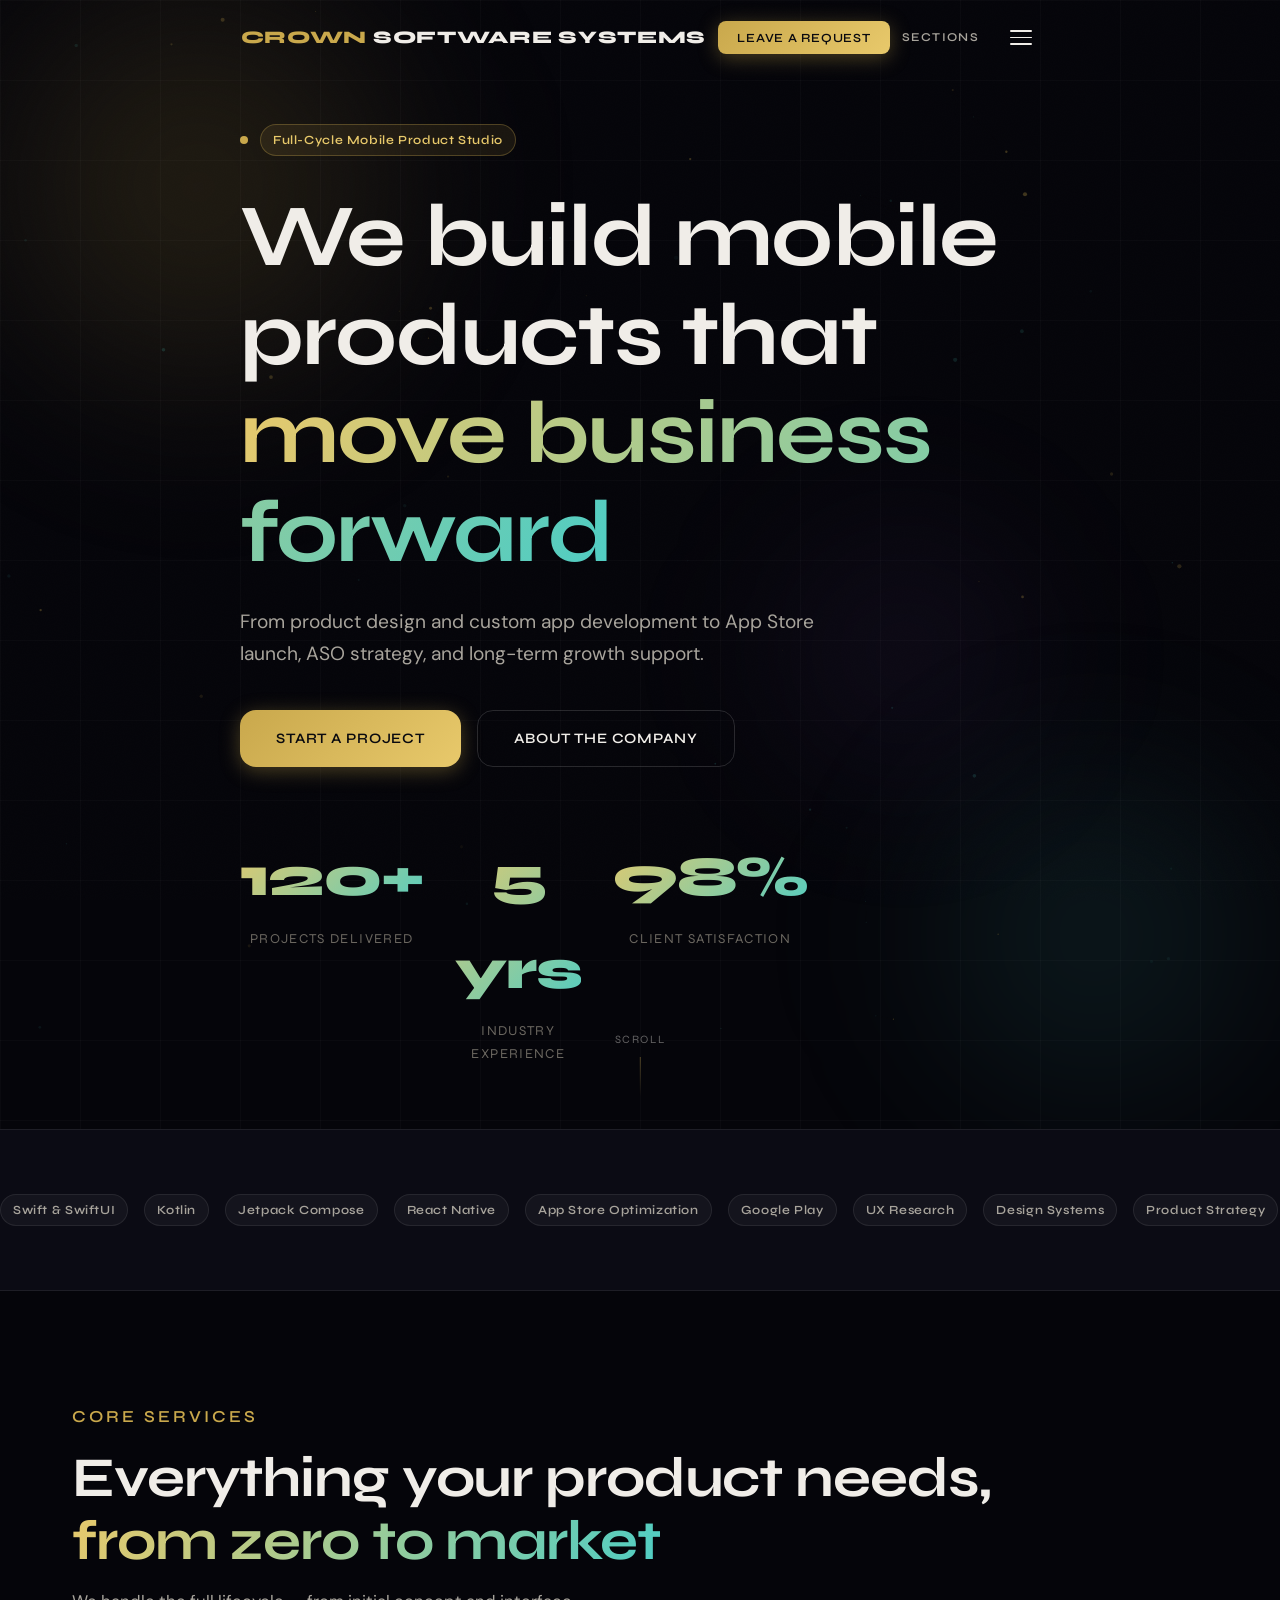
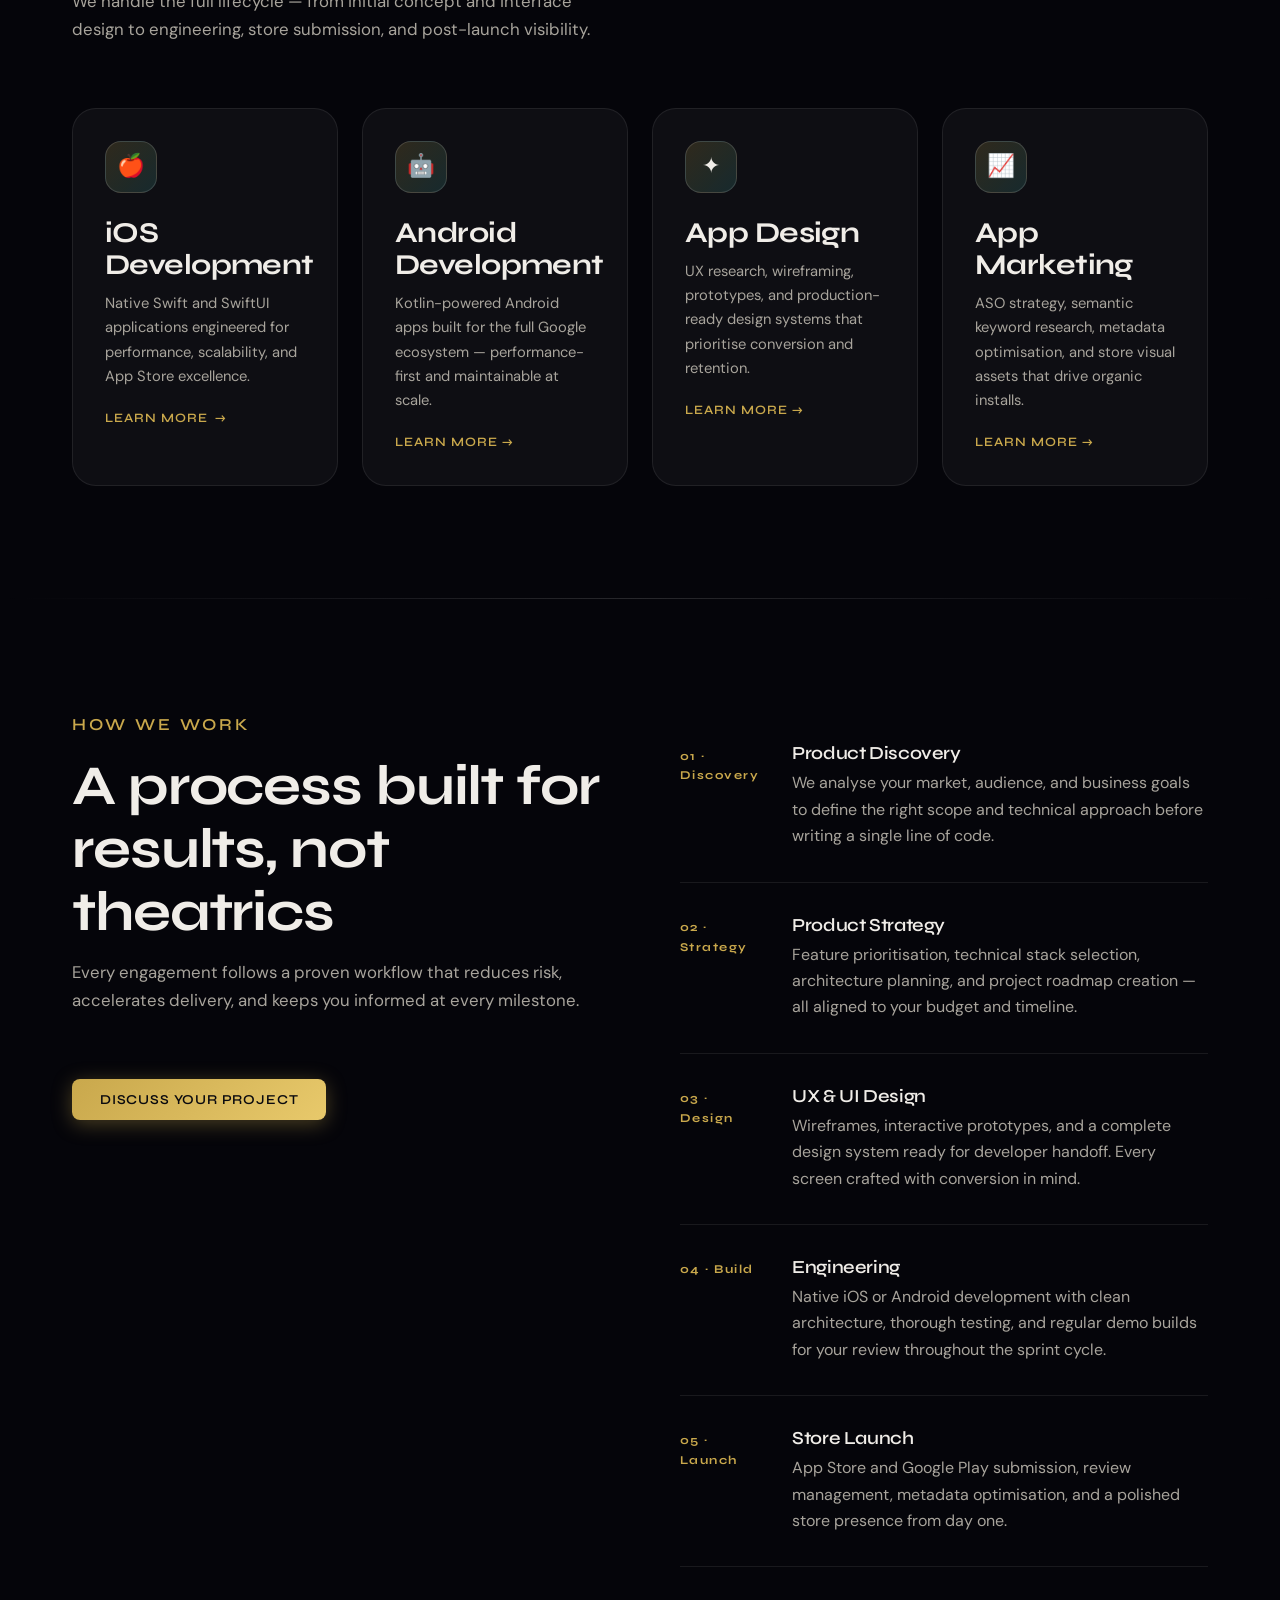
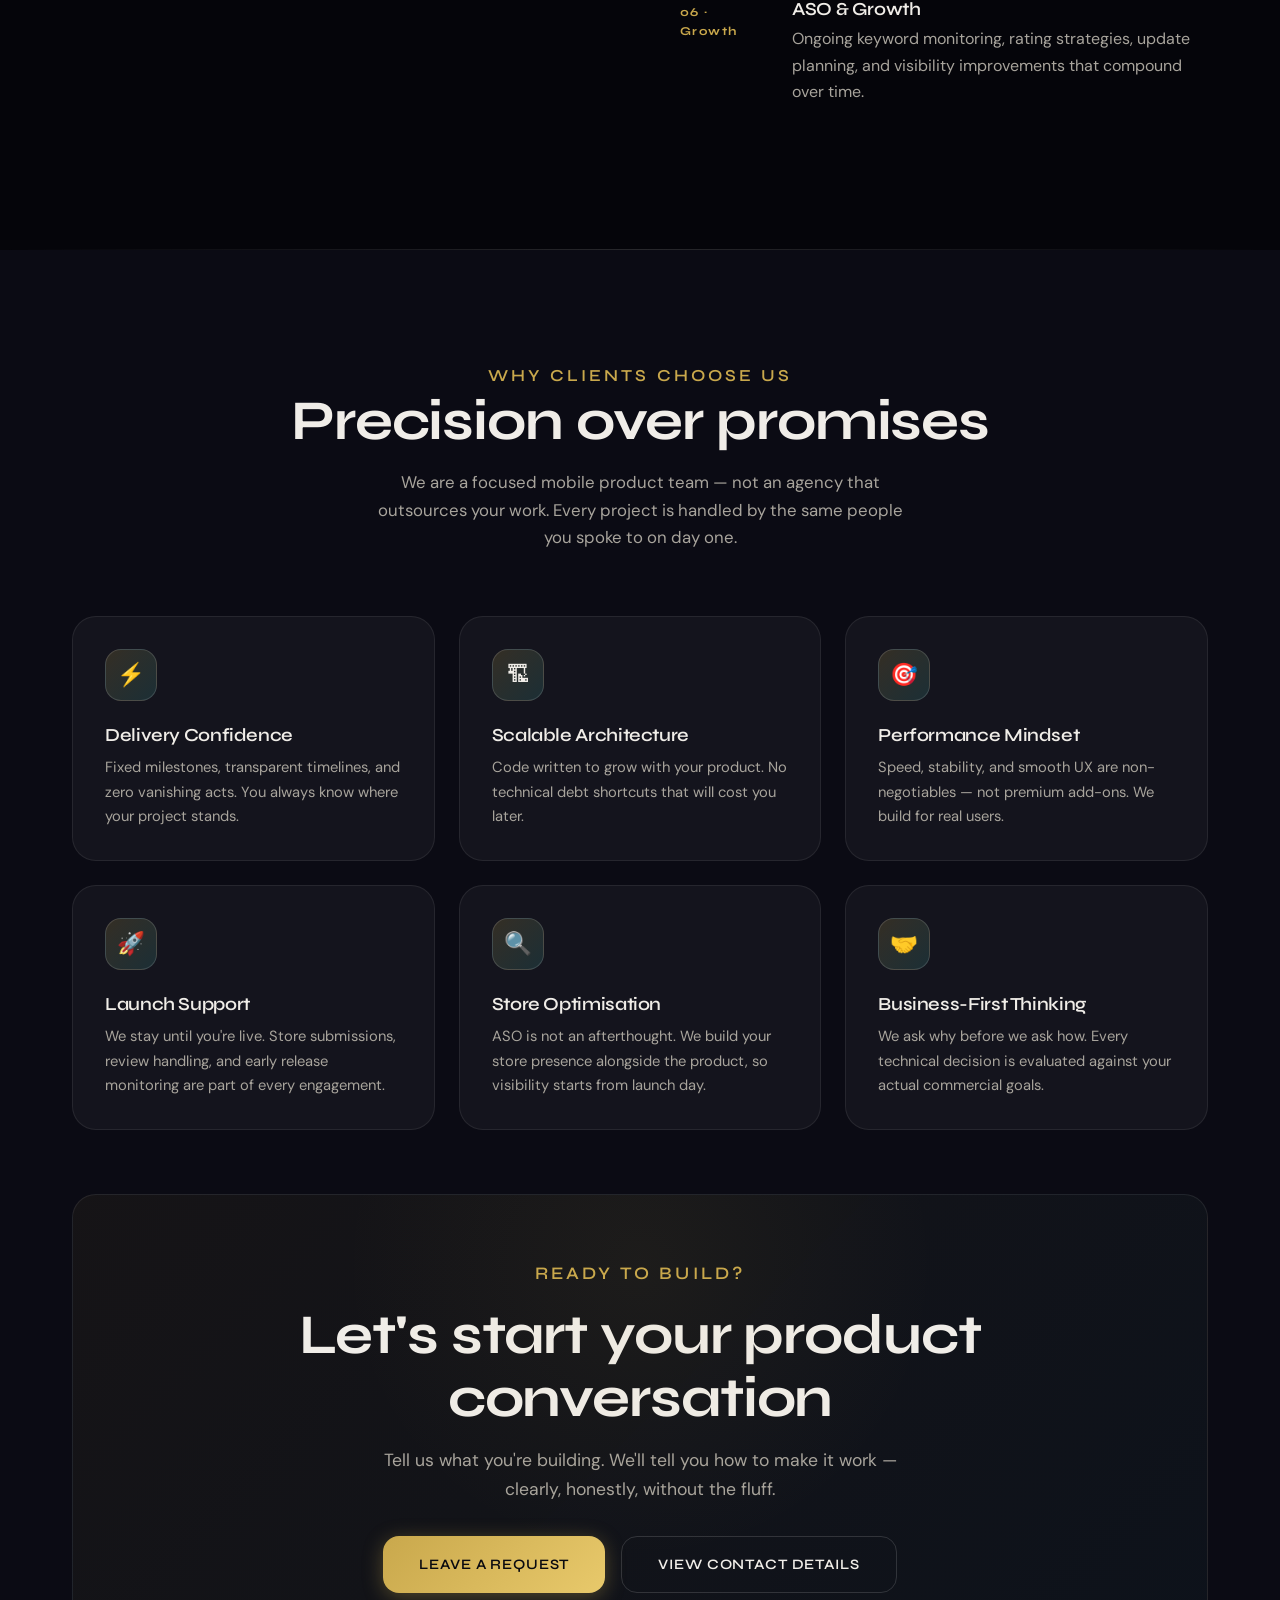
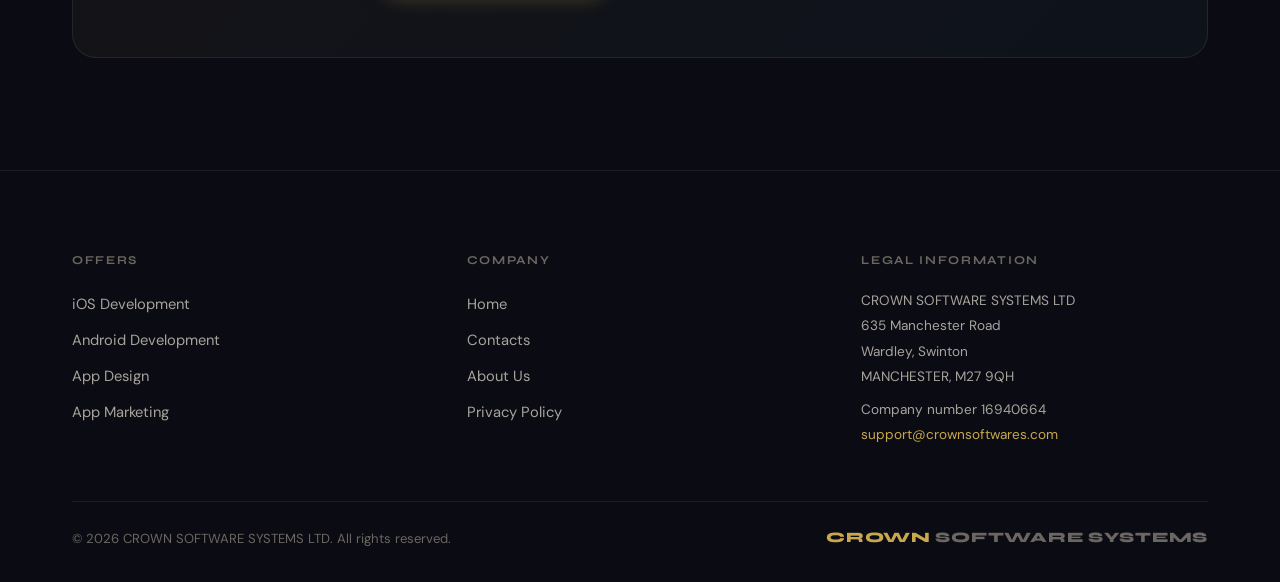
<file: index.html>
<!DOCTYPE html>
<html lang="en">
<head>
  <meta charset="UTF-8"/>
  <meta name="viewport" content="width=device-width, initial-scale=1.0"/>
  <title>Crown Software Systems — Custom Mobile App Development</title>
  <meta name="description" content="Crown Software Systems builds premium custom iOS and Android applications. From product design to App Store launch, growth support, and ASO."/>
  <meta property="og:title" content="Crown Software Systems"/>
  <meta property="og:description" content="We build mobile products that move business forward."/>
  <meta property="og:type" content="website"/>
  <meta property="og:url" content="https://crownsoftwares.com/"/>
  <meta property="og:image" content="./assets/images/og-image.jpg"/>
  <link rel="icon" href="./assets/images/logo.svg" type="image/svg+xml"/>
  <link rel="stylesheet" href="./assets/css/main.css"/>
  <link rel="stylesheet" href="./assets/css/animations.css"/>
</head>
<body>

<!-- ══════════════ HEADER ══════════════ -->
<header class="header" role="banner">
  <div class="container">
    <div class="header__inner">
      <a href="./" class="header__logo"><span>CROWN</span> SOFTWARE SYSTEMS</a>
      <div class="header__center">
        <button class="btn btn-primary btn-sm" data-modal="request" aria-label="Leave a request">Leave a Request</button>
      </div>
      <div class="header__right">
        <span class="header__sections-label">Sections</span>
        <button class="burger" aria-label="Open navigation menu" aria-expanded="false">
          <span class="burger__line"></span>
          <span class="burger__line"></span>
          <span class="burger__line"></span>
        </button>
      </div>
    </div>
  </div>
</header>

<!-- ══════════════ NAV OVERLAY ══════════════ -->
<nav class="nav-overlay" role="navigation" aria-label="Main navigation">
  <div class="nav-overlay__inner">
    <ul class="nav-overlay__list">
      <li class="nav-overlay__item"><a href="./" class="nav-overlay__link" data-page="home">Home</a></li>
      <li class="nav-overlay__item"><a href="./ios/" class="nav-overlay__link">iOS Development</a></li>
      <li class="nav-overlay__item"><a href="./android/" class="nav-overlay__link">Android Development</a></li>
      <li class="nav-overlay__item"><a href="./design/" class="nav-overlay__link">App Design</a></li>
      <li class="nav-overlay__item"><a href="./aso/" class="nav-overlay__link">App Marketing</a></li>
      <li class="nav-overlay__item"><a href="./about/" class="nav-overlay__link">About Us</a></li>
      <li class="nav-overlay__item"><a href="./contacts/" class="nav-overlay__link">Contacts</a></li>
    </ul>
    <div class="nav-overlay__cta">
      <button class="btn btn-primary btn-lg" data-modal="request">Leave a Request</button>
    </div>
  </div>
</nav>

<!-- ══════════════ HERO ══════════════ -->
<section class="hero" style="min-height:100vh;display:flex;align-items:center;position:relative;overflow:hidden;padding-top:var(--header-h);">
  <!-- Blobs -->
  <div class="blob blob-1" style="top:-10%;left:-8%;"></div>
  <div class="blob blob-2" style="bottom:-5%;right:-5%;"></div>
  <div class="blob blob-3" style="top:40%;left:55%;"></div>
  <!-- Grid bg -->
  <div class="grid-bg"></div>
  <!-- Particle canvas -->
  <canvas id="hero-canvas" style="position:absolute;inset:0;width:100%;height:100%;"></canvas>

  <div class="container" style="position:relative;z-index:2;padding-top:3rem;padding-bottom:4rem;">
    <div style="max-width:800px;">
      <div class="hero-anim-1" style="display:flex;align-items:center;gap:0.75rem;margin-bottom:2rem;">
        <span class="dot-live"></span>
        <span class="badge badge-gold">Full-Cycle Mobile Product Studio</span>
      </div>
      <h1 class="hero-anim-2" style="margin-bottom:1.5rem;">
        We build mobile products that<br/>
        <span class="text-gradient">move business forward</span>
      </h1>
      <p class="hero-anim-3" style="font-size:1.2rem;max-width:580px;margin-bottom:2.5rem;color:var(--text2);">
        From product design and custom app development to App Store launch, ASO strategy, and long-term growth support.
      </p>
      <div class="hero-anim-4" style="display:flex;gap:1rem;flex-wrap:wrap;margin-bottom:4rem;">
        <button class="btn btn-primary btn-lg" data-modal="request">Start a Project</button>
        <a href="./about/" class="btn btn-outline btn-lg">About the Company</a>
      </div>

      <!-- Stats -->
      <div class="hero-anim-5" style="display:grid;grid-template-columns:repeat(3,1fr);gap:2rem;max-width:500px;">
        <div class="stat">
          <div class="stat__num" data-counter data-target="120" data-suffix="+">0</div>
          <div class="stat__label">Projects Delivered</div>
        </div>
        <div class="stat">
          <div class="stat__num" data-counter data-target="5" data-suffix=" yrs">0</div>
          <div class="stat__label">Industry Experience</div>
        </div>
        <div class="stat">
          <div class="stat__num" data-counter data-target="98" data-suffix="%">0</div>
          <div class="stat__label">Client Satisfaction</div>
        </div>
      </div>
    </div>
  </div>

  <!-- Scroll hint -->
  <div style="position:absolute;bottom:2rem;left:50%;transform:translateX(-50%);text-align:center;opacity:0.4;">
    <div style="font-size:0.7rem;font-family:var(--ff-display);letter-spacing:0.14em;text-transform:uppercase;margin-bottom:0.5rem;">Scroll</div>
    <div style="width:1px;height:40px;background:linear-gradient(to bottom,var(--gold),transparent);margin:0 auto;"></div>
  </div>
</section>

<!-- ══════════════ BADGE TRACK ══════════════ -->
<section class="section-sm" style="background:var(--bg2);border-top:1px solid var(--border);border-bottom:1px solid var(--border);overflow:hidden;">
  <div class="badge-track">
    <div class="badge-track-inner">
      <span class="badge">Swift &amp; SwiftUI</span>
      <span class="badge">Kotlin</span>
      <span class="badge">Jetpack Compose</span>
      <span class="badge">React Native</span>
      <span class="badge">App Store Optimization</span>
      <span class="badge">Google Play</span>
      <span class="badge">UX Research</span>
      <span class="badge">Design Systems</span>
      <span class="badge">Product Strategy</span>
      <span class="badge">Growth Support</span>
      <span class="badge">Swift &amp; SwiftUI</span>
      <span class="badge">Kotlin</span>
      <span class="badge">Jetpack Compose</span>
      <span class="badge">React Native</span>
      <span class="badge">App Store Optimization</span>
      <span class="badge">Google Play</span>
      <span class="badge">UX Research</span>
      <span class="badge">Design Systems</span>
      <span class="badge">Product Strategy</span>
      <span class="badge">Growth Support</span>
    </div>
  </div>
</section>

<!-- ══════════════ SERVICES ══════════════ -->
<section class="section" style="background:var(--bg);">
  <div class="container">
    <div class="section-head reveal">
      <p class="label">Core Services</p>
      <h2>Everything your product needs,<br/><span class="text-gradient">from zero to market</span></h2>
      <p>We handle the full lifecycle — from initial concept and interface design to engineering, store submission, and post-launch visibility.</p>
    </div>

    <div class="grid-4">
      <a href="./ios/" class="card card-tilt reveal delay-1" style="display:block;">
        <div class="card__icon">🍎</div>
        <h3>iOS Development</h3>
        <p>Native Swift and SwiftUI applications engineered for performance, scalability, and App Store excellence.</p>
        <div style="margin-top:1.25rem;display:flex;align-items:center;gap:0.4rem;font-size:0.8rem;font-family:var(--ff-display);font-weight:600;color:var(--gold);text-transform:uppercase;letter-spacing:0.08em;">
          Learn more <span style="transition:transform 0.2s;">→</span>
        </div>
      </a>
      <a href="./android/" class="card card-tilt reveal delay-2" style="display:block;">
        <div class="card__icon">🤖</div>
        <h3>Android Development</h3>
        <p>Kotlin-powered Android apps built for the full Google ecosystem — performance-first and maintainable at scale.</p>
        <div style="margin-top:1.25rem;display:flex;align-items:center;gap:0.4rem;font-size:0.8rem;font-family:var(--ff-display);font-weight:600;color:var(--gold);text-transform:uppercase;letter-spacing:0.08em;">
          Learn more →
        </div>
      </a>
      <a href="./design/" class="card card-tilt reveal delay-3" style="display:block;">
        <div class="card__icon">✦</div>
        <h3>App Design</h3>
        <p>UX research, wireframing, prototypes, and production-ready design systems that prioritise conversion and retention.</p>
        <div style="margin-top:1.25rem;display:flex;align-items:center;gap:0.4rem;font-size:0.8rem;font-family:var(--ff-display);font-weight:600;color:var(--gold);text-transform:uppercase;letter-spacing:0.08em;">
          Learn more →
        </div>
      </a>
      <a href="./aso/" class="card card-tilt reveal delay-4" style="display:block;">
        <div class="card__icon">📈</div>
        <h3>App Marketing</h3>
        <p>ASO strategy, semantic keyword research, metadata optimisation, and store visual assets that drive organic installs.</p>
        <div style="margin-top:1.25rem;display:flex;align-items:center;gap:0.4rem;font-size:0.8rem;font-family:var(--ff-display);font-weight:600;color:var(--gold);text-transform:uppercase;letter-spacing:0.08em;">
          Learn more →
        </div>
      </a>
    </div>
  </div>
</section>

<div class="divider"></div>

<!-- ══════════════ PROCESS ══════════════ -->
<section class="section" style="background:var(--bg);">
  <div class="container">
    <div style="display:grid;grid-template-columns:1fr 1fr;gap:5rem;align-items:start;">
      <div>
        <div class="section-head reveal">
          <p class="label">How We Work</p>
          <h2>A process built for<br/>results, not theatrics</h2>
          <p>Every engagement follows a proven workflow that reduces risk, accelerates delivery, and keeps you informed at every milestone.</p>
        </div>
        <div class="reveal mt-2">
          <button class="btn btn-primary" data-modal="request">Discuss Your Project</button>
        </div>
      </div>
      <div class="steps">
        <div class="step reveal delay-1">
          <div class="step__num">01 · Discovery</div>
          <div class="step__content">
            <h4>Product Discovery</h4>
            <p>We analyse your market, audience, and business goals to define the right scope and technical approach before writing a single line of code.</p>
          </div>
        </div>
        <div class="step reveal delay-2">
          <div class="step__num">02 · Strategy</div>
          <div class="step__content">
            <h4>Product Strategy</h4>
            <p>Feature prioritisation, technical stack selection, architecture planning, and project roadmap creation — all aligned to your budget and timeline.</p>
          </div>
        </div>
        <div class="step reveal delay-3">
          <div class="step__num">03 · Design</div>
          <div class="step__content">
            <h4>UX &amp; UI Design</h4>
            <p>Wireframes, interactive prototypes, and a complete design system ready for developer handoff. Every screen crafted with conversion in mind.</p>
          </div>
        </div>
        <div class="step reveal delay-4">
          <div class="step__num">04 · Build</div>
          <div class="step__content">
            <h4>Engineering</h4>
            <p>Native iOS or Android development with clean architecture, thorough testing, and regular demo builds for your review throughout the sprint cycle.</p>
          </div>
        </div>
        <div class="step reveal delay-5">
          <div class="step__num">05 · Launch</div>
          <div class="step__content">
            <h4>Store Launch</h4>
            <p>App Store and Google Play submission, review management, metadata optimisation, and a polished store presence from day one.</p>
          </div>
        </div>
        <div class="step reveal delay-6">
          <div class="step__num">06 · Growth</div>
          <div class="step__content">
            <h4>ASO &amp; Growth</h4>
            <p>Ongoing keyword monitoring, rating strategies, update planning, and visibility improvements that compound over time.</p>
          </div>
        </div>
      </div>
    </div>
  </div>
</section>

<div class="divider"></div>

<!-- ══════════════ WHY US ══════════════ -->
<section class="section" style="background:var(--bg2);">
  <div class="container">
    <div class="section-head center reveal">
      <p class="label">Why Clients Choose Us</p>
      <h2>Precision over promises</h2>
      <p>We are a focused mobile product team — not an agency that outsources your work. Every project is handled by the same people you spoke to on day one.</p>
    </div>

    <div class="grid-3" style="margin-bottom:4rem;">
      <div class="card reveal delay-1">
        <div class="card__icon">⚡</div>
        <h4>Delivery Confidence</h4>
        <p>Fixed milestones, transparent timelines, and zero vanishing acts. You always know where your project stands.</p>
      </div>
      <div class="card reveal delay-2">
        <div class="card__icon">🏗</div>
        <h4>Scalable Architecture</h4>
        <p>Code written to grow with your product. No technical debt shortcuts that will cost you later.</p>
      </div>
      <div class="card reveal delay-3">
        <div class="card__icon">🎯</div>
        <h4>Performance Mindset</h4>
        <p>Speed, stability, and smooth UX are non-negotiables — not premium add-ons. We build for real users.</p>
      </div>
      <div class="card reveal delay-1">
        <div class="card__icon">🚀</div>
        <h4>Launch Support</h4>
        <p>We stay until you're live. Store submissions, review handling, and early release monitoring are part of every engagement.</p>
      </div>
      <div class="card reveal delay-2">
        <div class="card__icon">🔍</div>
        <h4>Store Optimisation</h4>
        <p>ASO is not an afterthought. We build your store presence alongside the product, so visibility starts from launch day.</p>
      </div>
      <div class="card reveal delay-3">
        <div class="card__icon">🤝</div>
        <h4>Business-First Thinking</h4>
        <p>We ask why before we ask how. Every technical decision is evaluated against your actual commercial goals.</p>
      </div>
    </div>

    <!-- CTA Block -->
    <div class="cta-block reveal">
      <p class="label" style="margin-bottom:1rem;">Ready to build?</p>
      <h2>Let's start your product conversation</h2>
      <p>Tell us what you're building. We'll tell you how to make it work — clearly, honestly, without the fluff.</p>
      <div class="btn-group">
        <button class="btn btn-primary btn-lg" data-modal="request">Leave a Request</button>
        <a href="./contacts/" class="btn btn-outline btn-lg">View Contact Details</a>
      </div>
    </div>
  </div>
</section>

<!-- ══════════════ FOOTER ══════════════ -->
<footer class="footer reveal" role="contentinfo">
  <div class="container">
    <div class="footer__grid">
      <div>
        <p class="footer__col-title">Offers</p>
        <ul class="footer__links">
          <li><a href="./ios/" class="footer__link">iOS Development</a></li>
          <li><a href="./android/" class="footer__link">Android Development</a></li>
          <li><a href="./design/" class="footer__link">App Design</a></li>
          <li><a href="./aso/" class="footer__link">App Marketing</a></li>
        </ul>
      </div>
      <div>
        <p class="footer__col-title">Company</p>
        <ul class="footer__links">
          <li><a href="./" class="footer__link">Home</a></li>
          <li><a href="./contacts/" class="footer__link">Contacts</a></li>
          <li><a href="./about/" class="footer__link">About Us</a></li>
          <li><a href="./policy/" class="footer__link">Privacy Policy</a></li>
        </ul>
      </div>
      <div>
        <p class="footer__col-title">Legal Information</p>
        <div class="footer__legal">
          <p>CROWN SOFTWARE SYSTEMS LTD</p>
          <p>635 Manchester Road</p>
          <p>Wardley, Swinton</p>
          <p>MANCHESTER, M27 9QH</p>
          <p style="margin-top:0.5rem;">Company number 16940664</p>
          <p><a href="mailto:support@crownsoftwares.com">support@crownsoftwares.com</a></p>
        </div>
      </div>
    </div>
    <div class="footer__bottom">
      <p class="footer__copy">© 2026 CROWN SOFTWARE SYSTEMS LTD. All rights reserved.</p>
      <span class="footer__logo-text"><span>CROWN</span> SOFTWARE SYSTEMS</span>
    </div>
  </div>
</footer>

<!-- ══════════════ MODAL ══════════════ -->
<div class="modal-overlay" role="dialog" aria-modal="true" aria-labelledby="modal-title">
  <div class="modal">
    <button class="modal__close" aria-label="Close modal">✕</button>
    <p class="label">Get in Touch</p>
    <h3 id="modal-title">Leave a Request</h3>
    <div class="modal-form-body">
      <form class="modal-form" novalidate style="margin-top:1.5rem;">
        <div class="form-group">
          <label class="form-label" for="modal-name">Name</label>
          <input class="form-input" type="text" id="modal-name" name="name" placeholder="Your full name" autocomplete="name"/>
        </div>
        <div class="form-group">
          <label class="form-label" for="modal-company">Company</label>
          <input class="form-input" type="text" id="modal-company" name="company" placeholder="Company name (optional)" autocomplete="organization"/>
        </div>
        <div class="form-group">
          <label class="form-label" for="modal-email">Email</label>
          <input class="form-input" type="email" id="modal-email" name="email" placeholder="your@email.com" autocomplete="email"/>
        </div>
        <div class="form-group">
          <label class="form-label" for="modal-comment">Comment</label>
          <textarea class="form-input" id="modal-comment" name="comment" placeholder="Tell us about your project…"></textarea>
        </div>
        <button type="submit" class="btn btn-primary modal-submit" style="width:100%;justify-content:center;">Send Request</button>
        <p class="form-consent">By clicking "Send Request", you agree to the processing of personal data in accordance with the <a href="./policy/">Privacy Policy</a>.</p>
      </form>
    </div>
    <div class="modal__success">
      <div class="success-icon">✦</div>
      <h4>Request Received</h4>
      <p style="color:var(--text2);font-size:0.92rem;margin-top:0.5rem;">Thank you. We will review your request and reach out within one business day.</p>
    </div>
  </div>
</div>

<script src="./assets/js/main.js"></script>
<script src="./assets/js/modal.js"></script>
<script src="./assets/js/animations.js"></script>
</body>
</html>
</file>
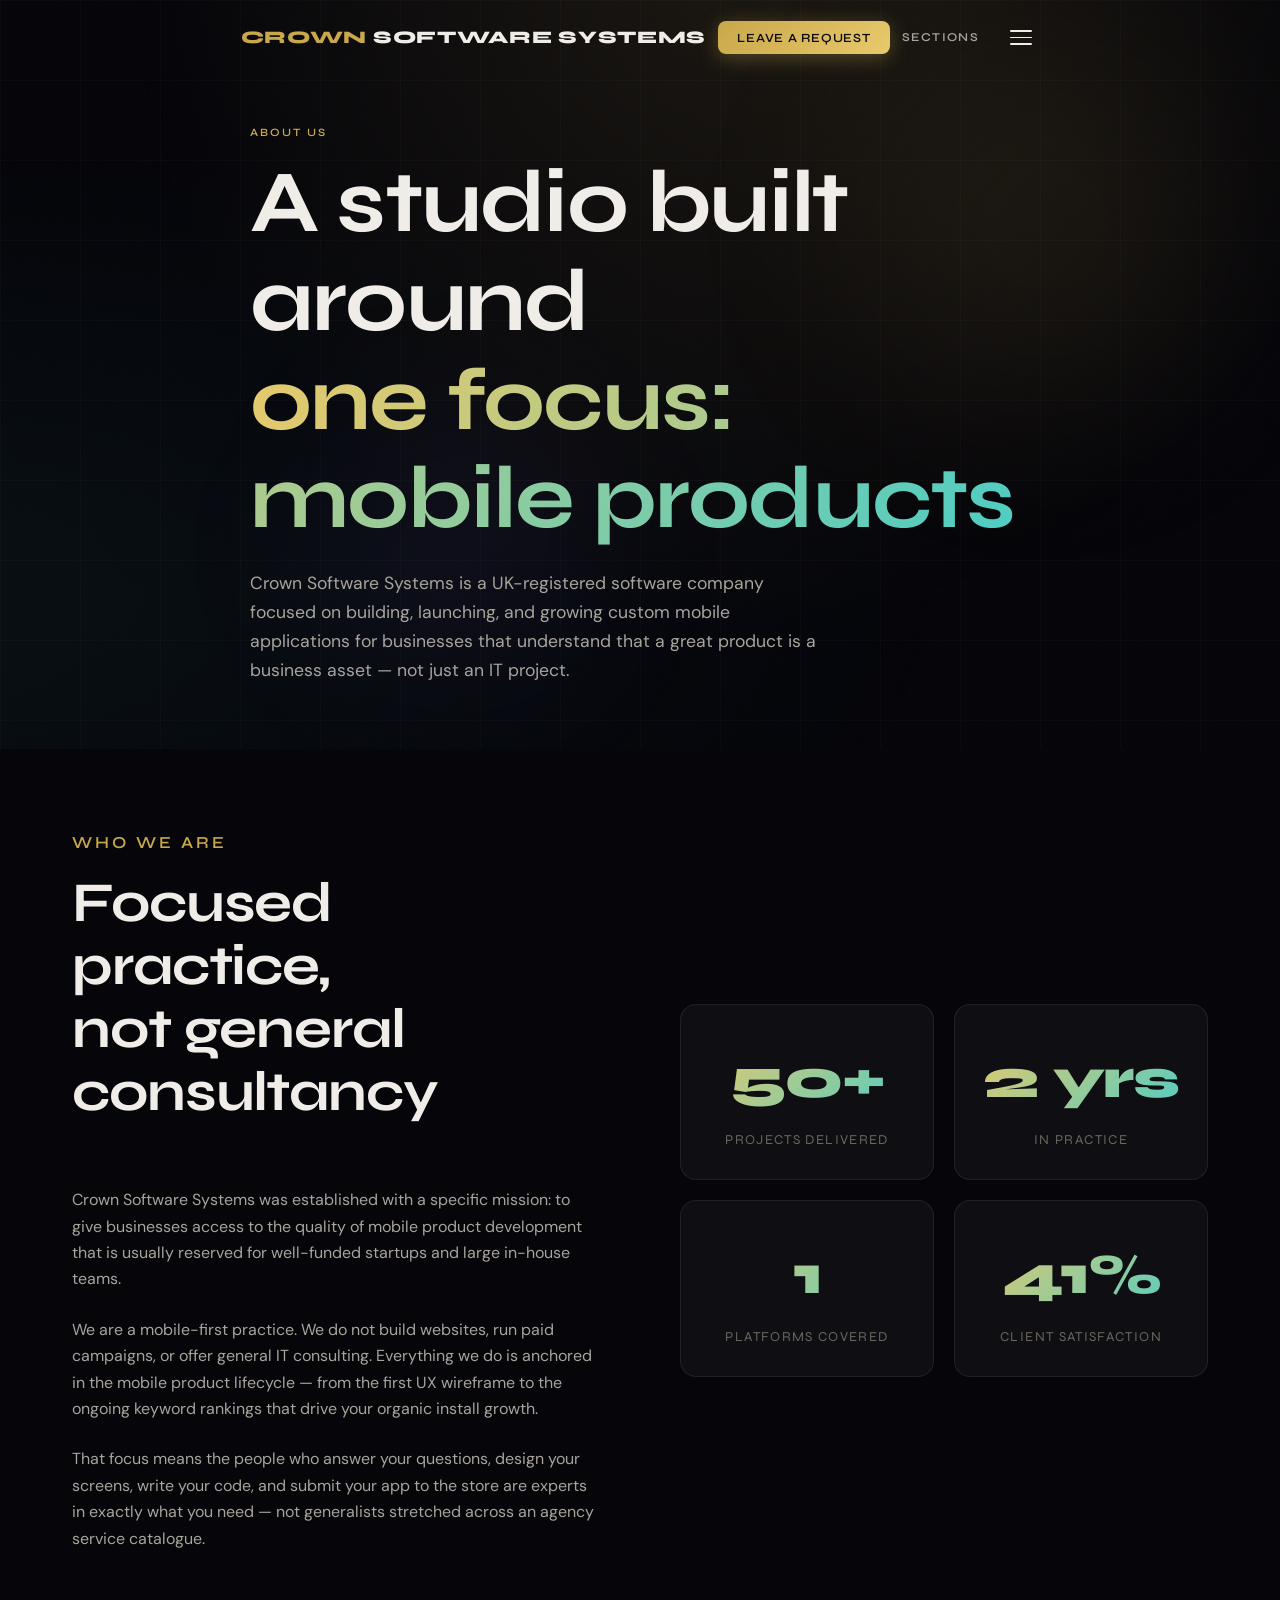
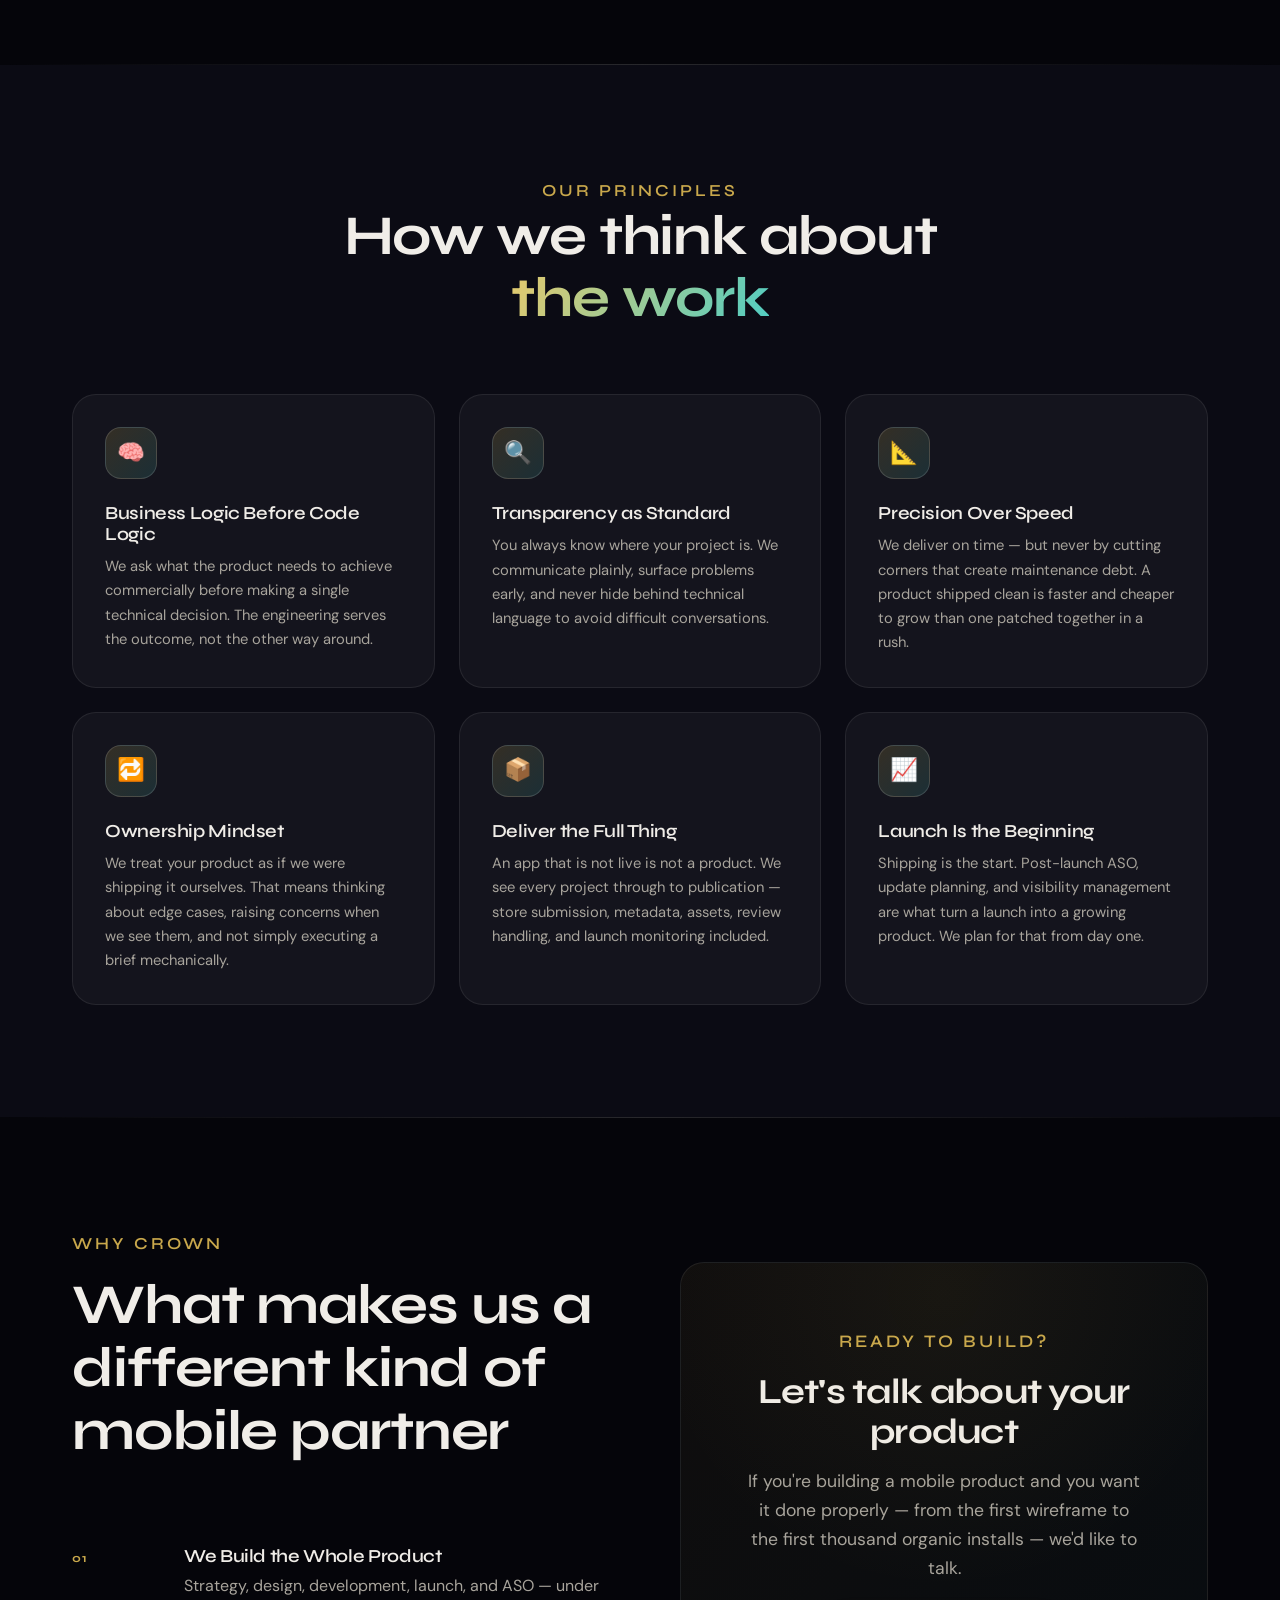
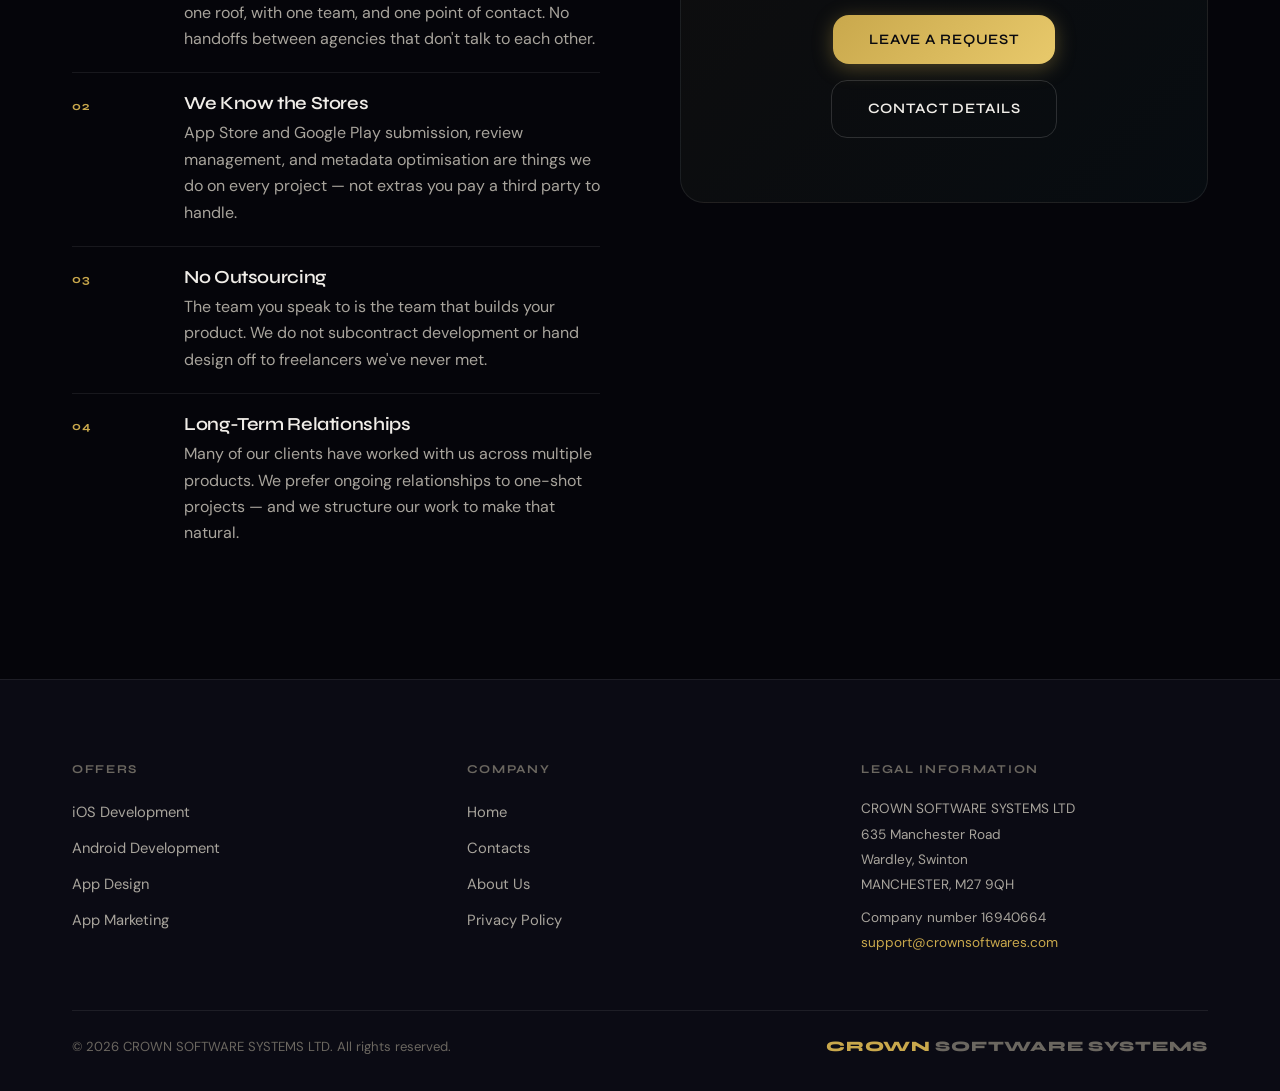
<file: about/index.html>
<!DOCTYPE html>
<html lang="en">
<head>
  <meta charset="UTF-8"/>
  <meta name="viewport" content="width=device-width, initial-scale=1.0"/>
  <title>About Crown Software Systems — Who We Are</title>
  <meta name="description" content="Crown Software Systems is a UK-based mobile product studio building custom iOS and Android applications for businesses that want products that work."/>
  <meta property="og:title" content="About Crown Software Systems"/>
  <meta property="og:description" content="A focused mobile product studio. Custom iOS and Android apps, design, and ASO for businesses that take their products seriously."/>
  <meta property="og:type" content="website"/>
  <link rel="icon" href="../assets/images/logo.svg" type="image/svg+xml"/>
  <link rel="stylesheet" href="../assets/css/main.css"/>
  <link rel="stylesheet" href="../assets/css/animations.css"/>
</head>
<body>

<header class="header" role="banner">
  <div class="container">
    <div class="header__inner">
      <a href="../" class="header__logo"><span>CROWN</span> SOFTWARE SYSTEMS</a>
      <div class="header__center"><button class="btn btn-primary btn-sm" data-modal="request">Leave a Request</button></div>
      <div class="header__right">
        <span class="header__sections-label">Sections</span>
        <button class="burger" aria-label="Open navigation menu"><span class="burger__line"></span><span class="burger__line"></span><span class="burger__line"></span></button>
      </div>
    </div>
  </div>
</header>

<nav class="nav-overlay" role="navigation">
  <div class="nav-overlay__inner">
    <ul class="nav-overlay__list">
      <li class="nav-overlay__item"><a href="../" class="nav-overlay__link" data-page="home">Home</a></li>
      <li class="nav-overlay__item"><a href="../ios/" class="nav-overlay__link">iOS Development</a></li>
      <li class="nav-overlay__item"><a href="../android/" class="nav-overlay__link">Android Development</a></li>
      <li class="nav-overlay__item"><a href="../design/" class="nav-overlay__link">App Design</a></li>
      <li class="nav-overlay__item"><a href="../aso/" class="nav-overlay__link">App Marketing</a></li>
      <li class="nav-overlay__item"><a href="../about/" class="nav-overlay__link active">About Us</a></li>
      <li class="nav-overlay__item"><a href="../contacts/" class="nav-overlay__link">Contacts</a></li>
    </ul>
    <div class="nav-overlay__cta"><button class="btn btn-primary btn-lg" data-modal="request">Leave a Request</button></div>
  </div>
</nav>

<section class="page-hero">
  <div class="blob blob-1" style="top:-10%;right:-5%;opacity:0.5;"></div>
  <div class="blob blob-3" style="bottom:0;left:20%;"></div>
  <div class="grid-bg"></div>
  <div class="container" style="position:relative;z-index:2;">
    <p class="label hero-anim-1">About Us</p>
    <h1 class="hero-anim-2" style="max-width:780px;margin-top:0.75rem;margin-bottom:1.25rem;">A studio built around<br/><span class="text-gradient">one focus: mobile products</span></h1>
    <p class="hero-anim-3" style="max-width:580px;font-size:1.1rem;">Crown Software Systems is a UK-registered software company focused on building, launching, and growing custom mobile applications for businesses that understand that a great product is a business asset — not just an IT project.</p>
  </div>
</section>

<!-- STORY / MISSION -->
<section class="section" style="padding-top:5rem;">
  <div class="container">
    <div style="display:grid;grid-template-columns:1fr 1fr;gap:5rem;align-items:center;">
      <div>
        <div class="section-head reveal">
          <p class="label">Who We Are</p>
          <h2>Focused practice,<br/>not general consultancy</h2>
        </div>
        <div style="display:flex;flex-direction:column;gap:1.5rem;" class="reveal">
          <p>Crown Software Systems was established with a specific mission: to give businesses access to the quality of mobile product development that is usually reserved for well-funded startups and large in-house teams.</p>
          <p>We are a mobile-first practice. We do not build websites, run paid campaigns, or offer general IT consulting. Everything we do is anchored in the mobile product lifecycle — from the first UX wireframe to the ongoing keyword rankings that drive your organic install growth.</p>
          <p>That focus means the people who answer your questions, design your screens, write your code, and submit your app to the store are experts in exactly what you need — not generalists stretched across an agency service catalogue.</p>
        </div>
      </div>
      <div class="reveal delay-2">
        <div style="display:grid;grid-template-columns:1fr 1fr;gap:1.25rem;">
          <div class="stat" style="background:var(--surface);border:1px solid var(--border);border-radius:var(--r2);padding:1.75rem;text-align:center;">
            <div class="stat__num" data-counter data-target="120" data-suffix="+">0</div>
            <div class="stat__label">Projects Delivered</div>
          </div>
          <div class="stat" style="background:var(--surface);border:1px solid var(--border);border-radius:var(--r2);padding:1.75rem;text-align:center;">
            <div class="stat__num" data-counter data-target="5" data-suffix=" yrs">0</div>
            <div class="stat__label">In Practice</div>
          </div>
          <div class="stat" style="background:var(--surface);border:1px solid var(--border);border-radius:var(--r2);padding:1.75rem;text-align:center;">
            <div class="stat__num" data-counter data-target="2">0</div>
            <div class="stat__label">Platforms Covered</div>
          </div>
          <div class="stat" style="background:var(--surface);border:1px solid var(--border);border-radius:var(--r2);padding:1.75rem;text-align:center;">
            <div class="stat__num" data-counter data-target="98" data-suffix="%">0</div>
            <div class="stat__label">Client Satisfaction</div>
          </div>
        </div>
      </div>
    </div>
  </div>
</section>

<div class="divider"></div>

<!-- PRINCIPLES -->
<section class="section" style="background:var(--bg2);">
  <div class="container">
    <div class="section-head center reveal">
      <p class="label">Our Principles</p>
      <h2>How we think about<br/><span class="text-gradient">the work</span></h2>
    </div>
    <div class="grid-3">
      <div class="card reveal delay-1">
        <div class="card__icon">🧠</div>
        <h4>Business Logic Before Code Logic</h4>
        <p>We ask what the product needs to achieve commercially before making a single technical decision. The engineering serves the outcome, not the other way around.</p>
      </div>
      <div class="card reveal delay-2">
        <div class="card__icon">🔍</div>
        <h4>Transparency as Standard</h4>
        <p>You always know where your project is. We communicate plainly, surface problems early, and never hide behind technical language to avoid difficult conversations.</p>
      </div>
      <div class="card reveal delay-3">
        <div class="card__icon">📐</div>
        <h4>Precision Over Speed</h4>
        <p>We deliver on time — but never by cutting corners that create maintenance debt. A product shipped clean is faster and cheaper to grow than one patched together in a rush.</p>
      </div>
      <div class="card reveal delay-1">
        <div class="card__icon">🔁</div>
        <h4>Ownership Mindset</h4>
        <p>We treat your product as if we were shipping it ourselves. That means thinking about edge cases, raising concerns when we see them, and not simply executing a brief mechanically.</p>
      </div>
      <div class="card reveal delay-2">
        <div class="card__icon">📦</div>
        <h4>Deliver the Full Thing</h4>
        <p>An app that is not live is not a product. We see every project through to publication — store submission, metadata, assets, review handling, and launch monitoring included.</p>
      </div>
      <div class="card reveal delay-3">
        <div class="card__icon">📈</div>
        <h4>Launch Is the Beginning</h4>
        <p>Shipping is the start. Post-launch ASO, update planning, and visibility management are what turn a launch into a growing product. We plan for that from day one.</p>
      </div>
    </div>
  </div>
</section>

<div class="divider"></div>

<!-- WHAT MAKES US DIFFERENT -->
<section class="section">
  <div class="container">
    <div style="display:grid;grid-template-columns:1fr 1fr;gap:5rem;align-items:start;">
      <div>
        <div class="section-head reveal">
          <p class="label">Why Crown</p>
          <h2>What makes us a different kind of mobile partner</h2>
        </div>
        <div class="steps reveal">
          <div class="step" style="padding:1.25rem 0;">
            <div class="step__num">01</div>
            <div class="step__content"><h4>We Build the Whole Product</h4><p>Strategy, design, development, launch, and ASO — under one roof, with one team, and one point of contact. No handoffs between agencies that don't talk to each other.</p></div>
          </div>
          <div class="step" style="padding:1.25rem 0;">
            <div class="step__num">02</div>
            <div class="step__content"><h4>We Know the Stores</h4><p>App Store and Google Play submission, review management, and metadata optimisation are things we do on every project — not extras you pay a third party to handle.</p></div>
          </div>
          <div class="step" style="padding:1.25rem 0;">
            <div class="step__num">03</div>
            <div class="step__content"><h4>No Outsourcing</h4><p>The team you speak to is the team that builds your product. We do not subcontract development or hand design off to freelancers we've never met.</p></div>
          </div>
          <div class="step" style="padding:1.25rem 0;border:none;">
            <div class="step__num">04</div>
            <div class="step__content"><h4>Long-Term Relationships</h4><p>Many of our clients have worked with us across multiple products. We prefer ongoing relationships to one-shot projects — and we structure our work to make that natural.</p></div>
          </div>
        </div>
      </div>
      <div class="reveal delay-2">
        <div class="cta-block" style="margin-top:2rem;">
          <p class="label" style="margin-bottom:1rem;">Ready to build?</p>
          <h2 style="font-size:clamp(1.6rem,3vw,2.2rem);">Let's talk about your product</h2>
          <p>If you're building a mobile product and you want it done properly — from the first wireframe to the first thousand organic installs — we'd like to talk.</p>
          <div class="btn-group" style="margin-top:1.5rem;">
            <button class="btn btn-primary btn-lg" data-modal="request">Leave a Request</button>
            <a href="../contacts/" class="btn btn-outline btn-lg">Contact Details</a>
          </div>
        </div>
      </div>
    </div>
  </div>
</section>

<footer class="footer" role="contentinfo">
  <div class="container">
    <div class="footer__grid">
      <div><p class="footer__col-title">Offers</p><ul class="footer__links"><li><a href="../ios/" class="footer__link">iOS Development</a></li><li><a href="../android/" class="footer__link">Android Development</a></li><li><a href="../design/" class="footer__link">App Design</a></li><li><a href="../aso/" class="footer__link">App Marketing</a></li></ul></div>
      <div><p class="footer__col-title">Company</p><ul class="footer__links"><li><a href="../" class="footer__link">Home</a></li><li><a href="../contacts/" class="footer__link">Contacts</a></li><li><a href="../about/" class="footer__link">About Us</a></li><li><a href="../policy/" class="footer__link">Privacy Policy</a></li></ul></div>
      <div><p class="footer__col-title">Legal Information</p><div class="footer__legal"><p>CROWN SOFTWARE SYSTEMS LTD</p><p>635 Manchester Road</p><p>Wardley, Swinton</p><p>MANCHESTER, M27 9QH</p><p style="margin-top:0.5rem;">Company number 16940664</p><p><a href="mailto:support@crownsoftwares.com">support@crownsoftwares.com</a></p></div></div>
    </div>
    <div class="footer__bottom"><p class="footer__copy">© 2026 CROWN SOFTWARE SYSTEMS LTD. All rights reserved.</p><span class="footer__logo-text"><span>CROWN</span> SOFTWARE SYSTEMS</span></div>
  </div>
</footer>

<div class="modal-overlay" role="dialog" aria-modal="true" aria-labelledby="modal-title">
  <div class="modal">
    <button class="modal__close" aria-label="Close modal">✕</button>
    <p class="label">Get in Touch</p>
    <h3 id="modal-title">Leave a Request</h3>
    <div class="modal-form-body">
      <form class="modal-form" novalidate style="margin-top:1.5rem;">
        <div class="form-group"><label class="form-label" for="modal-name">Name</label><input class="form-input" type="text" id="modal-name" name="name" placeholder="Your full name"/></div>
        <div class="form-group"><label class="form-label" for="modal-company">Company</label><input class="form-input" type="text" id="modal-company" name="company" placeholder="Company name (optional)"/></div>
        <div class="form-group"><label class="form-label" for="modal-email">Email</label><input class="form-input" type="email" id="modal-email" name="email" placeholder="your@email.com"/></div>
        <div class="form-group"><label class="form-label" for="modal-comment">Comment</label><textarea class="form-input" id="modal-comment" name="comment" placeholder="Tell us about your project…"></textarea></div>
        <button type="submit" class="btn btn-primary modal-submit" style="width:100%;justify-content:center;">Send Request</button>
        <p class="form-consent">By clicking "Send Request", you agree to the processing of personal data in accordance with the <a href="../policy/">Privacy Policy</a>.</p>
      </form>
    </div>
    <div class="modal__success"><div class="success-icon">✦</div><h4>Request Received</h4><p style="color:var(--text2);font-size:0.92rem;margin-top:0.5rem;">Thank you. We will be in touch within one business day.</p></div>
  </div>
</div>
<script src="../assets/js/main.js"></script>
<script src="../assets/js/modal.js"></script>
</body>
</html>
</file>
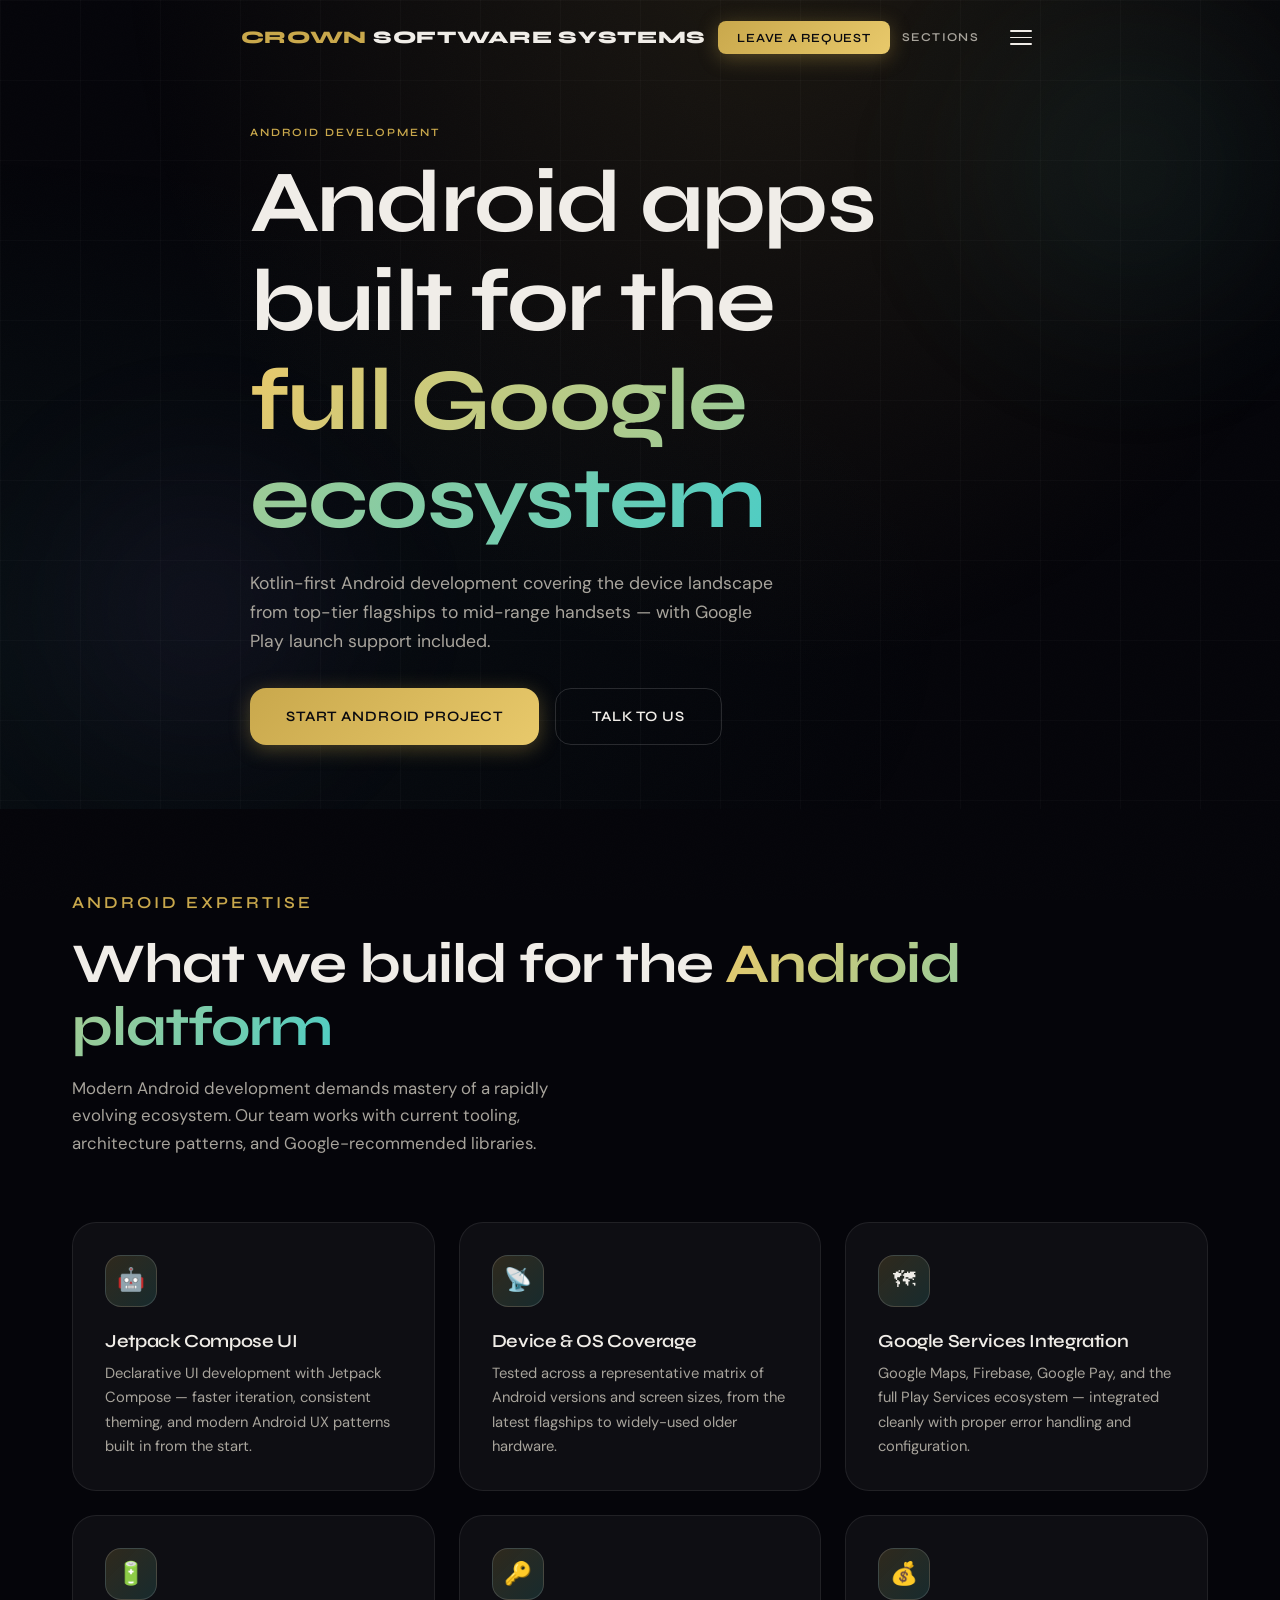
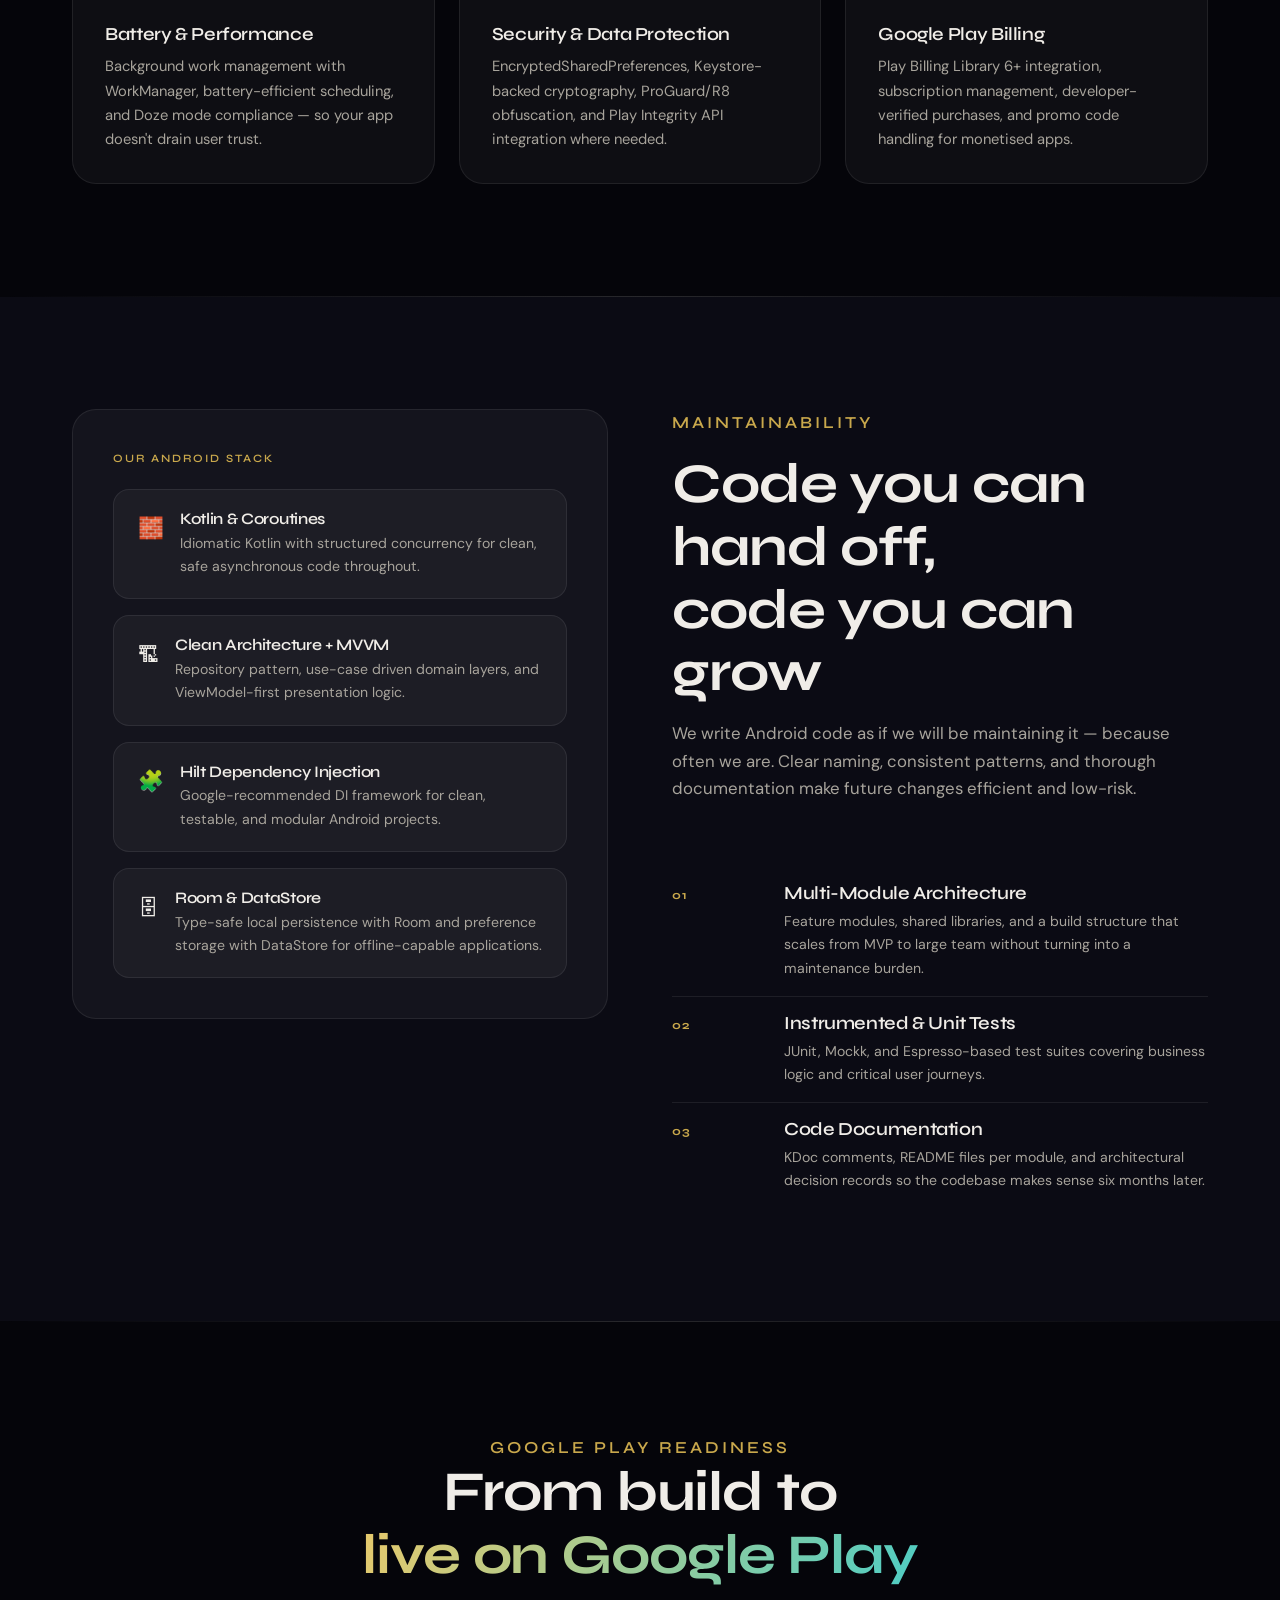
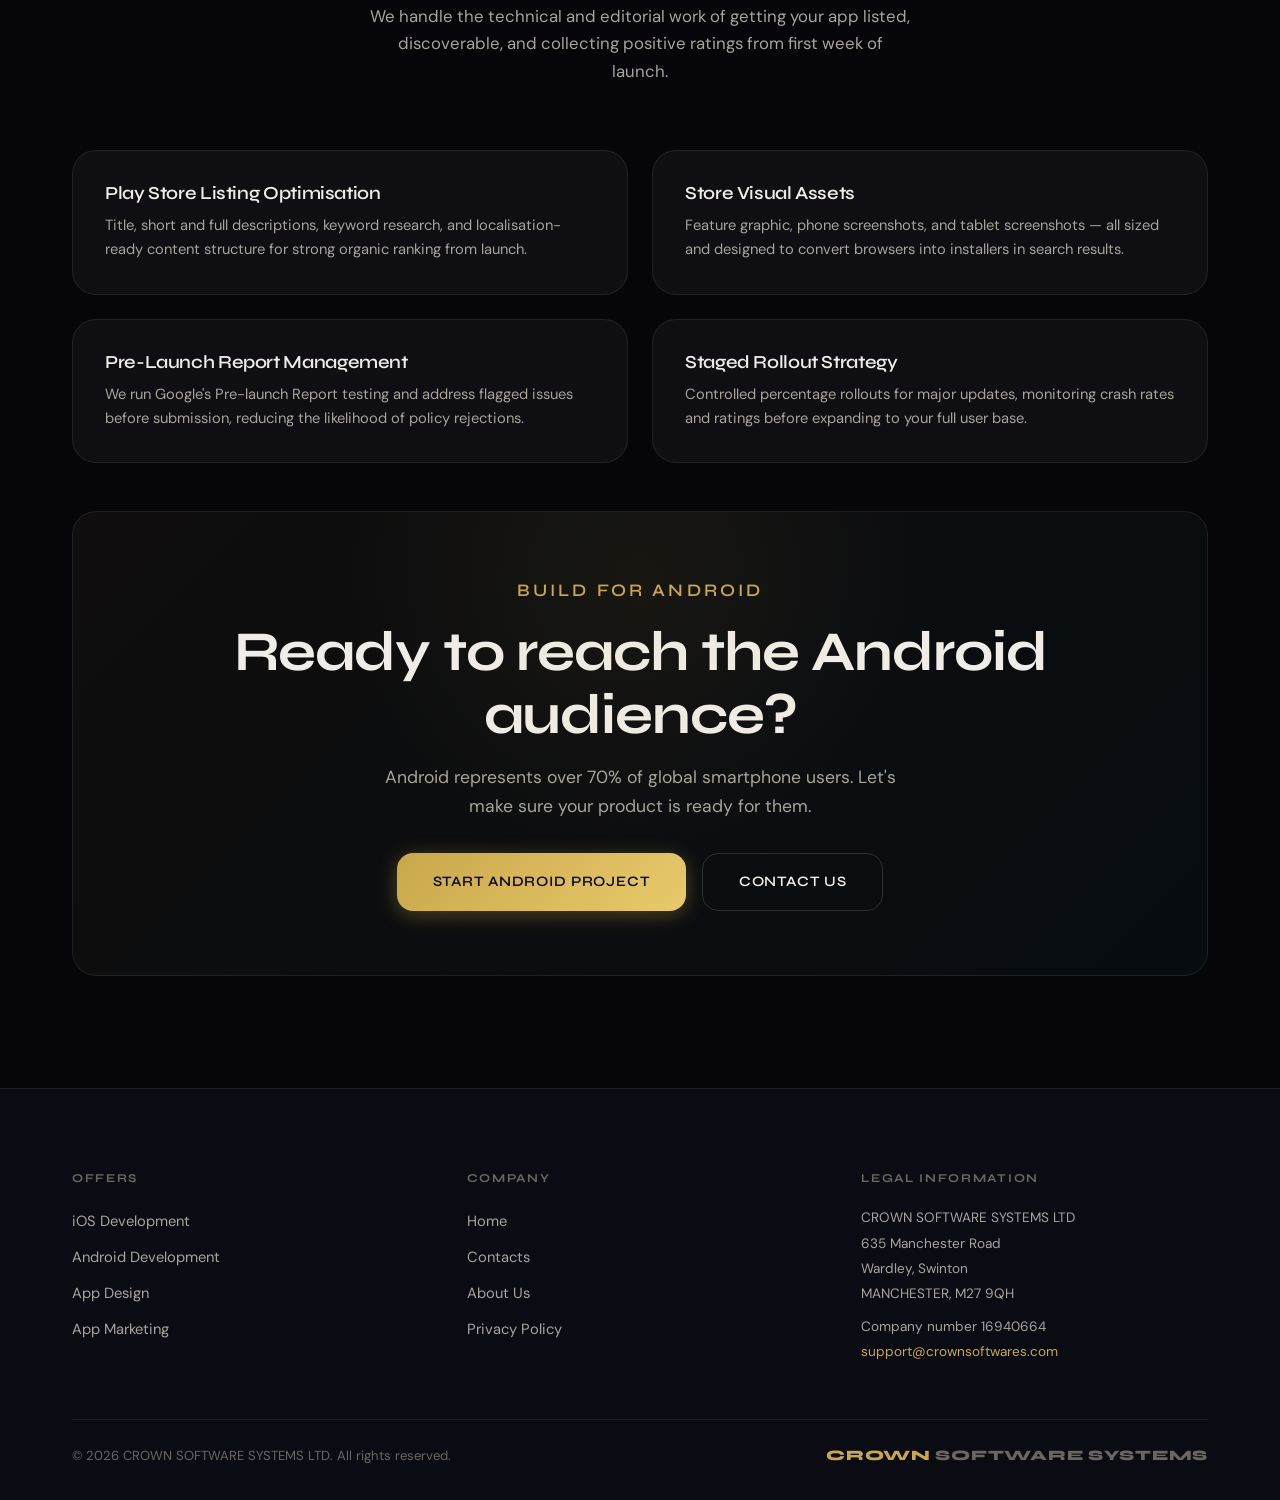
<file: android/index.html>
<!DOCTYPE html>
<html lang="en">
<head>
  <meta charset="UTF-8"/>
  <meta name="viewport" content="width=device-width, initial-scale=1.0"/>
  <title>Android App Development — Crown Software Systems</title>
  <meta name="description" content="Custom native Android development with Kotlin and Jetpack Compose. Google Play-ready, maintainable, and built for the full Android ecosystem."/>
  <meta property="og:title" content="Android Development — Crown Software Systems"/>
  <meta property="og:description" content="Kotlin-powered Android apps built for performance, device coverage, and Google Play success."/>
  <meta property="og:type" content="website"/>
  <link rel="icon" href="../assets/images/logo.svg" type="image/svg+xml"/>
  <link rel="stylesheet" href="../assets/css/main.css"/>
  <link rel="stylesheet" href="../assets/css/animations.css"/>
</head>
<body>

<header class="header" role="banner">
  <div class="container">
    <div class="header__inner">
      <a href="../" class="header__logo"><span>CROWN</span> SOFTWARE SYSTEMS</a>
      <div class="header__center"><button class="btn btn-primary btn-sm" data-modal="request">Leave a Request</button></div>
      <div class="header__right">
        <span class="header__sections-label">Sections</span>
        <button class="burger" aria-label="Open navigation menu"><span class="burger__line"></span><span class="burger__line"></span><span class="burger__line"></span></button>
      </div>
    </div>
  </div>
</header>

<nav class="nav-overlay" role="navigation">
  <div class="nav-overlay__inner">
    <ul class="nav-overlay__list">
      <li class="nav-overlay__item"><a href="../" class="nav-overlay__link" data-page="home">Home</a></li>
      <li class="nav-overlay__item"><a href="../ios/" class="nav-overlay__link">iOS Development</a></li>
      <li class="nav-overlay__item"><a href="../android/" class="nav-overlay__link active">Android Development</a></li>
      <li class="nav-overlay__item"><a href="../design/" class="nav-overlay__link">App Design</a></li>
      <li class="nav-overlay__item"><a href="../aso/" class="nav-overlay__link">App Marketing</a></li>
      <li class="nav-overlay__item"><a href="../about/" class="nav-overlay__link">About Us</a></li>
      <li class="nav-overlay__item"><a href="../contacts/" class="nav-overlay__link">Contacts</a></li>
    </ul>
    <div class="nav-overlay__cta"><button class="btn btn-primary btn-lg" data-modal="request">Leave a Request</button></div>
  </div>
</nav>

<section class="page-hero">
  <div class="blob blob-2" style="top:-10%;right:-8%;opacity:0.7;"></div>
  <div class="blob blob-3" style="bottom:0;left:0;"></div>
  <div class="grid-bg"></div>
  <div class="container" style="position:relative;z-index:2;">
    <p class="label hero-anim-1">Android Development</p>
    <h1 class="hero-anim-2" style="max-width:780px;margin-top:0.75rem;margin-bottom:1.25rem;">Android apps built for the<br/><span class="text-gradient">full Google ecosystem</span></h1>
    <p class="hero-anim-3" style="max-width:540px;font-size:1.1rem;">Kotlin-first Android development covering the device landscape from top-tier flagships to mid-range handsets — with Google Play launch support included.</p>
    <div class="hero-anim-4" style="display:flex;gap:1rem;flex-wrap:wrap;margin-top:2rem;">
      <button class="btn btn-primary btn-lg" data-modal="request">Start Android Project</button>
      <a href="../contacts/" class="btn btn-outline btn-lg">Talk to Us</a>
    </div>
  </div>
</section>

<section class="section" style="padding-top:5rem;">
  <div class="container">
    <div class="section-head reveal">
      <p class="label">Android Expertise</p>
      <h2>What we build for the <span class="text-gradient">Android platform</span></h2>
      <p>Modern Android development demands mastery of a rapidly evolving ecosystem. Our team works with current tooling, architecture patterns, and Google-recommended libraries.</p>
    </div>
    <div class="grid-3">
      <div class="card reveal delay-1">
        <div class="card__icon">🤖</div>
        <h4>Jetpack Compose UI</h4>
        <p>Declarative UI development with Jetpack Compose — faster iteration, consistent theming, and modern Android UX patterns built in from the start.</p>
      </div>
      <div class="card reveal delay-2">
        <div class="card__icon">📡</div>
        <h4>Device &amp; OS Coverage</h4>
        <p>Tested across a representative matrix of Android versions and screen sizes, from the latest flagships to widely-used older hardware.</p>
      </div>
      <div class="card reveal delay-3">
        <div class="card__icon">🗺</div>
        <h4>Google Services Integration</h4>
        <p>Google Maps, Firebase, Google Pay, and the full Play Services ecosystem — integrated cleanly with proper error handling and configuration.</p>
      </div>
      <div class="card reveal delay-1">
        <div class="card__icon">🔋</div>
        <h4>Battery &amp; Performance</h4>
        <p>Background work management with WorkManager, battery-efficient scheduling, and Doze mode compliance — so your app doesn't drain user trust.</p>
      </div>
      <div class="card reveal delay-2">
        <div class="card__icon">🔑</div>
        <h4>Security &amp; Data Protection</h4>
        <p>EncryptedSharedPreferences, Keystore-backed cryptography, ProGuard/R8 obfuscation, and Play Integrity API integration where needed.</p>
      </div>
      <div class="card reveal delay-3">
        <div class="card__icon">💰</div>
        <h4>Google Play Billing</h4>
        <p>Play Billing Library 6+ integration, subscription management, developer-verified purchases, and promo code handling for monetised apps.</p>
      </div>
    </div>
  </div>
</section>

<div class="divider"></div>

<section class="section" style="background:var(--bg2);">
  <div class="container">
    <div style="display:grid;grid-template-columns:1fr 1fr;gap:4rem;align-items:start;">
      <div class="reveal">
        <div style="background:var(--surface);border:1px solid var(--border);border-radius:var(--r3);padding:2.5rem;">
          <p class="label" style="margin-bottom:1.25rem;">Our Android Stack</p>
          <div class="feature-list">
            <div class="feature-item">
              <div class="feature-item__icon">🧱</div>
              <div><h4>Kotlin &amp; Coroutines</h4><p>Idiomatic Kotlin with structured concurrency for clean, safe asynchronous code throughout.</p></div>
            </div>
            <div class="feature-item">
              <div class="feature-item__icon">🏗</div>
              <div><h4>Clean Architecture + MVVM</h4><p>Repository pattern, use-case driven domain layers, and ViewModel-first presentation logic.</p></div>
            </div>
            <div class="feature-item">
              <div class="feature-item__icon">🧩</div>
              <div><h4>Hilt Dependency Injection</h4><p>Google-recommended DI framework for clean, testable, and modular Android projects.</p></div>
            </div>
            <div class="feature-item">
              <div class="feature-item__icon">🗄</div>
              <div><h4>Room &amp; DataStore</h4><p>Type-safe local persistence with Room and preference storage with DataStore for offline-capable applications.</p></div>
            </div>
          </div>
        </div>
      </div>
      <div>
        <div class="section-head reveal delay-1">
          <p class="label">Maintainability</p>
          <h2>Code you can hand off,<br/>code you can grow</h2>
          <p>We write Android code as if we will be maintaining it — because often we are. Clear naming, consistent patterns, and thorough documentation make future changes efficient and low-risk.</p>
        </div>
        <div class="steps reveal delay-2">
          <div class="step" style="padding:1rem 0;">
            <div class="step__num">01</div>
            <div class="step__content"><h4>Multi-Module Architecture</h4><p style="font-size:0.88rem;">Feature modules, shared libraries, and a build structure that scales from MVP to large team without turning into a maintenance burden.</p></div>
          </div>
          <div class="step" style="padding:1rem 0;">
            <div class="step__num">02</div>
            <div class="step__content"><h4>Instrumented &amp; Unit Tests</h4><p style="font-size:0.88rem;">JUnit, Mockk, and Espresso-based test suites covering business logic and critical user journeys.</p></div>
          </div>
          <div class="step" style="padding:1rem 0;border:none;">
            <div class="step__num">03</div>
            <div class="step__content"><h4>Code Documentation</h4><p style="font-size:0.88rem;">KDoc comments, README files per module, and architectural decision records so the codebase makes sense six months later.</p></div>
          </div>
        </div>
      </div>
    </div>
  </div>
</section>

<div class="divider"></div>

<section class="section">
  <div class="container">
    <div class="section-head center reveal">
      <p class="label">Google Play Readiness</p>
      <h2>From build to<br/><span class="text-gradient">live on Google Play</span></h2>
      <p>We handle the technical and editorial work of getting your app listed, discoverable, and collecting positive ratings from first week of launch.</p>
    </div>
    <div class="grid-2" style="margin-bottom:3rem;">
      <div class="card reveal delay-1">
        <h4>Play Store Listing Optimisation</h4>
        <p>Title, short and full descriptions, keyword research, and localisation-ready content structure for strong organic ranking from launch.</p>
      </div>
      <div class="card reveal delay-2">
        <h4>Store Visual Assets</h4>
        <p>Feature graphic, phone screenshots, and tablet screenshots — all sized and designed to convert browsers into installers in search results.</p>
      </div>
      <div class="card reveal delay-1">
        <h4>Pre-Launch Report Management</h4>
        <p>We run Google's Pre-launch Report testing and address flagged issues before submission, reducing the likelihood of policy rejections.</p>
      </div>
      <div class="card reveal delay-2">
        <h4>Staged Rollout Strategy</h4>
        <p>Controlled percentage rollouts for major updates, monitoring crash rates and ratings before expanding to your full user base.</p>
      </div>
    </div>

    <div class="cta-block reveal">
      <p class="label" style="margin-bottom:1rem;">Build for Android</p>
      <h2>Ready to reach the Android audience?</h2>
      <p>Android represents over 70% of global smartphone users. Let's make sure your product is ready for them.</p>
      <div class="btn-group">
        <button class="btn btn-primary btn-lg" data-modal="request">Start Android Project</button>
        <a href="../contacts/" class="btn btn-outline btn-lg">Contact Us</a>
      </div>
    </div>
  </div>
</section>

<footer class="footer" role="contentinfo">
  <div class="container">
    <div class="footer__grid">
      <div><p class="footer__col-title">Offers</p><ul class="footer__links"><li><a href="../ios/" class="footer__link">iOS Development</a></li><li><a href="../android/" class="footer__link">Android Development</a></li><li><a href="../design/" class="footer__link">App Design</a></li><li><a href="../aso/" class="footer__link">App Marketing</a></li></ul></div>
      <div><p class="footer__col-title">Company</p><ul class="footer__links"><li><a href="../" class="footer__link">Home</a></li><li><a href="../contacts/" class="footer__link">Contacts</a></li><li><a href="../about/" class="footer__link">About Us</a></li><li><a href="../policy/" class="footer__link">Privacy Policy</a></li></ul></div>
      <div><p class="footer__col-title">Legal Information</p><div class="footer__legal"><p>CROWN SOFTWARE SYSTEMS LTD</p><p>635 Manchester Road</p><p>Wardley, Swinton</p><p>MANCHESTER, M27 9QH</p><p style="margin-top:0.5rem;">Company number 16940664</p><p><a href="mailto:support@crownsoftwares.com">support@crownsoftwares.com</a></p></div></div>
    </div>
    <div class="footer__bottom"><p class="footer__copy">© 2026 CROWN SOFTWARE SYSTEMS LTD. All rights reserved.</p><span class="footer__logo-text"><span>CROWN</span> SOFTWARE SYSTEMS</span></div>
  </div>
</footer>

<div class="modal-overlay" role="dialog" aria-modal="true" aria-labelledby="modal-title">
  <div class="modal">
    <button class="modal__close" aria-label="Close modal">✕</button>
    <p class="label">Get in Touch</p>
    <h3 id="modal-title">Leave a Request</h3>
    <div class="modal-form-body">
      <form class="modal-form" novalidate style="margin-top:1.5rem;">
        <div class="form-group"><label class="form-label" for="modal-name">Name</label><input class="form-input" type="text" id="modal-name" name="name" placeholder="Your full name"/></div>
        <div class="form-group"><label class="form-label" for="modal-company">Company</label><input class="form-input" type="text" id="modal-company" name="company" placeholder="Company name (optional)"/></div>
        <div class="form-group"><label class="form-label" for="modal-email">Email</label><input class="form-input" type="email" id="modal-email" name="email" placeholder="your@email.com"/></div>
        <div class="form-group"><label class="form-label" for="modal-comment">Comment</label><textarea class="form-input" id="modal-comment" name="comment" placeholder="Tell us about your project…"></textarea></div>
        <button type="submit" class="btn btn-primary modal-submit" style="width:100%;justify-content:center;">Send Request</button>
        <p class="form-consent">By clicking "Send Request", you agree to the processing of personal data in accordance with the <a href="../policy/">Privacy Policy</a>.</p>
      </form>
    </div>
    <div class="modal__success"><div class="success-icon">✦</div><h4>Request Received</h4><p style="color:var(--text2);font-size:0.92rem;margin-top:0.5rem;">Thank you. We will be in touch within one business day.</p></div>
  </div>
</div>
<script src="../assets/js/main.js"></script>
<script src="../assets/js/modal.js"></script>
</body>
</html>
</file>
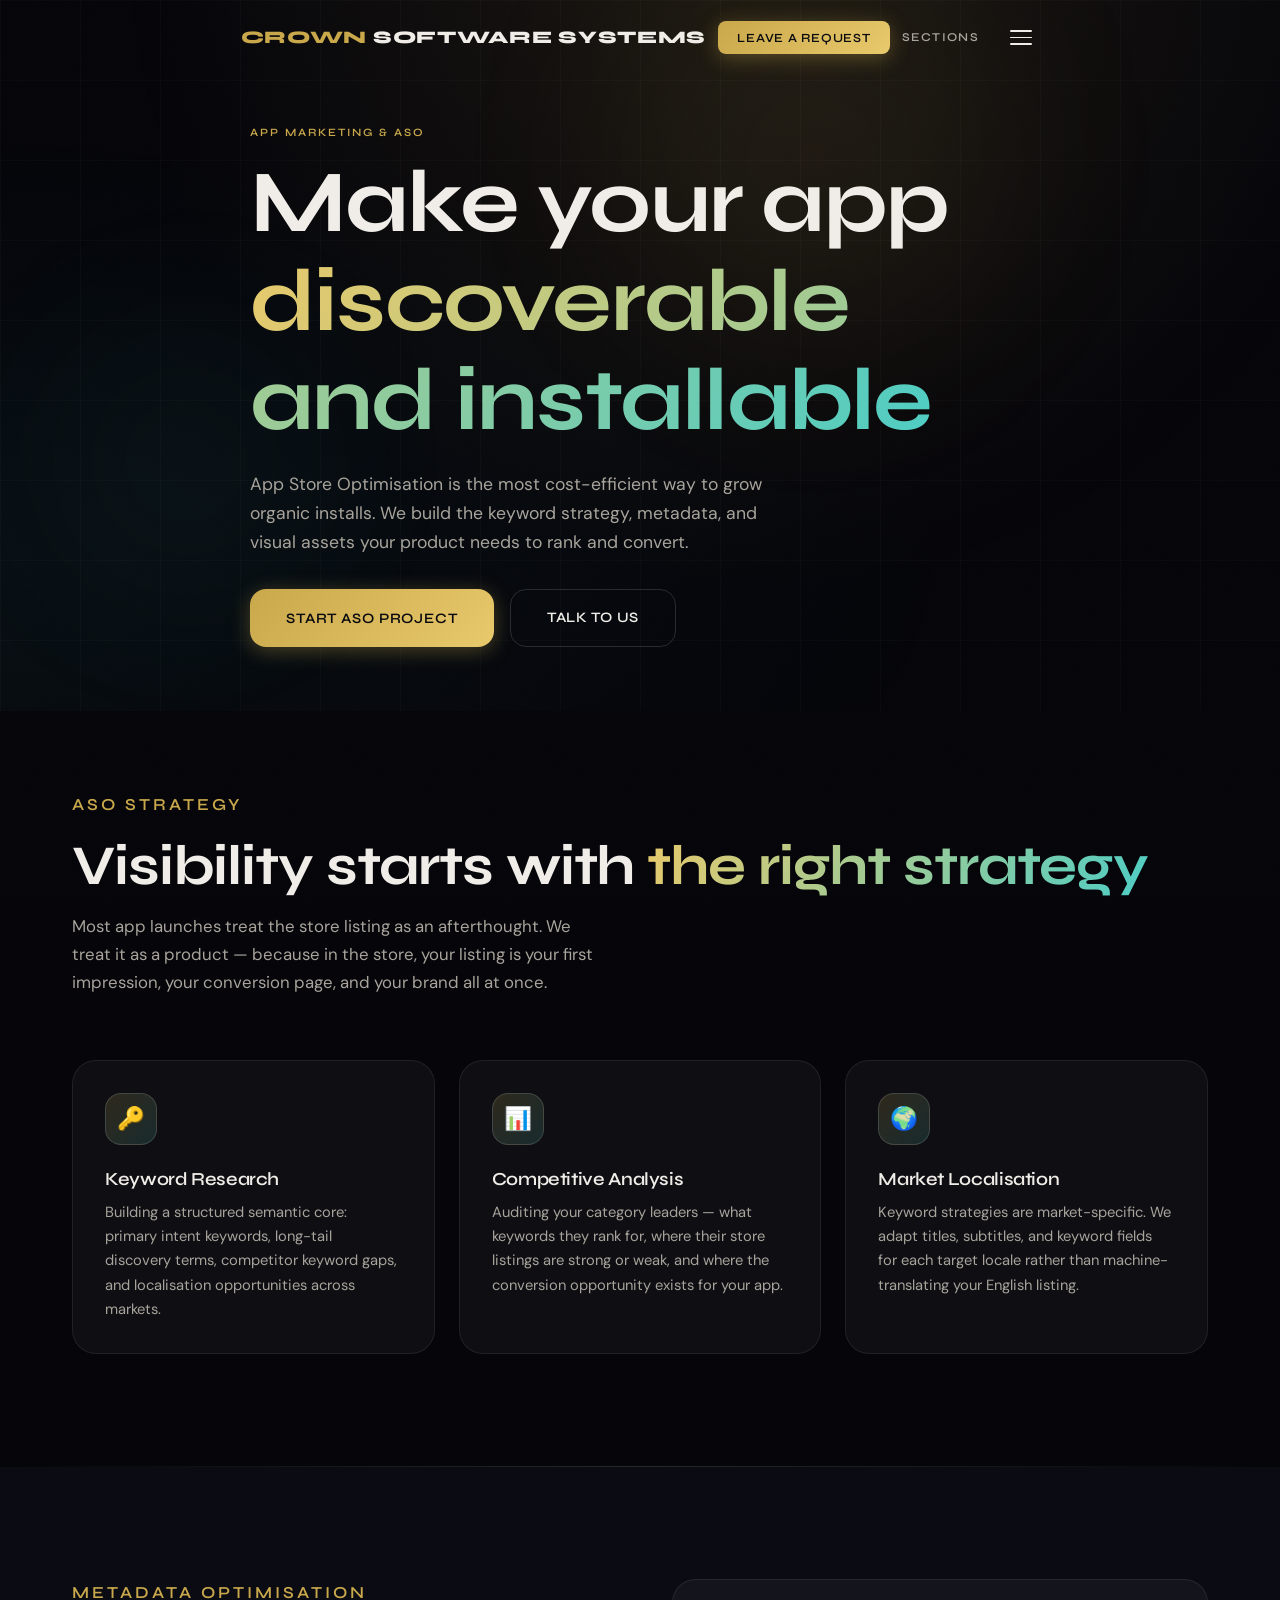
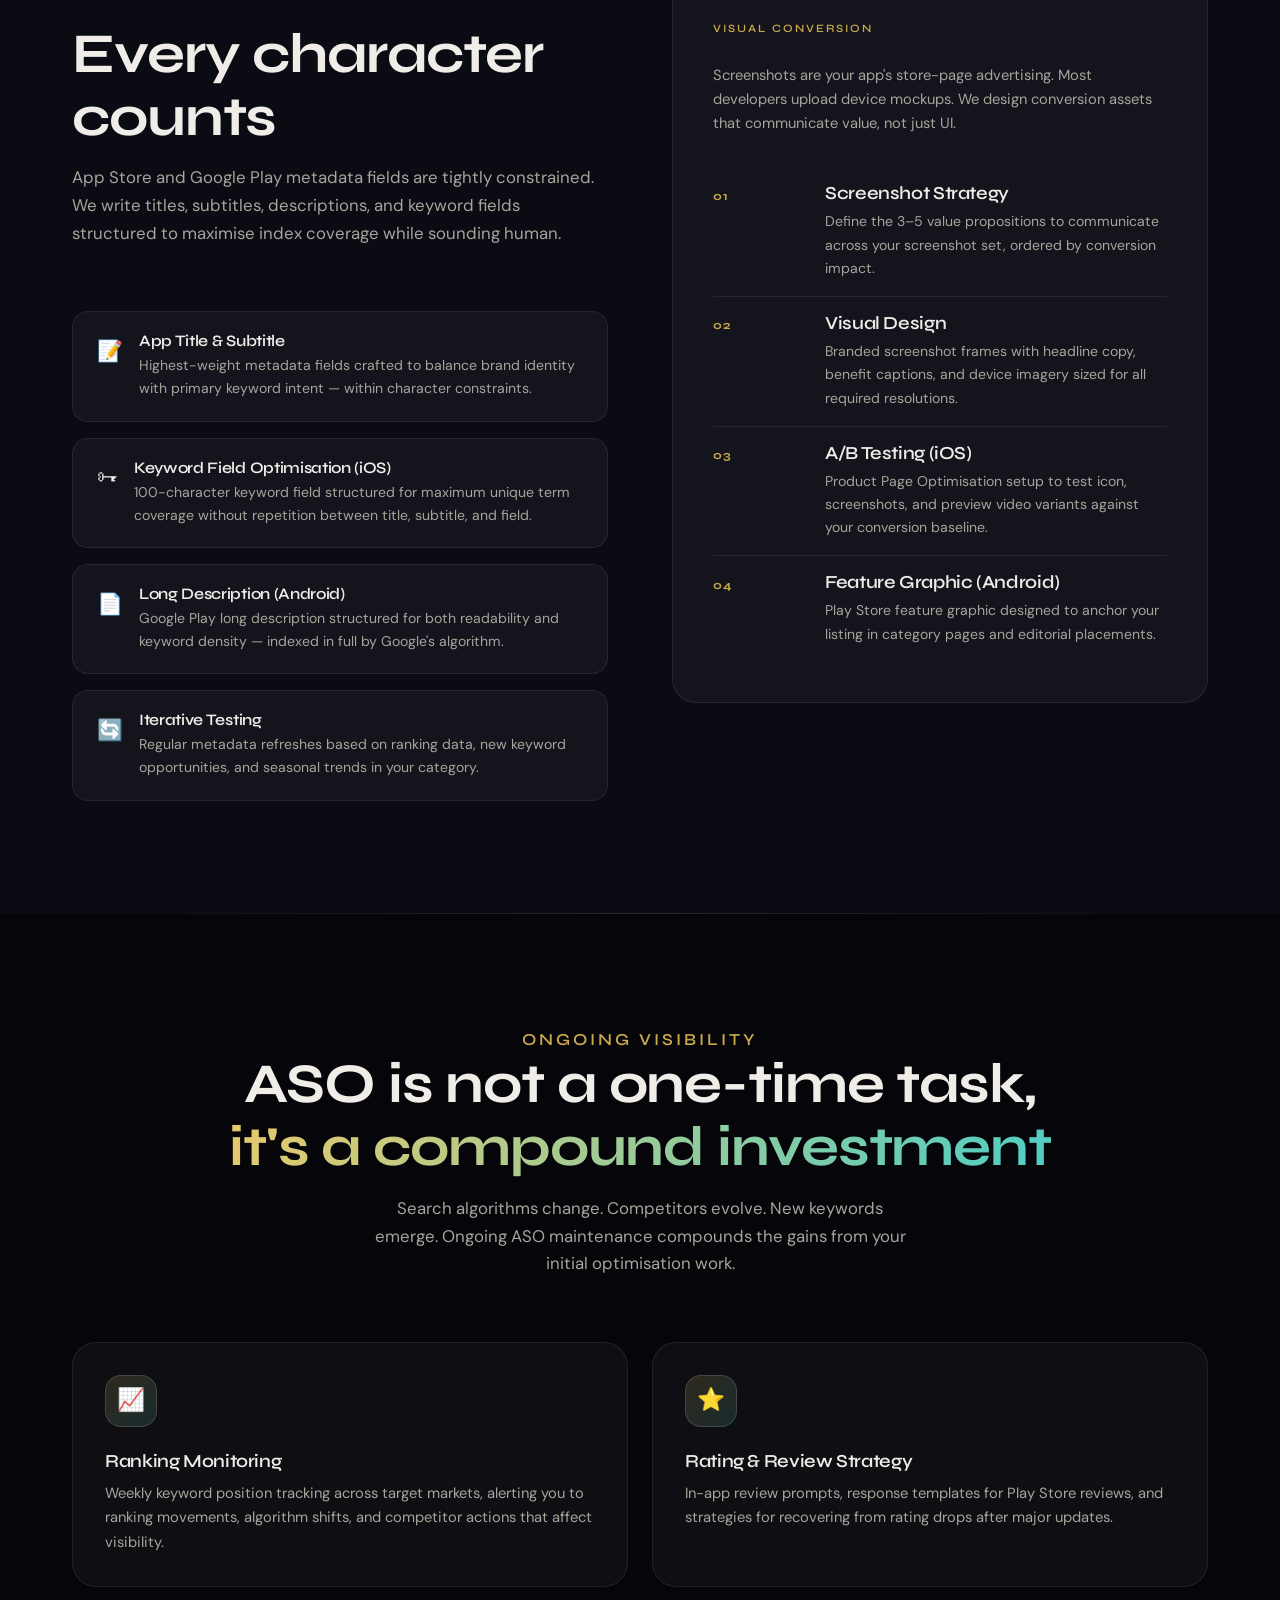
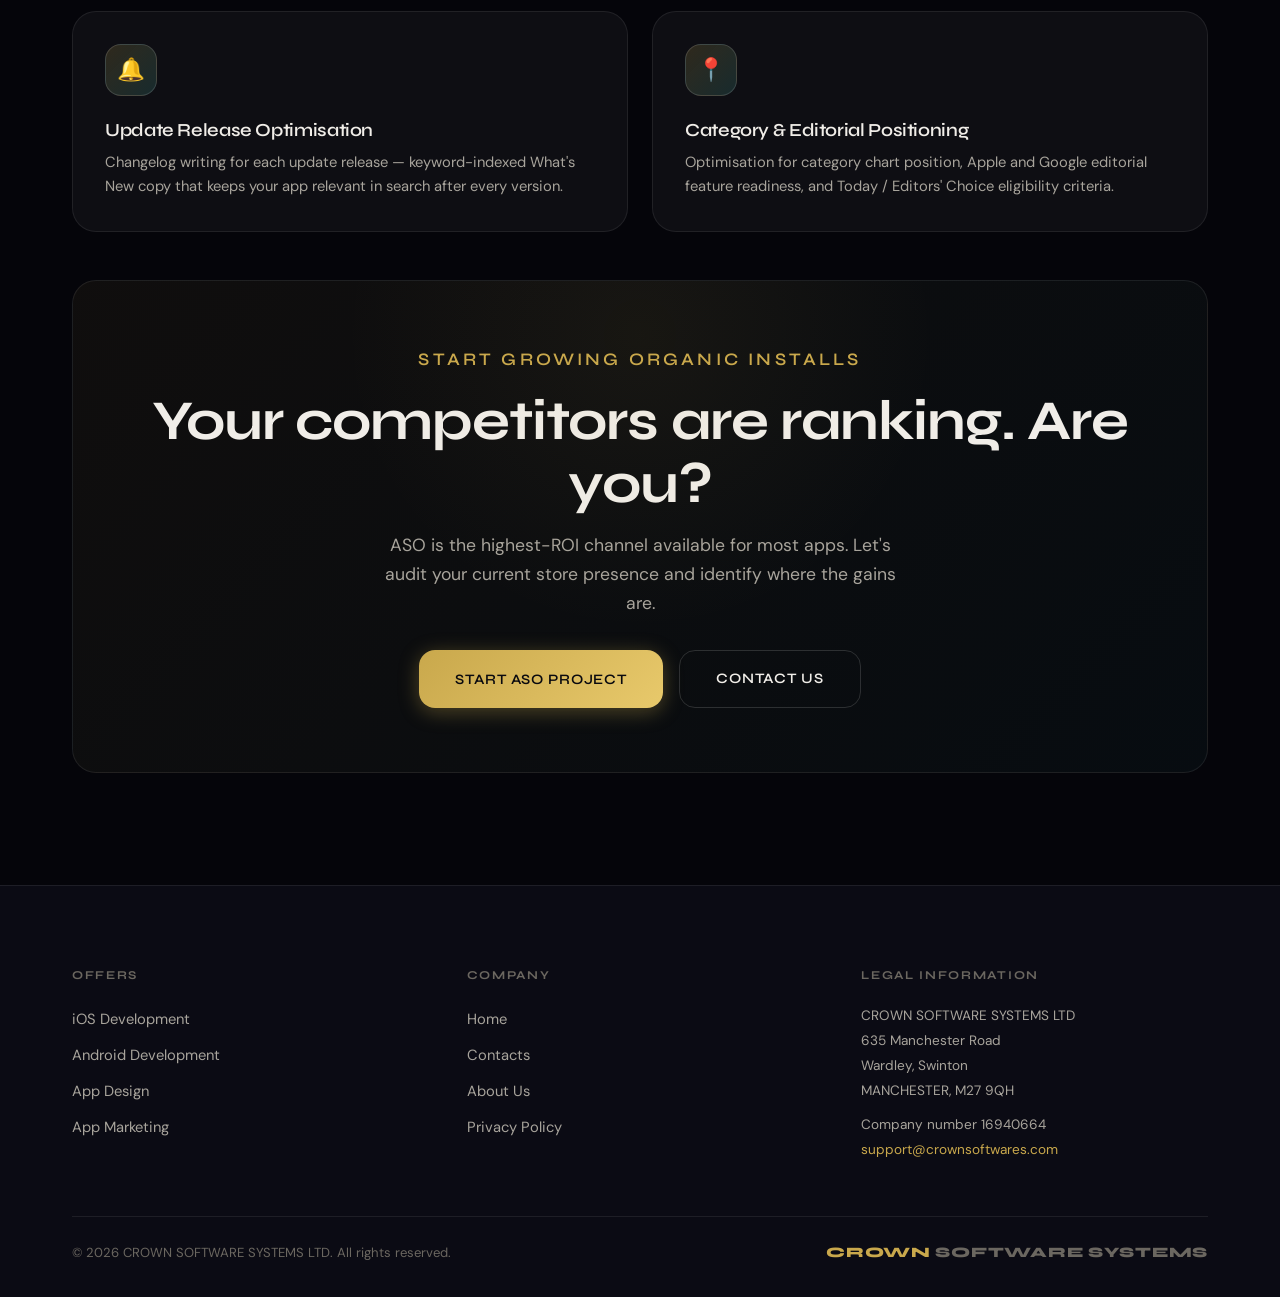
<file: aso/index.html>
<!DOCTYPE html>
<html lang="en">
<head>
  <meta charset="UTF-8"/>
  <meta name="viewport" content="width=device-width, initial-scale=1.0"/>
  <title>App Marketing & ASO — Crown Software Systems</title>
  <meta name="description" content="App Store Optimisation, keyword research, metadata optimisation, and store visual assets that improve organic discoverability and install conversion rates."/>
  <meta property="og:title" content="App Marketing & ASO — Crown Software Systems"/>
  <meta property="og:description" content="ASO strategy, semantic core research, and store visual conversion for iOS and Android apps."/>
  <meta property="og:type" content="website"/>
  <link rel="icon" href="../assets/images/logo.svg" type="image/svg+xml"/>
  <link rel="stylesheet" href="../assets/css/main.css"/>
  <link rel="stylesheet" href="../assets/css/animations.css"/>
</head>
<body>

<header class="header" role="banner">
  <div class="container">
    <div class="header__inner">
      <a href="../" class="header__logo"><span>CROWN</span> SOFTWARE SYSTEMS</a>
      <div class="header__center"><button class="btn btn-primary btn-sm" data-modal="request">Leave a Request</button></div>
      <div class="header__right">
        <span class="header__sections-label">Sections</span>
        <button class="burger" aria-label="Open navigation menu"><span class="burger__line"></span><span class="burger__line"></span><span class="burger__line"></span></button>
      </div>
    </div>
  </div>
</header>

<nav class="nav-overlay" role="navigation">
  <div class="nav-overlay__inner">
    <ul class="nav-overlay__list">
      <li class="nav-overlay__item"><a href="../" class="nav-overlay__link" data-page="home">Home</a></li>
      <li class="nav-overlay__item"><a href="../ios/" class="nav-overlay__link">iOS Development</a></li>
      <li class="nav-overlay__item"><a href="../android/" class="nav-overlay__link">Android Development</a></li>
      <li class="nav-overlay__item"><a href="../design/" class="nav-overlay__link">App Design</a></li>
      <li class="nav-overlay__item"><a href="../aso/" class="nav-overlay__link active">App Marketing</a></li>
      <li class="nav-overlay__item"><a href="../about/" class="nav-overlay__link">About Us</a></li>
      <li class="nav-overlay__item"><a href="../contacts/" class="nav-overlay__link">Contacts</a></li>
    </ul>
    <div class="nav-overlay__cta"><button class="btn btn-primary btn-lg" data-modal="request">Leave a Request</button></div>
  </div>
</nav>

<section class="page-hero">
  <div class="blob blob-1" style="top:-20%;left:40%;opacity:0.5;"></div>
  <div class="blob blob-2" style="bottom:0;left:-5%;opacity:0.4;"></div>
  <div class="grid-bg"></div>
  <div class="container" style="position:relative;z-index:2;">
    <p class="label hero-anim-1">App Marketing &amp; ASO</p>
    <h1 class="hero-anim-2" style="max-width:780px;margin-top:0.75rem;margin-bottom:1.25rem;">Make your app<br/><span class="text-gradient">discoverable and installable</span></h1>
    <p class="hero-anim-3" style="max-width:540px;font-size:1.1rem;">App Store Optimisation is the most cost-efficient way to grow organic installs. We build the keyword strategy, metadata, and visual assets your product needs to rank and convert.</p>
    <div class="hero-anim-4" style="display:flex;gap:1rem;flex-wrap:wrap;margin-top:2rem;">
      <button class="btn btn-primary btn-lg" data-modal="request">Start ASO Project</button>
      <a href="../contacts/" class="btn btn-outline btn-lg">Talk to Us</a>
    </div>
  </div>
</section>

<section class="section" style="padding-top:5rem;">
  <div class="container">
    <div class="section-head reveal">
      <p class="label">ASO Strategy</p>
      <h2>Visibility starts with <span class="text-gradient">the right strategy</span></h2>
      <p>Most app launches treat the store listing as an afterthought. We treat it as a product — because in the store, your listing is your first impression, your conversion page, and your brand all at once.</p>
    </div>
    <div class="grid-3">
      <div class="card reveal delay-1">
        <div class="card__icon">🔑</div>
        <h4>Keyword Research</h4>
        <p>Building a structured semantic core: primary intent keywords, long-tail discovery terms, competitor keyword gaps, and localisation opportunities across markets.</p>
      </div>
      <div class="card reveal delay-2">
        <div class="card__icon">📊</div>
        <h4>Competitive Analysis</h4>
        <p>Auditing your category leaders — what keywords they rank for, where their store listings are strong or weak, and where the conversion opportunity exists for your app.</p>
      </div>
      <div class="card reveal delay-3">
        <div class="card__icon">🌍</div>
        <h4>Market Localisation</h4>
        <p>Keyword strategies are market-specific. We adapt titles, subtitles, and keyword fields for each target locale rather than machine-translating your English listing.</p>
      </div>
    </div>
  </div>
</section>

<div class="divider"></div>

<section class="section" style="background:var(--bg2);">
  <div class="container">
    <div style="display:grid;grid-template-columns:1fr 1fr;gap:4rem;align-items:start;">
      <div>
        <div class="section-head reveal">
          <p class="label">Metadata Optimisation</p>
          <h2>Every character counts</h2>
          <p>App Store and Google Play metadata fields are tightly constrained. We write titles, subtitles, descriptions, and keyword fields structured to maximise index coverage while sounding human.</p>
        </div>
        <div class="feature-list reveal">
          <div class="feature-item">
            <div class="feature-item__icon">📝</div>
            <div><h4>App Title &amp; Subtitle</h4><p>Highest-weight metadata fields crafted to balance brand identity with primary keyword intent — within character constraints.</p></div>
          </div>
          <div class="feature-item">
            <div class="feature-item__icon">🗝</div>
            <div><h4>Keyword Field Optimisation (iOS)</h4><p>100-character keyword field structured for maximum unique term coverage without repetition between title, subtitle, and field.</p></div>
          </div>
          <div class="feature-item">
            <div class="feature-item__icon">📄</div>
            <div><h4>Long Description (Android)</h4><p>Google Play long description structured for both readability and keyword density — indexed in full by Google's algorithm.</p></div>
          </div>
          <div class="feature-item">
            <div class="feature-item__icon">🔄</div>
            <div><h4>Iterative Testing</h4><p>Regular metadata refreshes based on ranking data, new keyword opportunities, and seasonal trends in your category.</p></div>
          </div>
        </div>
      </div>
      <div class="reveal delay-2">
        <div style="background:var(--surface);border:1px solid var(--border);border-radius:var(--r3);padding:2.5rem;">
          <p class="label" style="margin-bottom:1.5rem;">Visual Conversion</p>
          <p style="color:var(--text2);font-size:0.92rem;margin-bottom:2rem;">Screenshots are your app's store-page advertising. Most developers upload device mockups. We design conversion assets that communicate value, not just UI.</p>
          <div class="steps">
            <div class="step" style="padding:1rem 0;">
              <div class="step__num">01</div>
              <div class="step__content"><h4>Screenshot Strategy</h4><p style="font-size:0.88rem;">Define the 3–5 value propositions to communicate across your screenshot set, ordered by conversion impact.</p></div>
            </div>
            <div class="step" style="padding:1rem 0;">
              <div class="step__num">02</div>
              <div class="step__content"><h4>Visual Design</h4><p style="font-size:0.88rem;">Branded screenshot frames with headline copy, benefit captions, and device imagery sized for all required resolutions.</p></div>
            </div>
            <div class="step" style="padding:1rem 0;">
              <div class="step__num">03</div>
              <div class="step__content"><h4>A/B Testing (iOS)</h4><p style="font-size:0.88rem;">Product Page Optimisation setup to test icon, screenshots, and preview video variants against your conversion baseline.</p></div>
            </div>
            <div class="step" style="padding:1rem 0;border:none;">
              <div class="step__num">04</div>
              <div class="step__content"><h4>Feature Graphic (Android)</h4><p style="font-size:0.88rem;">Play Store feature graphic designed to anchor your listing in category pages and editorial placements.</p></div>
            </div>
          </div>
        </div>
      </div>
    </div>
  </div>
</section>

<div class="divider"></div>

<section class="section">
  <div class="container">
    <div class="section-head center reveal">
      <p class="label">Ongoing Visibility</p>
      <h2>ASO is not a one-time task,<br/><span class="text-gradient">it's a compound investment</span></h2>
      <p>Search algorithms change. Competitors evolve. New keywords emerge. Ongoing ASO maintenance compounds the gains from your initial optimisation work.</p>
    </div>
    <div class="grid-2" style="margin-bottom:3rem;">
      <div class="card reveal delay-1">
        <div class="card__icon">📈</div>
        <h4>Ranking Monitoring</h4>
        <p>Weekly keyword position tracking across target markets, alerting you to ranking movements, algorithm shifts, and competitor actions that affect visibility.</p>
      </div>
      <div class="card reveal delay-2">
        <div class="card__icon">⭐</div>
        <h4>Rating &amp; Review Strategy</h4>
        <p>In-app review prompts, response templates for Play Store reviews, and strategies for recovering from rating drops after major updates.</p>
      </div>
      <div class="card reveal delay-1">
        <div class="card__icon">🔔</div>
        <h4>Update Release Optimisation</h4>
        <p>Changelog writing for each update release — keyword-indexed What's New copy that keeps your app relevant in search after every version.</p>
      </div>
      <div class="card reveal delay-2">
        <div class="card__icon">📍</div>
        <h4>Category &amp; Editorial Positioning</h4>
        <p>Optimisation for category chart position, Apple and Google editorial feature readiness, and Today / Editors' Choice eligibility criteria.</p>
      </div>
    </div>

    <div class="cta-block reveal">
      <p class="label" style="margin-bottom:1rem;">Start growing organic installs</p>
      <h2>Your competitors are ranking. Are you?</h2>
      <p>ASO is the highest-ROI channel available for most apps. Let's audit your current store presence and identify where the gains are.</p>
      <div class="btn-group">
        <button class="btn btn-primary btn-lg" data-modal="request">Start ASO Project</button>
        <a href="../contacts/" class="btn btn-outline btn-lg">Contact Us</a>
      </div>
    </div>
  </div>
</section>

<footer class="footer" role="contentinfo">
  <div class="container">
    <div class="footer__grid">
      <div><p class="footer__col-title">Offers</p><ul class="footer__links"><li><a href="../ios/" class="footer__link">iOS Development</a></li><li><a href="../android/" class="footer__link">Android Development</a></li><li><a href="../design/" class="footer__link">App Design</a></li><li><a href="../aso/" class="footer__link">App Marketing</a></li></ul></div>
      <div><p class="footer__col-title">Company</p><ul class="footer__links"><li><a href="../" class="footer__link">Home</a></li><li><a href="../contacts/" class="footer__link">Contacts</a></li><li><a href="../about/" class="footer__link">About Us</a></li><li><a href="../policy/" class="footer__link">Privacy Policy</a></li></ul></div>
      <div><p class="footer__col-title">Legal Information</p><div class="footer__legal"><p>CROWN SOFTWARE SYSTEMS LTD</p><p>635 Manchester Road</p><p>Wardley, Swinton</p><p>MANCHESTER, M27 9QH</p><p style="margin-top:0.5rem;">Company number 16940664</p><p><a href="mailto:support@crownsoftwares.com">support@crownsoftwares.com</a></p></div></div>
    </div>
    <div class="footer__bottom"><p class="footer__copy">© 2026 CROWN SOFTWARE SYSTEMS LTD. All rights reserved.</p><span class="footer__logo-text"><span>CROWN</span> SOFTWARE SYSTEMS</span></div>
  </div>
</footer>

<div class="modal-overlay" role="dialog" aria-modal="true" aria-labelledby="modal-title">
  <div class="modal">
    <button class="modal__close" aria-label="Close modal">✕</button>
    <p class="label">Get in Touch</p>
    <h3 id="modal-title">Leave a Request</h3>
    <div class="modal-form-body">
      <form class="modal-form" novalidate style="margin-top:1.5rem;">
        <div class="form-group"><label class="form-label" for="modal-name">Name</label><input class="form-input" type="text" id="modal-name" name="name" placeholder="Your full name"/></div>
        <div class="form-group"><label class="form-label" for="modal-company">Company</label><input class="form-input" type="text" id="modal-company" name="company" placeholder="Company name (optional)"/></div>
        <div class="form-group"><label class="form-label" for="modal-email">Email</label><input class="form-input" type="email" id="modal-email" name="email" placeholder="your@email.com"/></div>
        <div class="form-group"><label class="form-label" for="modal-comment">Comment</label><textarea class="form-input" id="modal-comment" name="comment" placeholder="Tell us about your project…"></textarea></div>
        <button type="submit" class="btn btn-primary modal-submit" style="width:100%;justify-content:center;">Send Request</button>
        <p class="form-consent">By clicking "Send Request", you agree to the processing of personal data in accordance with the <a href="../policy/">Privacy Policy</a>.</p>
      </form>
    </div>
    <div class="modal__success"><div class="success-icon">✦</div><h4>Request Received</h4><p style="color:var(--text2);font-size:0.92rem;margin-top:0.5rem;">Thank you. We will be in touch within one business day.</p></div>
  </div>
</div>
<script src="../assets/js/main.js"></script>
<script src="../assets/js/modal.js"></script>
</body>
</html>
</file>
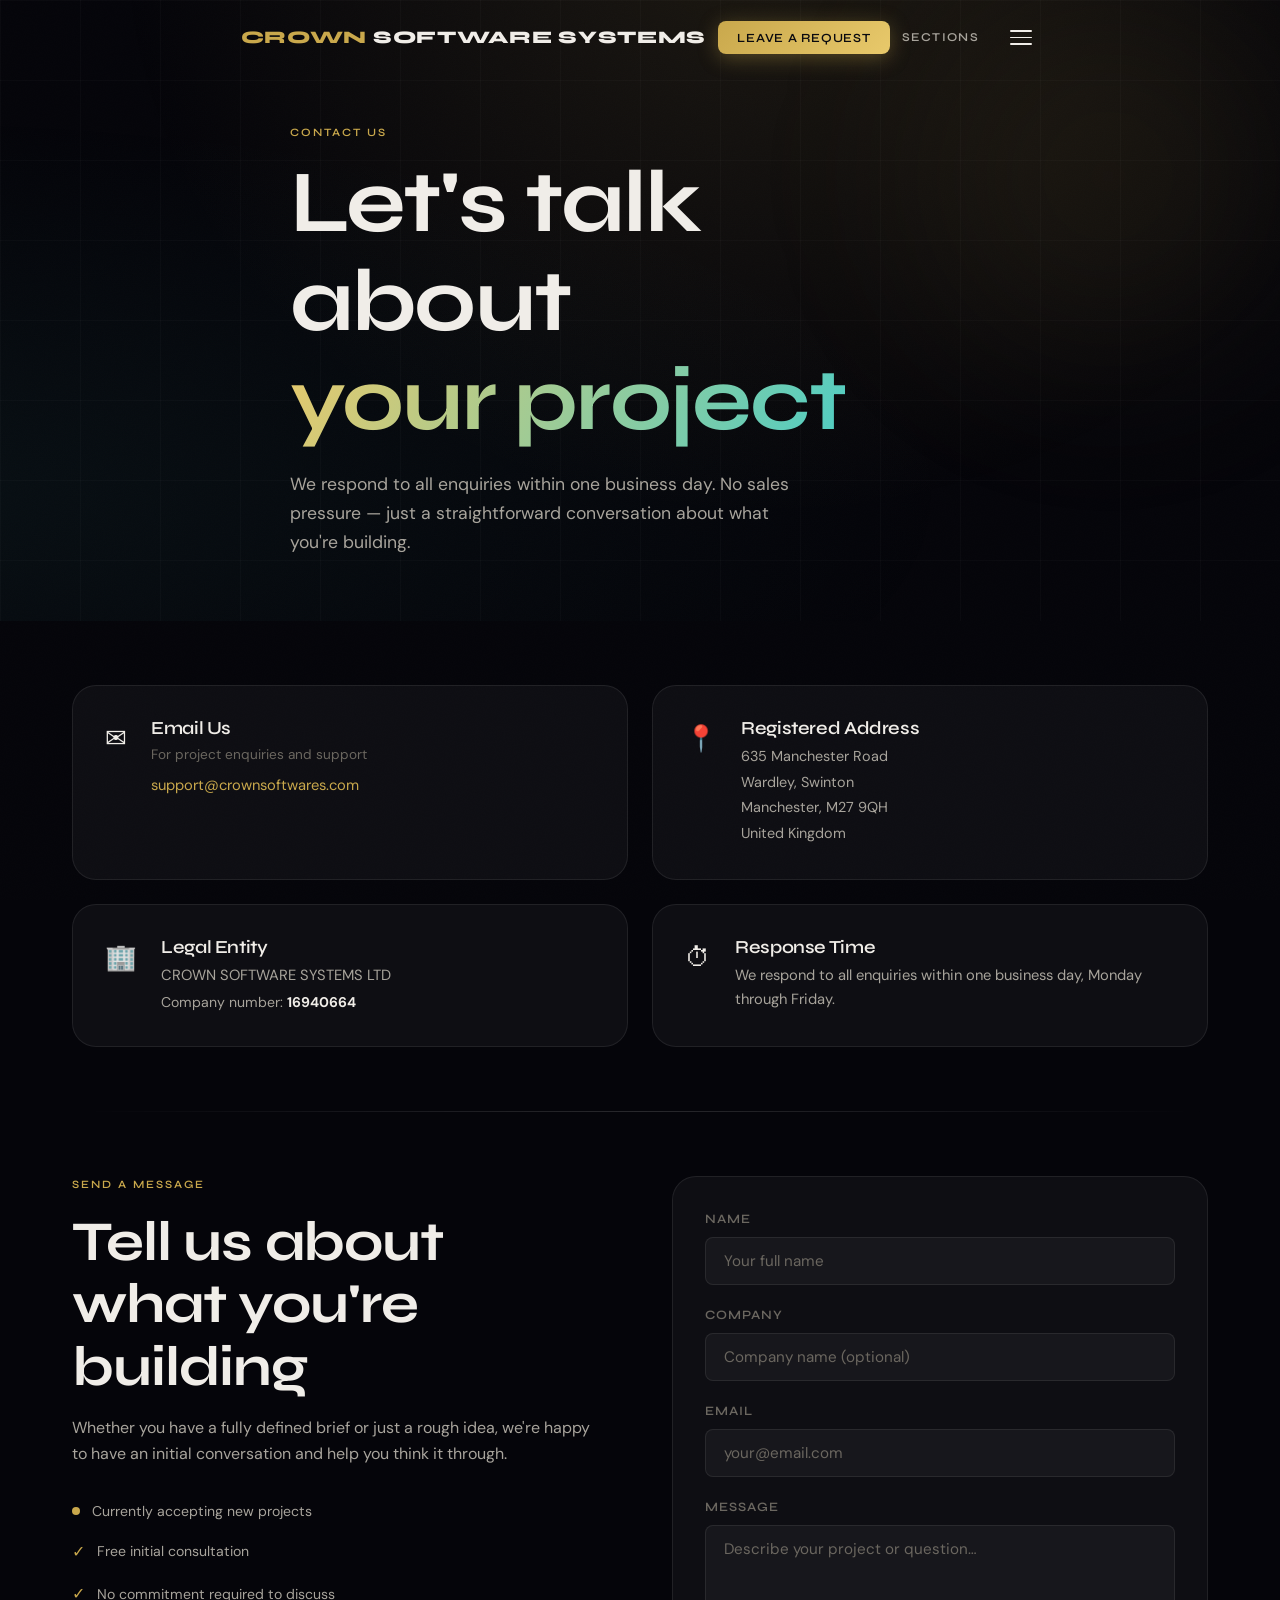
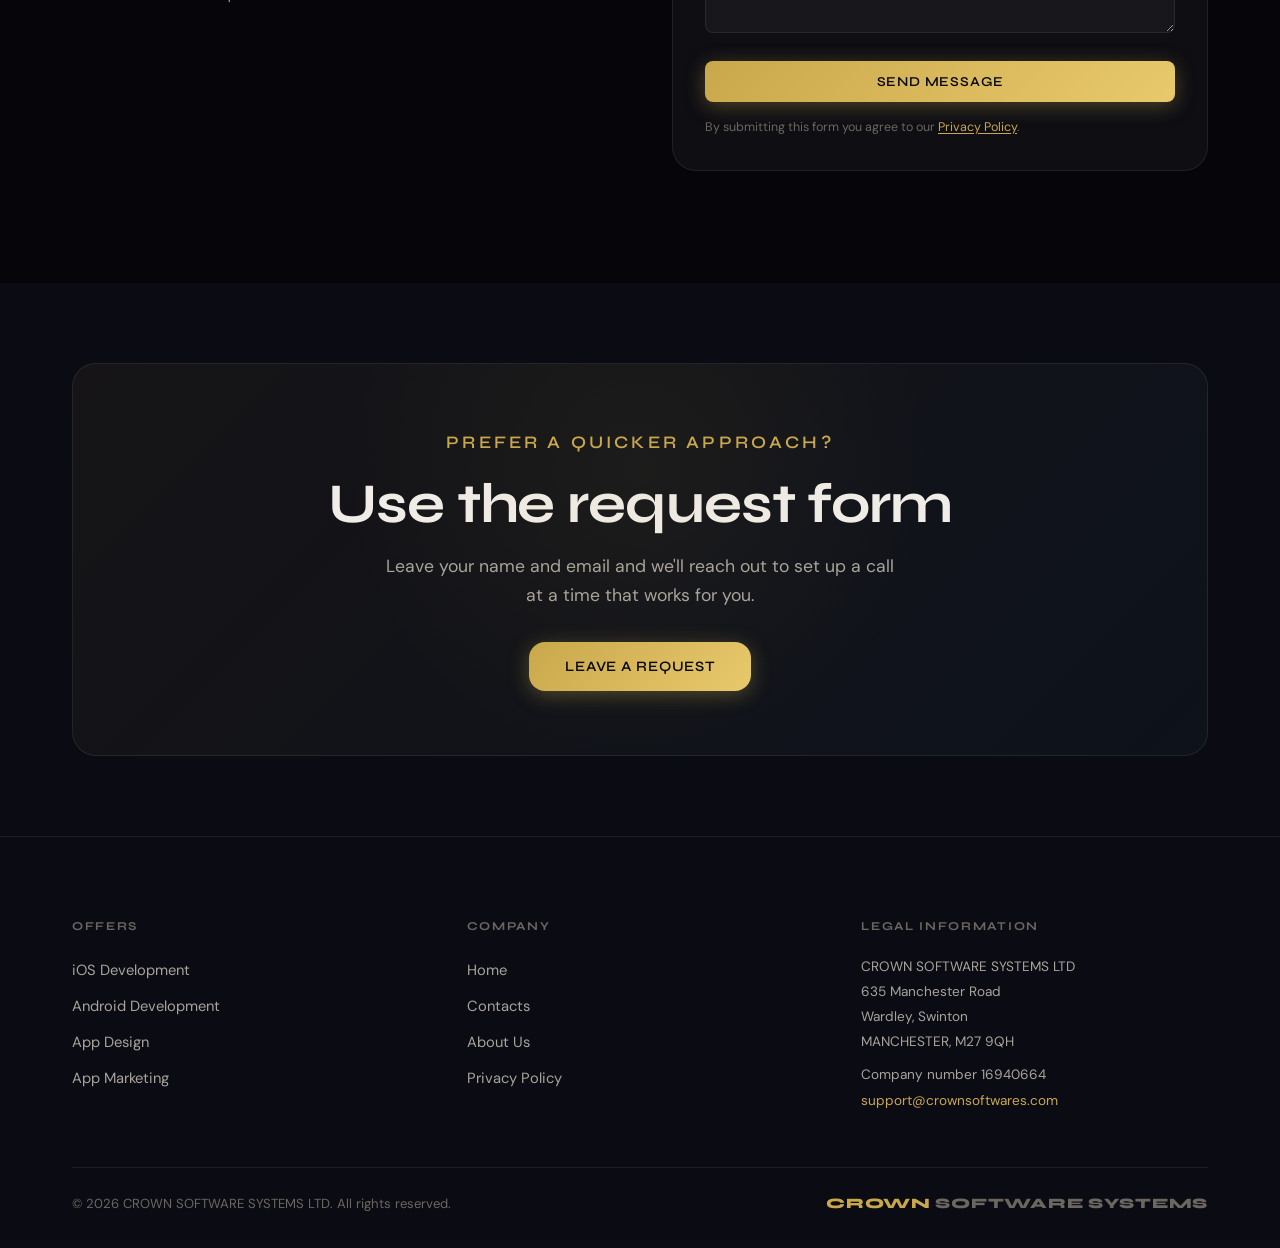
<file: contacts/index.html>
<!DOCTYPE html>
<html lang="en">
<head>
  <meta charset="UTF-8"/>
  <meta name="viewport" content="width=device-width, initial-scale=1.0"/>
  <title>Contact Crown Software Systems — Get in Touch</title>
  <meta name="description" content="Contact Crown Software Systems. Reach out to discuss your custom iOS or Android app project. Based in Manchester, UK."/>
  <meta property="og:title" content="Contact Crown Software Systems"/>
  <meta property="og:description" content="Get in touch with our mobile product team."/>
  <meta property="og:type" content="website"/>
  <link rel="icon" href="../assets/images/logo.svg" type="image/svg+xml"/>
  <link rel="stylesheet" href="../assets/css/main.css"/>
  <link rel="stylesheet" href="../assets/css/animations.css"/>
</head>
<body>

<header class="header" role="banner">
  <div class="container">
    <div class="header__inner">
      <a href="../" class="header__logo"><span>CROWN</span> SOFTWARE SYSTEMS</a>
      <div class="header__center">
        <button class="btn btn-primary btn-sm" data-modal="request">Leave a Request</button>
      </div>
      <div class="header__right">
        <span class="header__sections-label">Sections</span>
        <button class="burger" aria-label="Open navigation menu">
          <span class="burger__line"></span><span class="burger__line"></span><span class="burger__line"></span>
        </button>
      </div>
    </div>
  </div>
</header>

<nav class="nav-overlay" role="navigation">
  <div class="nav-overlay__inner">
    <ul class="nav-overlay__list">
      <li class="nav-overlay__item"><a href="../" class="nav-overlay__link" data-page="home">Home</a></li>
      <li class="nav-overlay__item"><a href="../ios/" class="nav-overlay__link">iOS Development</a></li>
      <li class="nav-overlay__item"><a href="../android/" class="nav-overlay__link">Android Development</a></li>
      <li class="nav-overlay__item"><a href="../design/" class="nav-overlay__link">App Design</a></li>
      <li class="nav-overlay__item"><a href="../aso/" class="nav-overlay__link">App Marketing</a></li>
      <li class="nav-overlay__item"><a href="../about/" class="nav-overlay__link">About Us</a></li>
      <li class="nav-overlay__item"><a href="../contacts/" class="nav-overlay__link active">Contacts</a></li>
    </ul>
    <div class="nav-overlay__cta">
      <button class="btn btn-primary btn-lg" data-modal="request">Leave a Request</button>
    </div>
  </div>
</nav>

<!-- HERO -->
<section class="page-hero">
  <div class="blob blob-1" style="top:-20%;right:-10%;opacity:0.5;"></div>
  <div class="grid-bg"></div>
  <div class="container" style="position:relative;z-index:2;">
    <p class="label hero-anim-1">Contact Us</p>
    <h1 class="hero-anim-2" style="max-width:700px;margin-top:0.75rem;margin-bottom:1.25rem;">Let's talk about<br/><span class="text-gradient">your project</span></h1>
    <p class="hero-anim-3" style="max-width:500px;font-size:1.1rem;">We respond to all enquiries within one business day. No sales pressure — just a straightforward conversation about what you're building.</p>
  </div>
</section>

<!-- CONTACT CARDS -->
<section class="section" style="padding-top:4rem;">
  <div class="container">
    <div class="grid-2" style="margin-bottom:4rem;">
      <div class="contact-card reveal">
        <div class="contact-card__icon">✉</div>
        <div>
          <h4>Email Us</h4>
          <p style="margin-bottom:0.4rem;font-size:0.85rem;color:var(--text3);">For project enquiries and support</p>
          <a href="mailto:support@crownsoftwares.com">support@crownsoftwares.com</a>
        </div>
      </div>
      <div class="contact-card reveal delay-1">
        <div class="contact-card__icon">📍</div>
        <div>
          <h4>Registered Address</h4>
          <p style="font-size:0.9rem;line-height:1.8;">
            635 Manchester Road<br/>
            Wardley, Swinton<br/>
            Manchester, M27 9QH<br/>
            United Kingdom
          </p>
        </div>
      </div>
      <div class="contact-card reveal delay-2">
        <div class="contact-card__icon">🏢</div>
        <div>
          <h4>Legal Entity</h4>
          <p>CROWN SOFTWARE SYSTEMS LTD</p>
          <p style="margin-top:0.25rem;font-size:0.88rem;">Company number: <strong style="color:var(--text);">16940664</strong></p>
        </div>
      </div>
      <div class="contact-card reveal delay-3">
        <div class="contact-card__icon">⏱</div>
        <div>
          <h4>Response Time</h4>
          <p>We respond to all enquiries within one business day, Monday through Friday.</p>
        </div>
      </div>
    </div>

    <div class="divider" style="margin-bottom:4rem;"></div>

    <!-- Inline contact form -->
    <div style="display:grid;grid-template-columns:1fr 1fr;gap:4rem;align-items:start;">
      <div class="reveal">
        <p class="label" style="margin-bottom:1rem;">Send a Message</p>
        <h2 style="margin-bottom:1rem;">Tell us about what you're building</h2>
        <p>Whether you have a fully defined brief or just a rough idea, we're happy to have an initial conversation and help you think it through.</p>
        <div style="margin-top:2rem;display:flex;flex-direction:column;gap:1rem;">
          <div style="display:flex;align-items:center;gap:0.75rem;">
            <span class="dot-live"></span>
            <span style="font-size:0.88rem;color:var(--text2);">Currently accepting new projects</span>
          </div>
          <div style="display:flex;align-items:center;gap:0.75rem;">
            <span style="color:var(--gold);">✓</span>
            <span style="font-size:0.88rem;color:var(--text2);">Free initial consultation</span>
          </div>
          <div style="display:flex;align-items:center;gap:0.75rem;">
            <span style="color:var(--gold);">✓</span>
            <span style="font-size:0.88rem;color:var(--text2);">No commitment required to discuss</span>
          </div>
        </div>
      </div>
      <div class="reveal delay-2">
        <form class="modal-form" novalidate style="background:var(--surface);border:1px solid var(--border);border-radius:var(--r3);padding:2rem;">
          <div class="form-group">
            <label class="form-label" for="c-name">Name</label>
            <input class="form-input" type="text" id="c-name" placeholder="Your full name"/>
          </div>
          <div class="form-group">
            <label class="form-label" for="c-company">Company</label>
            <input class="form-input" type="text" id="c-company" placeholder="Company name (optional)"/>
          </div>
          <div class="form-group">
            <label class="form-label" for="c-email">Email</label>
            <input class="form-input" type="email" id="c-email" placeholder="your@email.com"/>
          </div>
          <div class="form-group">
            <label class="form-label" for="c-msg">Message</label>
            <textarea class="form-input" id="c-msg" rows="4" placeholder="Describe your project or question…"></textarea>
          </div>
          <button type="button" class="btn btn-primary" style="width:100%;justify-content:center;" onclick="this.textContent='✓ Sent — We\'ll be in touch';this.disabled=true;this.style.opacity='0.7';">Send Message</button>
          <p class="form-consent">By submitting this form you agree to our <a href="../policy/">Privacy Policy</a>.</p>
        </form>
      </div>
    </div>
  </div>
</section>

<!-- CTA -->
<section class="section" style="background:var(--bg2);padding-top:5rem;padding-bottom:5rem;">
  <div class="container">
    <div class="cta-block reveal">
      <p class="label" style="margin-bottom:1rem;">Prefer a quicker approach?</p>
      <h2>Use the request form</h2>
      <p>Leave your name and email and we'll reach out to set up a call at a time that works for you.</p>
      <div class="btn-group">
        <button class="btn btn-primary btn-lg" data-modal="request">Leave a Request</button>
      </div>
    </div>
  </div>
</section>

<footer class="footer" role="contentinfo">
  <div class="container">
    <div class="footer__grid">
      <div>
        <p class="footer__col-title">Offers</p>
        <ul class="footer__links">
          <li><a href="../ios/" class="footer__link">iOS Development</a></li>
          <li><a href="../android/" class="footer__link">Android Development</a></li>
          <li><a href="../design/" class="footer__link">App Design</a></li>
          <li><a href="../aso/" class="footer__link">App Marketing</a></li>
        </ul>
      </div>
      <div>
        <p class="footer__col-title">Company</p>
        <ul class="footer__links">
          <li><a href="../" class="footer__link">Home</a></li>
          <li><a href="../contacts/" class="footer__link">Contacts</a></li>
          <li><a href="../about/" class="footer__link">About Us</a></li>
          <li><a href="../policy/" class="footer__link">Privacy Policy</a></li>
        </ul>
      </div>
      <div>
        <p class="footer__col-title">Legal Information</p>
        <div class="footer__legal">
          <p>CROWN SOFTWARE SYSTEMS LTD</p>
          <p>635 Manchester Road</p>
          <p>Wardley, Swinton</p>
          <p>MANCHESTER, M27 9QH</p>
          <p style="margin-top:0.5rem;">Company number 16940664</p>
          <p><a href="mailto:support@crownsoftwares.com">support@crownsoftwares.com</a></p>
        </div>
      </div>
    </div>
    <div class="footer__bottom">
      <p class="footer__copy">© 2026 CROWN SOFTWARE SYSTEMS LTD. All rights reserved.</p>
      <span class="footer__logo-text"><span>CROWN</span> SOFTWARE SYSTEMS</span>
    </div>
  </div>
</footer>

<div class="modal-overlay" role="dialog" aria-modal="true" aria-labelledby="modal-title">
  <div class="modal">
    <button class="modal__close" aria-label="Close modal">✕</button>
    <p class="label">Get in Touch</p>
    <h3 id="modal-title">Leave a Request</h3>
    <div class="modal-form-body">
      <form class="modal-form" novalidate style="margin-top:1.5rem;">
        <div class="form-group"><label class="form-label" for="modal-name">Name</label><input class="form-input" type="text" id="modal-name" name="name" placeholder="Your full name"/></div>
        <div class="form-group"><label class="form-label" for="modal-company">Company</label><input class="form-input" type="text" id="modal-company" name="company" placeholder="Company name (optional)"/></div>
        <div class="form-group"><label class="form-label" for="modal-email">Email</label><input class="form-input" type="email" id="modal-email" name="email" placeholder="your@email.com"/></div>
        <div class="form-group"><label class="form-label" for="modal-comment">Comment</label><textarea class="form-input" id="modal-comment" name="comment" placeholder="Tell us about your project…"></textarea></div>
        <button type="submit" class="btn btn-primary modal-submit" style="width:100%;justify-content:center;">Send Request</button>
        <p class="form-consent">By clicking "Send Request", you agree to the processing of personal data in accordance with the <a href="../policy/">Privacy Policy</a>.</p>
      </form>
    </div>
    <div class="modal__success"><div class="success-icon">✦</div><h4>Request Received</h4><p style="color:var(--text2);font-size:0.92rem;margin-top:0.5rem;">Thank you. We will be in touch within one business day.</p></div>
  </div>
</div>

<script src="../assets/js/main.js"></script>
<script src="../assets/js/modal.js"></script>
</body>
</html>
</file>
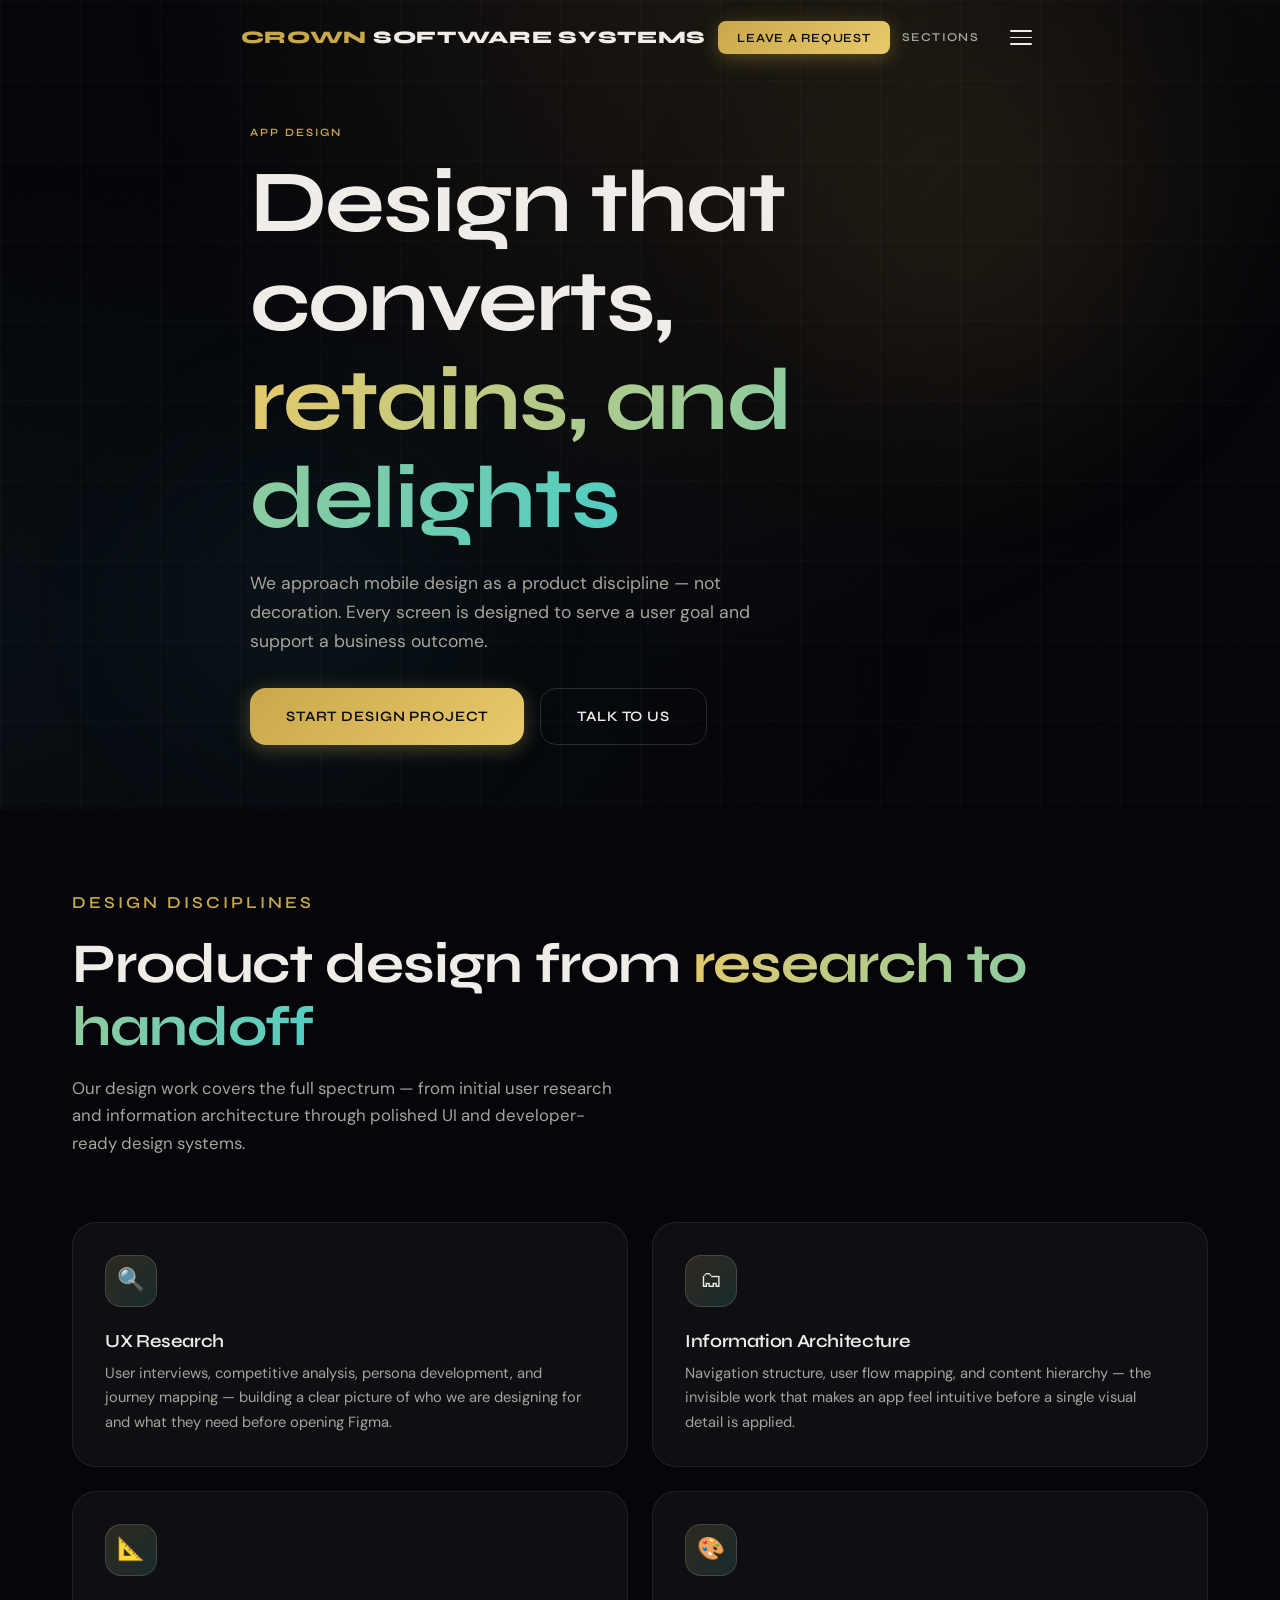
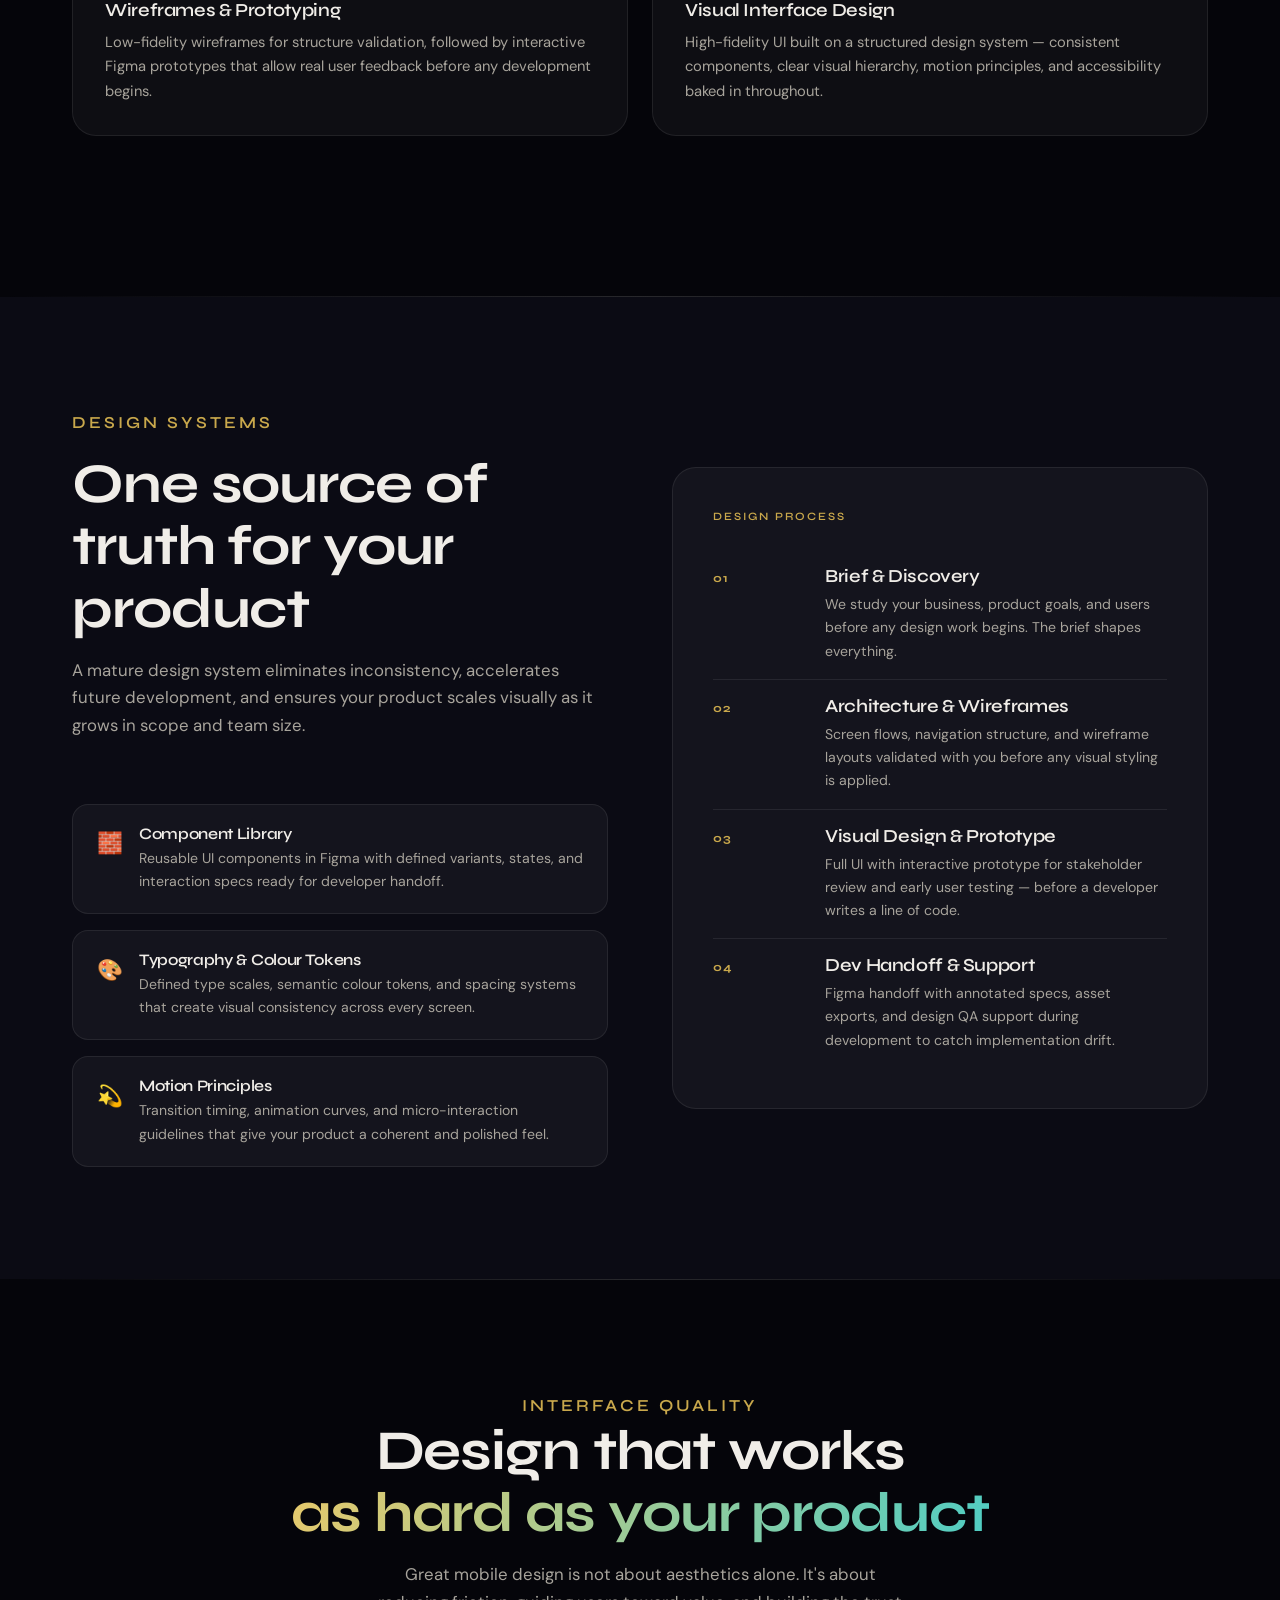
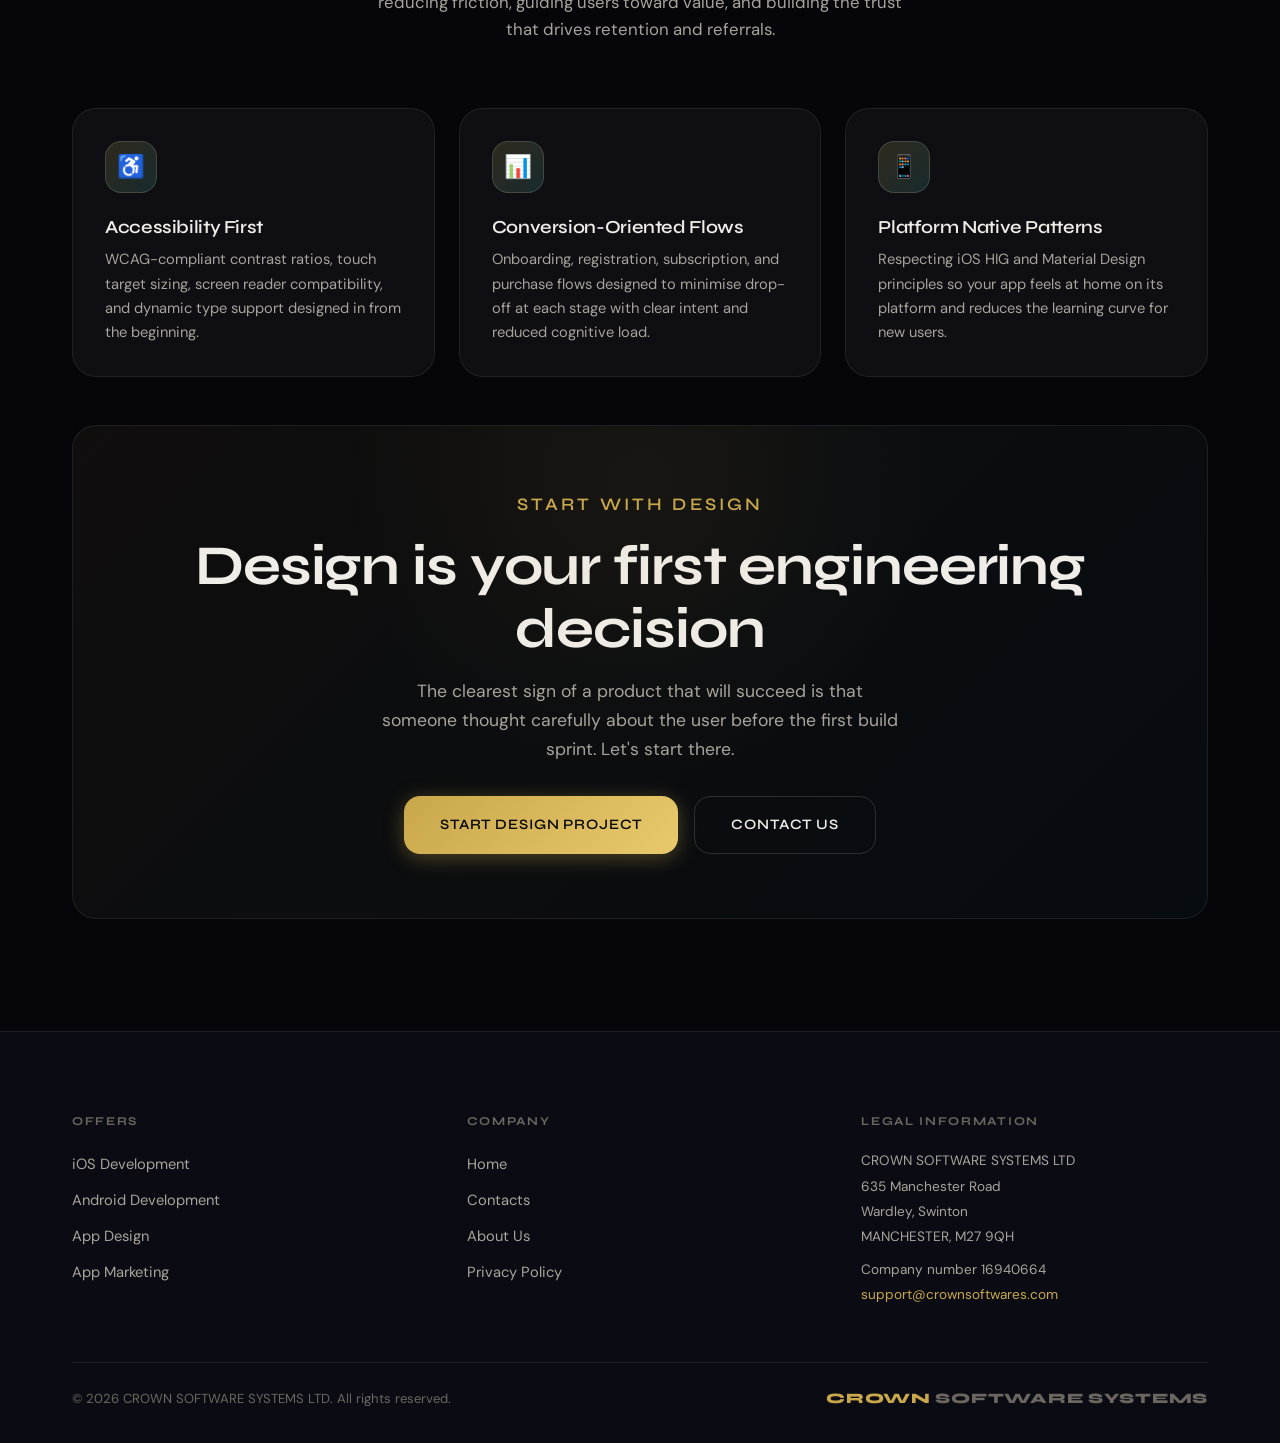
<file: design/index.html>
<!DOCTYPE html>
<html lang="en">
<head>
  <meta charset="UTF-8"/>
  <meta name="viewport" content="width=device-width, initial-scale=1.0"/>
  <title>App UI/UX Design — Crown Software Systems</title>
  <meta name="description" content="Product design for mobile apps: UX research, wireframes, interactive prototypes, and production-ready design systems built for conversion and retention."/>
  <meta property="og:title" content="App Design — Crown Software Systems"/>
  <meta property="og:description" content="UX research, prototyping, and design systems for iOS and Android products."/>
  <meta property="og:type" content="website"/>
  <link rel="icon" href="../assets/images/logo.svg" type="image/svg+xml"/>
  <link rel="stylesheet" href="../assets/css/main.css"/>
  <link rel="stylesheet" href="../assets/css/animations.css"/>
</head>
<body>

<header class="header" role="banner">
  <div class="container">
    <div class="header__inner">
      <a href="../" class="header__logo"><span>CROWN</span> SOFTWARE SYSTEMS</a>
      <div class="header__center"><button class="btn btn-primary btn-sm" data-modal="request">Leave a Request</button></div>
      <div class="header__right">
        <span class="header__sections-label">Sections</span>
        <button class="burger" aria-label="Open navigation menu"><span class="burger__line"></span><span class="burger__line"></span><span class="burger__line"></span></button>
      </div>
    </div>
  </div>
</header>

<nav class="nav-overlay" role="navigation">
  <div class="nav-overlay__inner">
    <ul class="nav-overlay__list">
      <li class="nav-overlay__item"><a href="../" class="nav-overlay__link" data-page="home">Home</a></li>
      <li class="nav-overlay__item"><a href="../ios/" class="nav-overlay__link">iOS Development</a></li>
      <li class="nav-overlay__item"><a href="../android/" class="nav-overlay__link">Android Development</a></li>
      <li class="nav-overlay__item"><a href="../design/" class="nav-overlay__link active">App Design</a></li>
      <li class="nav-overlay__item"><a href="../aso/" class="nav-overlay__link">App Marketing</a></li>
      <li class="nav-overlay__item"><a href="../about/" class="nav-overlay__link">About Us</a></li>
      <li class="nav-overlay__item"><a href="../contacts/" class="nav-overlay__link">Contacts</a></li>
    </ul>
    <div class="nav-overlay__cta"><button class="btn btn-primary btn-lg" data-modal="request">Leave a Request</button></div>
  </div>
</nav>

<section class="page-hero">
  <div class="blob blob-1" style="top:-10%;right:0;opacity:0.5;"></div>
  <div class="blob blob-2" style="bottom:-5%;left:5%;opacity:0.5;"></div>
  <div class="grid-bg"></div>
  <div class="container" style="position:relative;z-index:2;">
    <p class="label hero-anim-1">App Design</p>
    <h1 class="hero-anim-2" style="max-width:780px;margin-top:0.75rem;margin-bottom:1.25rem;">Design that converts,<br/><span class="text-gradient">retains, and delights</span></h1>
    <p class="hero-anim-3" style="max-width:540px;font-size:1.1rem;">We approach mobile design as a product discipline — not decoration. Every screen is designed to serve a user goal and support a business outcome.</p>
    <div class="hero-anim-4" style="display:flex;gap:1rem;flex-wrap:wrap;margin-top:2rem;">
      <button class="btn btn-primary btn-lg" data-modal="request">Start Design Project</button>
      <a href="../contacts/" class="btn btn-outline btn-lg">Talk to Us</a>
    </div>
  </div>
</section>

<section class="section" style="padding-top:5rem;">
  <div class="container">
    <div class="section-head reveal">
      <p class="label">Design Disciplines</p>
      <h2>Product design from <span class="text-gradient">research to handoff</span></h2>
      <p>Our design work covers the full spectrum — from initial user research and information architecture through polished UI and developer-ready design systems.</p>
    </div>
    <div class="grid-2" style="margin-bottom:3rem;">
      <div class="card reveal delay-1" style="grid-row:span 1;">
        <div class="card__icon">🔍</div>
        <h4>UX Research</h4>
        <p>User interviews, competitive analysis, persona development, and journey mapping — building a clear picture of who we are designing for and what they need before opening Figma.</p>
      </div>
      <div class="card reveal delay-2">
        <div class="card__icon">🗂</div>
        <h4>Information Architecture</h4>
        <p>Navigation structure, user flow mapping, and content hierarchy — the invisible work that makes an app feel intuitive before a single visual detail is applied.</p>
      </div>
      <div class="card reveal delay-1">
        <div class="card__icon">📐</div>
        <h4>Wireframes &amp; Prototyping</h4>
        <p>Low-fidelity wireframes for structure validation, followed by interactive Figma prototypes that allow real user feedback before any development begins.</p>
      </div>
      <div class="card reveal delay-2">
        <div class="card__icon">🎨</div>
        <h4>Visual Interface Design</h4>
        <p>High-fidelity UI built on a structured design system — consistent components, clear visual hierarchy, motion principles, and accessibility baked in throughout.</p>
      </div>
    </div>
  </div>
</section>

<div class="divider"></div>

<section class="section" style="background:var(--bg2);">
  <div class="container">
    <div style="display:grid;grid-template-columns:1fr 1fr;gap:4rem;align-items:center;">
      <div>
        <div class="section-head reveal">
          <p class="label">Design Systems</p>
          <h2>One source of truth for your product</h2>
          <p>A mature design system eliminates inconsistency, accelerates future development, and ensures your product scales visually as it grows in scope and team size.</p>
        </div>
        <div class="feature-list reveal">
          <div class="feature-item">
            <div class="feature-item__icon">🧱</div>
            <div><h4>Component Library</h4><p>Reusable UI components in Figma with defined variants, states, and interaction specs ready for developer handoff.</p></div>
          </div>
          <div class="feature-item">
            <div class="feature-item__icon">🎨</div>
            <div><h4>Typography &amp; Colour Tokens</h4><p>Defined type scales, semantic colour tokens, and spacing systems that create visual consistency across every screen.</p></div>
          </div>
          <div class="feature-item">
            <div class="feature-item__icon">💫</div>
            <div><h4>Motion Principles</h4><p>Transition timing, animation curves, and micro-interaction guidelines that give your product a coherent and polished feel.</p></div>
          </div>
        </div>
      </div>
      <div class="reveal delay-2">
        <div style="background:var(--surface);border:1px solid var(--border);border-radius:var(--r3);padding:2.5rem;">
          <p class="label" style="margin-bottom:1.5rem;">Design Process</p>
          <div class="steps">
            <div class="step" style="padding:1rem 0;">
              <div class="step__num">01</div>
              <div class="step__content"><h4>Brief &amp; Discovery</h4><p style="font-size:0.88rem;">We study your business, product goals, and users before any design work begins. The brief shapes everything.</p></div>
            </div>
            <div class="step" style="padding:1rem 0;">
              <div class="step__num">02</div>
              <div class="step__content"><h4>Architecture &amp; Wireframes</h4><p style="font-size:0.88rem;">Screen flows, navigation structure, and wireframe layouts validated with you before any visual styling is applied.</p></div>
            </div>
            <div class="step" style="padding:1rem 0;">
              <div class="step__num">03</div>
              <div class="step__content"><h4>Visual Design &amp; Prototype</h4><p style="font-size:0.88rem;">Full UI with interactive prototype for stakeholder review and early user testing — before a developer writes a line of code.</p></div>
            </div>
            <div class="step" style="padding:1rem 0;border:none;">
              <div class="step__num">04</div>
              <div class="step__content"><h4>Dev Handoff &amp; Support</h4><p style="font-size:0.88rem;">Figma handoff with annotated specs, asset exports, and design QA support during development to catch implementation drift.</p></div>
            </div>
          </div>
        </div>
      </div>
    </div>
  </div>
</section>

<div class="divider"></div>

<section class="section">
  <div class="container">
    <div class="section-head center reveal">
      <p class="label">Interface Quality</p>
      <h2>Design that works<br/><span class="text-gradient">as hard as your product</span></h2>
      <p>Great mobile design is not about aesthetics alone. It's about reducing friction, guiding users toward value, and building the trust that drives retention and referrals.</p>
    </div>
    <div class="grid-3" style="margin-bottom:3rem;">
      <div class="card reveal delay-1">
        <div class="card__icon">♿</div>
        <h4>Accessibility First</h4>
        <p>WCAG-compliant contrast ratios, touch target sizing, screen reader compatibility, and dynamic type support designed in from the beginning.</p>
      </div>
      <div class="card reveal delay-2">
        <div class="card__icon">📊</div>
        <h4>Conversion-Oriented Flows</h4>
        <p>Onboarding, registration, subscription, and purchase flows designed to minimise drop-off at each stage with clear intent and reduced cognitive load.</p>
      </div>
      <div class="card reveal delay-3">
        <div class="card__icon">📱</div>
        <h4>Platform Native Patterns</h4>
        <p>Respecting iOS HIG and Material Design principles so your app feels at home on its platform and reduces the learning curve for new users.</p>
      </div>
    </div>

    <div class="cta-block reveal">
      <p class="label" style="margin-bottom:1rem;">Start with design</p>
      <h2>Design is your first engineering decision</h2>
      <p>The clearest sign of a product that will succeed is that someone thought carefully about the user before the first build sprint. Let's start there.</p>
      <div class="btn-group">
        <button class="btn btn-primary btn-lg" data-modal="request">Start Design Project</button>
        <a href="../contacts/" class="btn btn-outline btn-lg">Contact Us</a>
      </div>
    </div>
  </div>
</section>

<footer class="footer" role="contentinfo">
  <div class="container">
    <div class="footer__grid">
      <div><p class="footer__col-title">Offers</p><ul class="footer__links"><li><a href="../ios/" class="footer__link">iOS Development</a></li><li><a href="../android/" class="footer__link">Android Development</a></li><li><a href="../design/" class="footer__link">App Design</a></li><li><a href="../aso/" class="footer__link">App Marketing</a></li></ul></div>
      <div><p class="footer__col-title">Company</p><ul class="footer__links"><li><a href="../" class="footer__link">Home</a></li><li><a href="../contacts/" class="footer__link">Contacts</a></li><li><a href="../about/" class="footer__link">About Us</a></li><li><a href="../policy/" class="footer__link">Privacy Policy</a></li></ul></div>
      <div><p class="footer__col-title">Legal Information</p><div class="footer__legal"><p>CROWN SOFTWARE SYSTEMS LTD</p><p>635 Manchester Road</p><p>Wardley, Swinton</p><p>MANCHESTER, M27 9QH</p><p style="margin-top:0.5rem;">Company number 16940664</p><p><a href="mailto:support@crownsoftwares.com">support@crownsoftwares.com</a></p></div></div>
    </div>
    <div class="footer__bottom"><p class="footer__copy">© 2026 CROWN SOFTWARE SYSTEMS LTD. All rights reserved.</p><span class="footer__logo-text"><span>CROWN</span> SOFTWARE SYSTEMS</span></div>
  </div>
</footer>

<div class="modal-overlay" role="dialog" aria-modal="true" aria-labelledby="modal-title">
  <div class="modal">
    <button class="modal__close" aria-label="Close modal">✕</button>
    <p class="label">Get in Touch</p>
    <h3 id="modal-title">Leave a Request</h3>
    <div class="modal-form-body">
      <form class="modal-form" novalidate style="margin-top:1.5rem;">
        <div class="form-group"><label class="form-label" for="modal-name">Name</label><input class="form-input" type="text" id="modal-name" name="name" placeholder="Your full name"/></div>
        <div class="form-group"><label class="form-label" for="modal-company">Company</label><input class="form-input" type="text" id="modal-company" name="company" placeholder="Company name (optional)"/></div>
        <div class="form-group"><label class="form-label" for="modal-email">Email</label><input class="form-input" type="email" id="modal-email" name="email" placeholder="your@email.com"/></div>
        <div class="form-group"><label class="form-label" for="modal-comment">Comment</label><textarea class="form-input" id="modal-comment" name="comment" placeholder="Tell us about your project…"></textarea></div>
        <button type="submit" class="btn btn-primary modal-submit" style="width:100%;justify-content:center;">Send Request</button>
        <p class="form-consent">By clicking "Send Request", you agree to the processing of personal data in accordance with the <a href="../policy/">Privacy Policy</a>.</p>
      </form>
    </div>
    <div class="modal__success"><div class="success-icon">✦</div><h4>Request Received</h4><p style="color:var(--text2);font-size:0.92rem;margin-top:0.5rem;">Thank you. We will be in touch within one business day.</p></div>
  </div>
</div>
<script src="../assets/js/main.js"></script>
<script src="../assets/js/modal.js"></script>
</body>
</html>
</file>
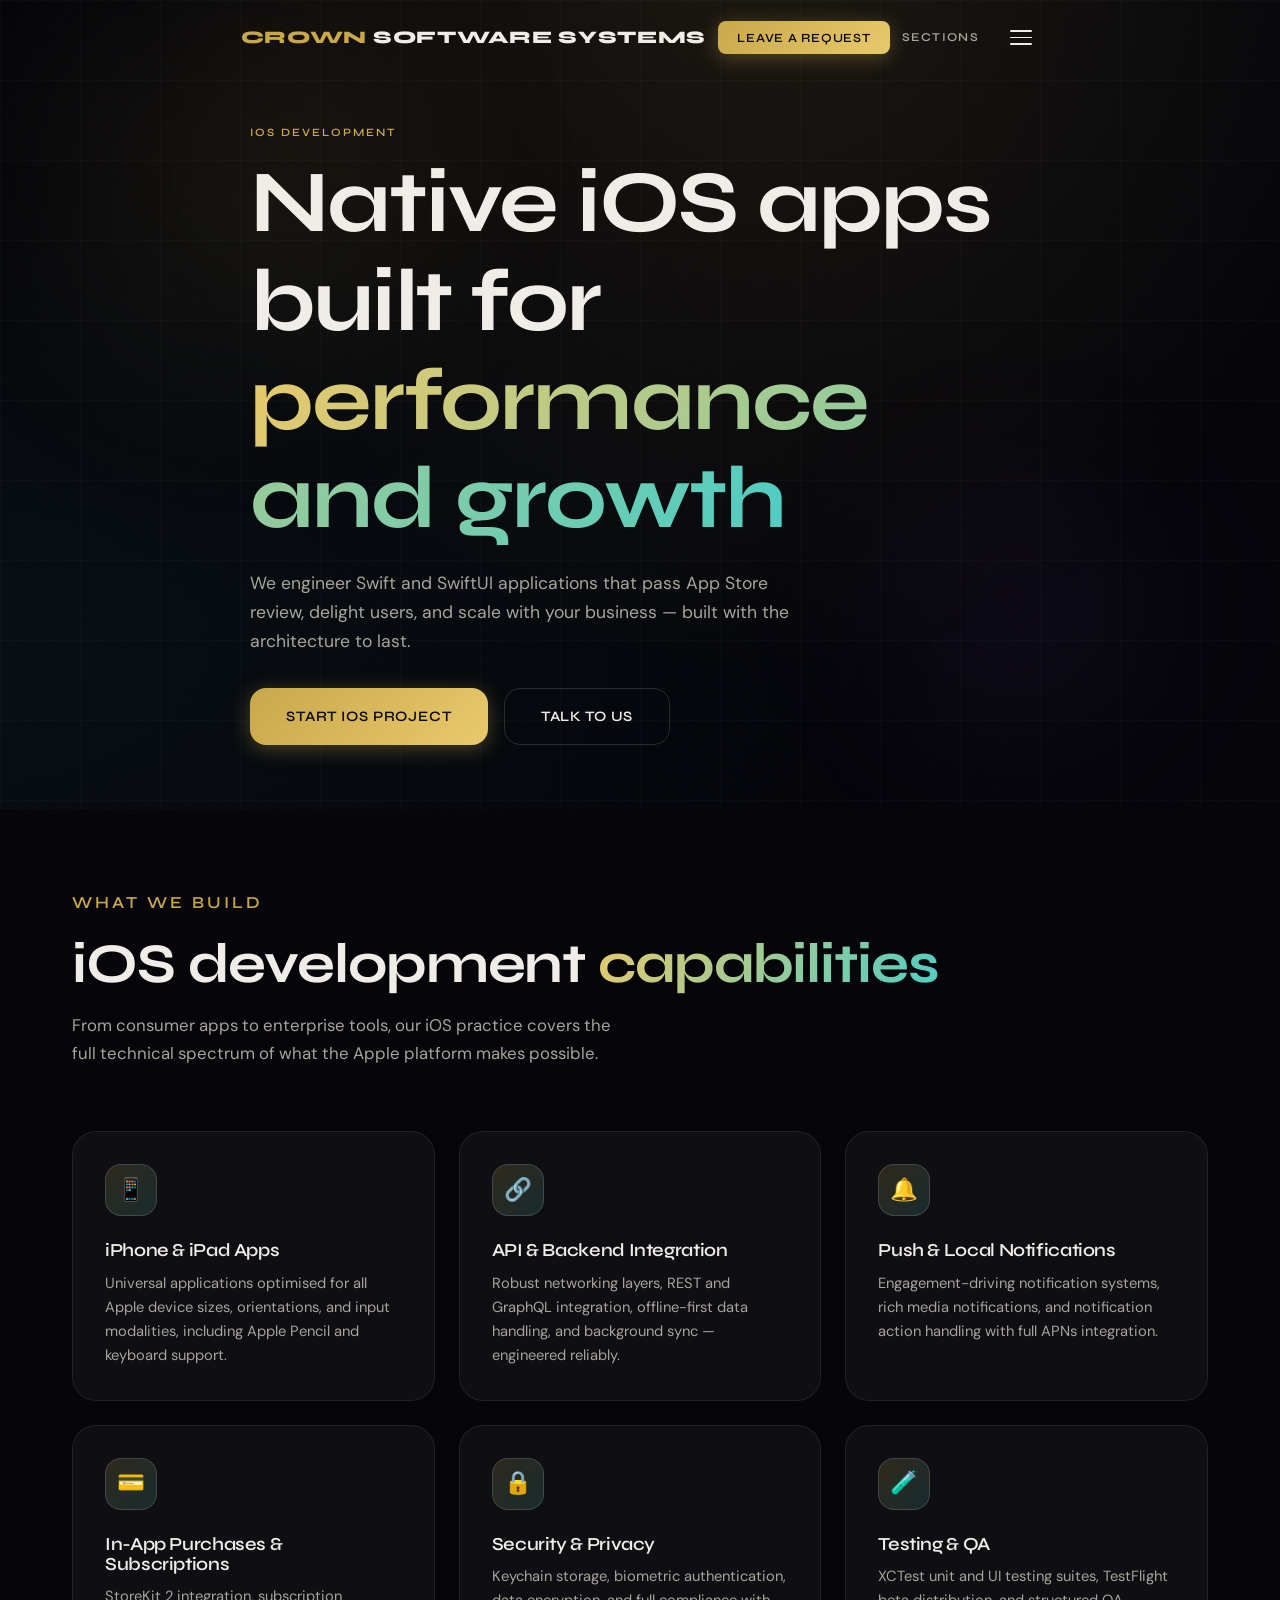
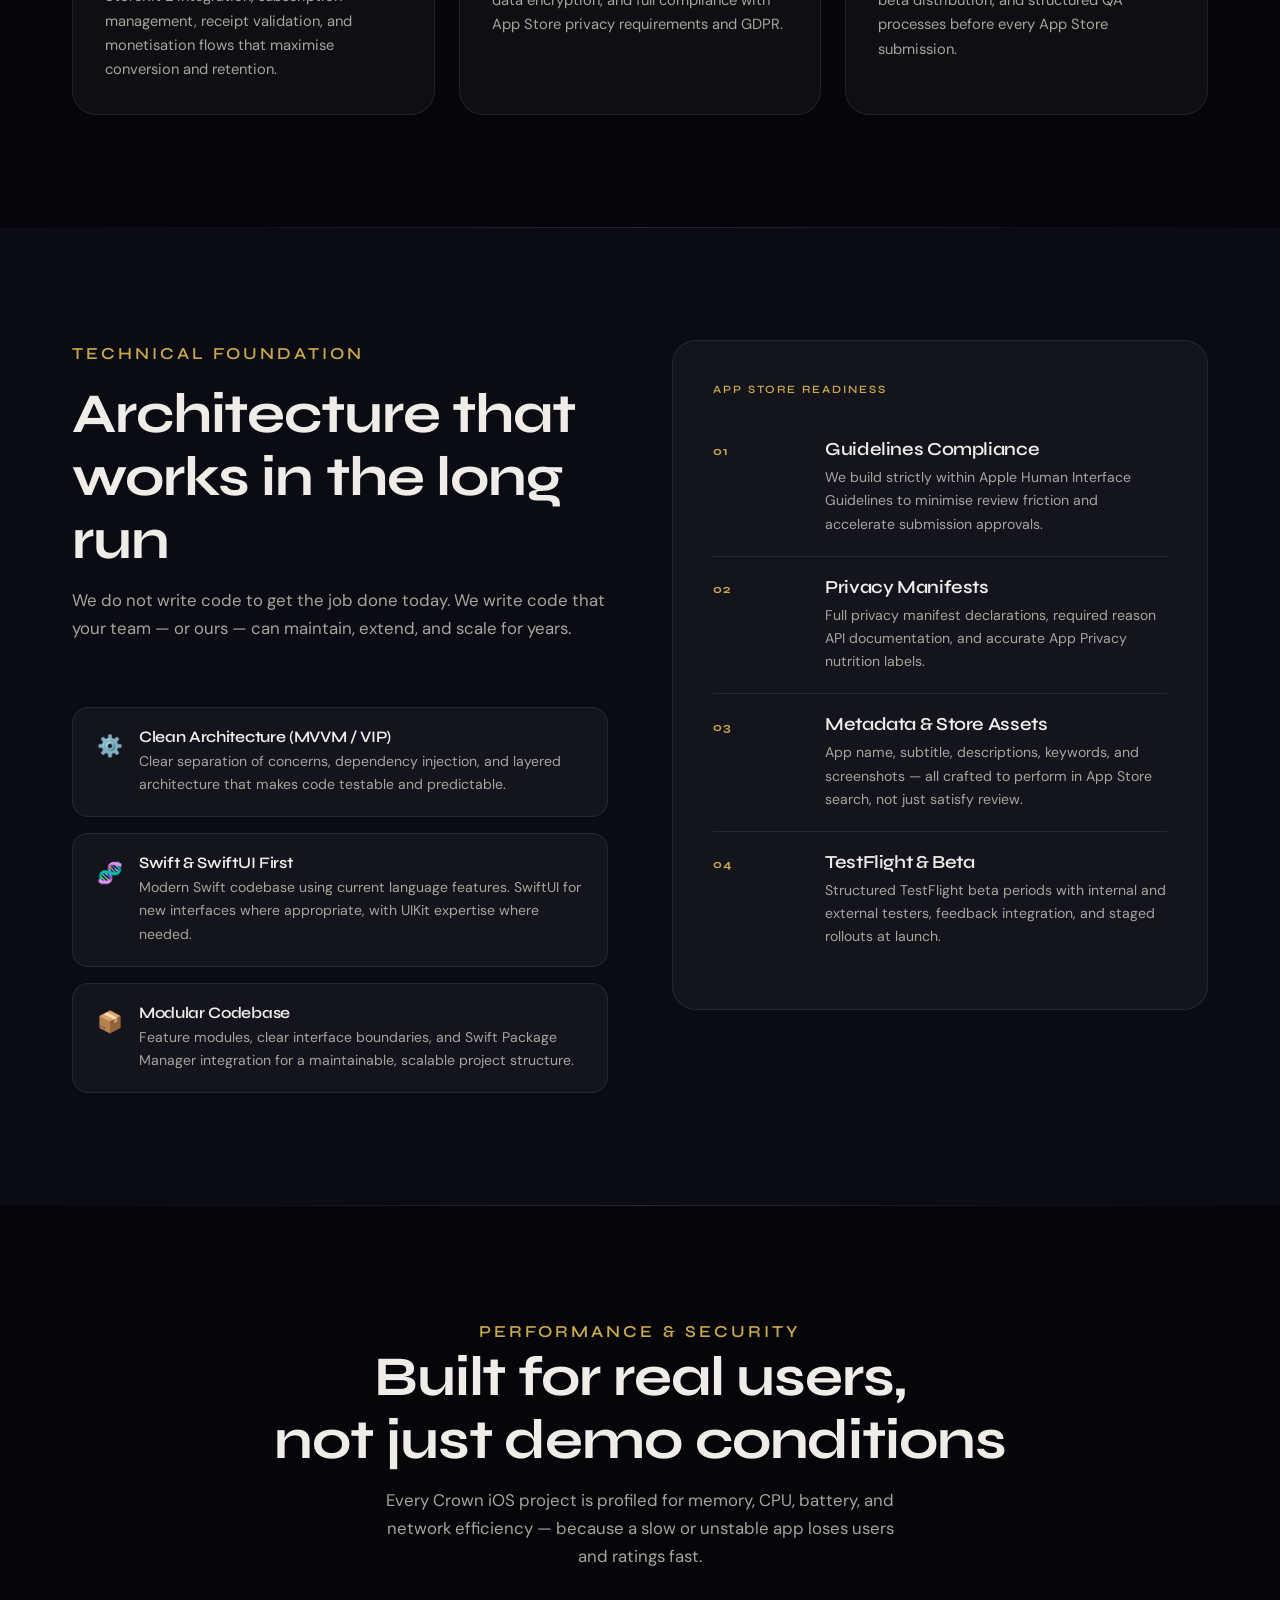
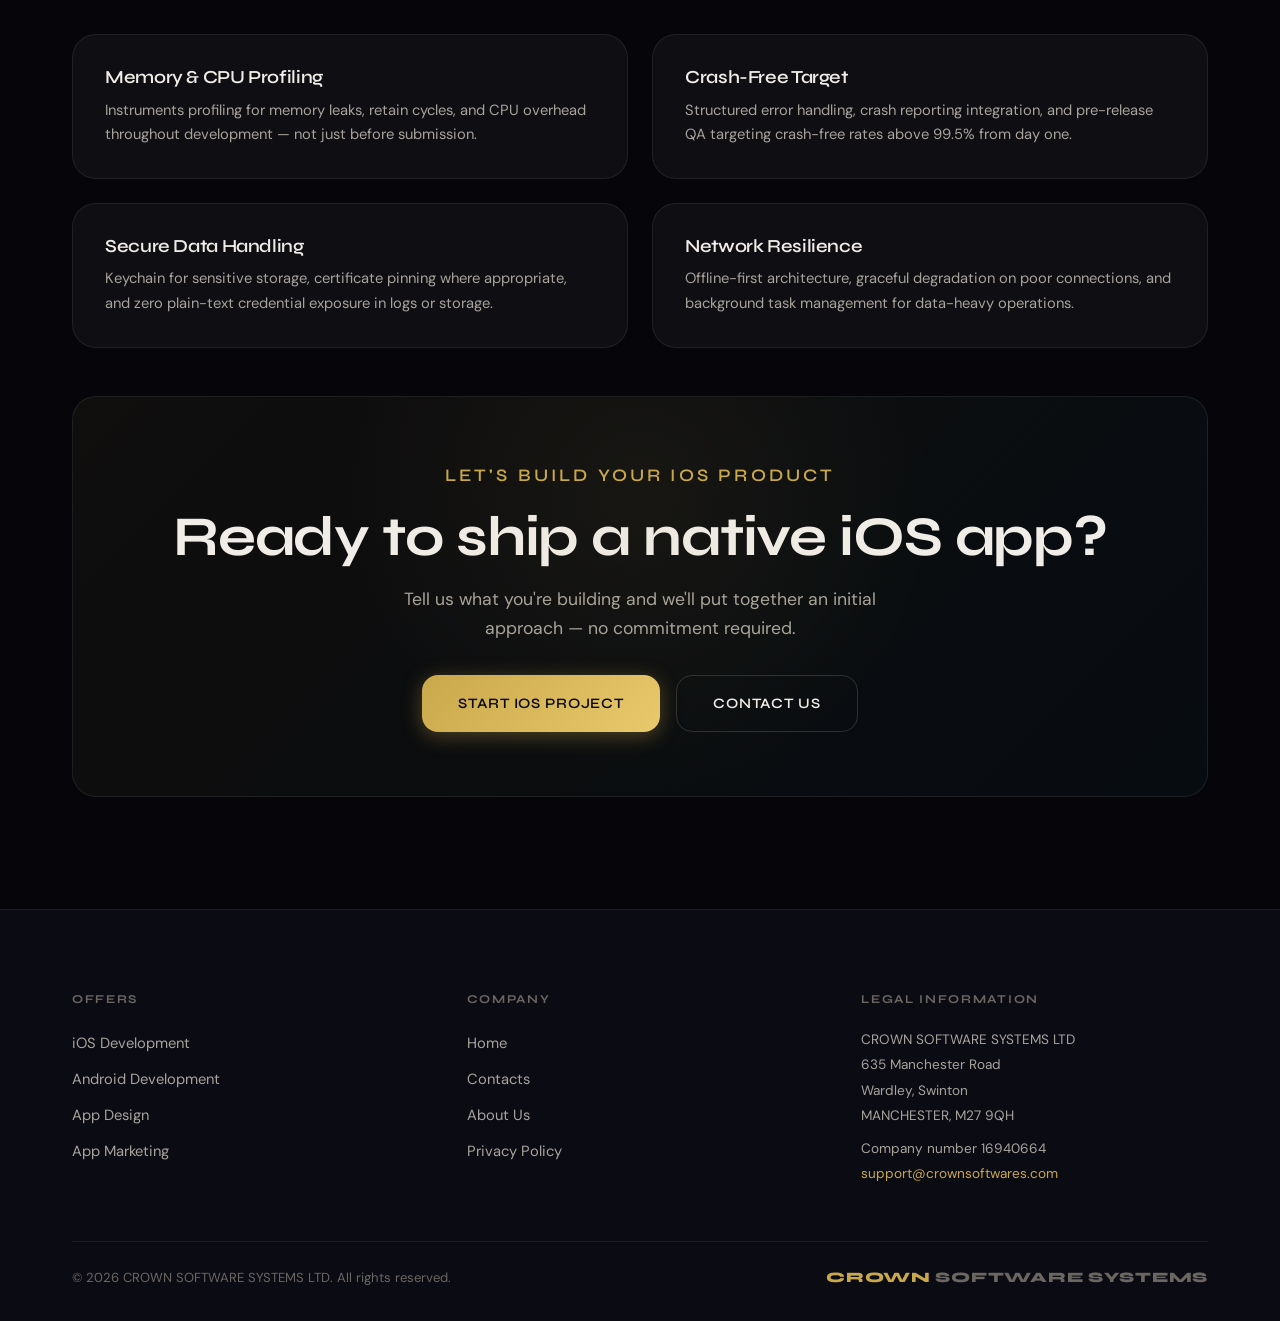
<file: ios/index.html>
<!DOCTYPE html>
<html lang="en">
<head>
  <meta charset="UTF-8"/>
  <meta name="viewport" content="width=device-width, initial-scale=1.0"/>
  <title>iOS App Development — Crown Software Systems</title>
  <meta name="description" content="Custom native iOS app development using Swift and SwiftUI. Built for performance, App Store approval, and long-term scalability."/>
  <meta property="og:title" content="iOS Development — Crown Software Systems"/>
  <meta property="og:description" content="Native Swift and SwiftUI iOS applications built for performance and the App Store."/>
  <meta property="og:type" content="website"/>
  <link rel="icon" href="../assets/images/logo.svg" type="image/svg+xml"/>
  <link rel="stylesheet" href="../assets/css/main.css"/>
  <link rel="stylesheet" href="../assets/css/animations.css"/>
</head>
<body>

<header class="header" role="banner">
  <div class="container">
    <div class="header__inner">
      <a href="../" class="header__logo"><span>CROWN</span> SOFTWARE SYSTEMS</a>
      <div class="header__center"><button class="btn btn-primary btn-sm" data-modal="request">Leave a Request</button></div>
      <div class="header__right">
        <span class="header__sections-label">Sections</span>
        <button class="burger" aria-label="Open navigation menu"><span class="burger__line"></span><span class="burger__line"></span><span class="burger__line"></span></button>
      </div>
    </div>
  </div>
</header>

<nav class="nav-overlay" role="navigation">
  <div class="nav-overlay__inner">
    <ul class="nav-overlay__list">
      <li class="nav-overlay__item"><a href="../" class="nav-overlay__link" data-page="home">Home</a></li>
      <li class="nav-overlay__item"><a href="../ios/" class="nav-overlay__link active">iOS Development</a></li>
      <li class="nav-overlay__item"><a href="../android/" class="nav-overlay__link">Android Development</a></li>
      <li class="nav-overlay__item"><a href="../design/" class="nav-overlay__link">App Design</a></li>
      <li class="nav-overlay__item"><a href="../aso/" class="nav-overlay__link">App Marketing</a></li>
      <li class="nav-overlay__item"><a href="../about/" class="nav-overlay__link">About Us</a></li>
      <li class="nav-overlay__item"><a href="../contacts/" class="nav-overlay__link">Contacts</a></li>
    </ul>
    <div class="nav-overlay__cta"><button class="btn btn-primary btn-lg" data-modal="request">Leave a Request</button></div>
  </div>
</nav>

<!-- HERO -->
<section class="page-hero">
  <div class="blob blob-1" style="top:-15%;left:-5%;opacity:0.6;"></div>
  <div class="blob blob-3" style="bottom:0;right:5%;"></div>
  <div class="grid-bg"></div>
  <div class="container" style="position:relative;z-index:2;">
    <p class="label hero-anim-1">iOS Development</p>
    <h1 class="hero-anim-2" style="max-width:780px;margin-top:0.75rem;margin-bottom:1.25rem;">Native iOS apps built for<br/><span class="text-gradient">performance and growth</span></h1>
    <p class="hero-anim-3" style="max-width:540px;font-size:1.1rem;">We engineer Swift and SwiftUI applications that pass App Store review, delight users, and scale with your business — built with the architecture to last.</p>
    <div class="hero-anim-4" style="display:flex;gap:1rem;flex-wrap:wrap;margin-top:2rem;">
      <button class="btn btn-primary btn-lg" data-modal="request">Start iOS Project</button>
      <a href="../contacts/" class="btn btn-outline btn-lg">Talk to Us</a>
    </div>
  </div>
</section>

<!-- CAPABILITIES -->
<section class="section" style="padding-top:5rem;">
  <div class="container">
    <div class="section-head reveal">
      <p class="label">What We Build</p>
      <h2>iOS development <span class="text-gradient">capabilities</span></h2>
      <p>From consumer apps to enterprise tools, our iOS practice covers the full technical spectrum of what the Apple platform makes possible.</p>
    </div>
    <div class="grid-3">
      <div class="card reveal delay-1">
        <div class="card__icon">📱</div>
        <h4>iPhone &amp; iPad Apps</h4>
        <p>Universal applications optimised for all Apple device sizes, orientations, and input modalities, including Apple Pencil and keyboard support.</p>
      </div>
      <div class="card reveal delay-2">
        <div class="card__icon">🔗</div>
        <h4>API &amp; Backend Integration</h4>
        <p>Robust networking layers, REST and GraphQL integration, offline-first data handling, and background sync — engineered reliably.</p>
      </div>
      <div class="card reveal delay-3">
        <div class="card__icon">🔔</div>
        <h4>Push &amp; Local Notifications</h4>
        <p>Engagement-driving notification systems, rich media notifications, and notification action handling with full APNs integration.</p>
      </div>
      <div class="card reveal delay-1">
        <div class="card__icon">💳</div>
        <h4>In-App Purchases &amp; Subscriptions</h4>
        <p>StoreKit 2 integration, subscription management, receipt validation, and monetisation flows that maximise conversion and retention.</p>
      </div>
      <div class="card reveal delay-2">
        <div class="card__icon">🔒</div>
        <h4>Security &amp; Privacy</h4>
        <p>Keychain storage, biometric authentication, data encryption, and full compliance with App Store privacy requirements and GDPR.</p>
      </div>
      <div class="card reveal delay-3">
        <div class="card__icon">🧪</div>
        <h4>Testing &amp; QA</h4>
        <p>XCTest unit and UI testing suites, TestFlight beta distribution, and structured QA processes before every App Store submission.</p>
      </div>
    </div>
  </div>
</section>

<div class="divider"></div>

<!-- TECHNICAL APPROACH -->
<section class="section" style="background:var(--bg2);">
  <div class="container">
    <div style="display:grid;grid-template-columns:1fr 1fr;gap:4rem;align-items:start;">
      <div>
        <div class="section-head reveal">
          <p class="label">Technical Foundation</p>
          <h2>Architecture that works in the long run</h2>
          <p>We do not write code to get the job done today. We write code that your team — or ours — can maintain, extend, and scale for years.</p>
        </div>
        <div class="feature-list reveal">
          <div class="feature-item">
            <div class="feature-item__icon">⚙️</div>
            <div>
              <h4>Clean Architecture (MVVM / VIP)</h4>
              <p>Clear separation of concerns, dependency injection, and layered architecture that makes code testable and predictable.</p>
            </div>
          </div>
          <div class="feature-item">
            <div class="feature-item__icon">🧬</div>
            <div>
              <h4>Swift &amp; SwiftUI First</h4>
              <p>Modern Swift codebase using current language features. SwiftUI for new interfaces where appropriate, with UIKit expertise where needed.</p>
            </div>
          </div>
          <div class="feature-item">
            <div class="feature-item__icon">📦</div>
            <div>
              <h4>Modular Codebase</h4>
              <p>Feature modules, clear interface boundaries, and Swift Package Manager integration for a maintainable, scalable project structure.</p>
            </div>
          </div>
        </div>
      </div>
      <div class="reveal delay-2">
        <div style="background:var(--surface);border:1px solid var(--border);border-radius:var(--r3);padding:2.5rem;">
          <p class="label" style="margin-bottom:1.25rem;">App Store Readiness</p>
          <div class="steps">
            <div class="step" style="padding:1.25rem 0;">
              <div class="step__num">01</div>
              <div class="step__content"><h4>Guidelines Compliance</h4><p style="font-size:0.88rem;">We build strictly within Apple Human Interface Guidelines to minimise review friction and accelerate submission approvals.</p></div>
            </div>
            <div class="step" style="padding:1.25rem 0;">
              <div class="step__num">02</div>
              <div class="step__content"><h4>Privacy Manifests</h4><p style="font-size:0.88rem;">Full privacy manifest declarations, required reason API documentation, and accurate App Privacy nutrition labels.</p></div>
            </div>
            <div class="step" style="padding:1.25rem 0;">
              <div class="step__num">03</div>
              <div class="step__content"><h4>Metadata &amp; Store Assets</h4><p style="font-size:0.88rem;">App name, subtitle, descriptions, keywords, and screenshots — all crafted to perform in App Store search, not just satisfy review.</p></div>
            </div>
            <div class="step" style="padding:1.25rem 0;border:none;">
              <div class="step__num">04</div>
              <div class="step__content"><h4>TestFlight &amp; Beta</h4><p style="font-size:0.88rem;">Structured TestFlight beta periods with internal and external testers, feedback integration, and staged rollouts at launch.</p></div>
            </div>
          </div>
        </div>
      </div>
    </div>
  </div>
</section>

<div class="divider"></div>

<!-- PERFORMANCE & SECURITY -->
<section class="section">
  <div class="container">
    <div class="section-head center reveal">
      <p class="label">Performance &amp; Security</p>
      <h2>Built for real users,<br/>not just demo conditions</h2>
      <p>Every Crown iOS project is profiled for memory, CPU, battery, and network efficiency — because a slow or unstable app loses users and ratings fast.</p>
    </div>
    <div class="grid-2" style="margin-bottom:3rem;">
      <div class="card reveal delay-1">
        <h4>Memory &amp; CPU Profiling</h4>
        <p>Instruments profiling for memory leaks, retain cycles, and CPU overhead throughout development — not just before submission.</p>
      </div>
      <div class="card reveal delay-2">
        <h4>Crash-Free Target</h4>
        <p>Structured error handling, crash reporting integration, and pre-release QA targeting crash-free rates above 99.5% from day one.</p>
      </div>
      <div class="card reveal delay-1">
        <h4>Secure Data Handling</h4>
        <p>Keychain for sensitive storage, certificate pinning where appropriate, and zero plain-text credential exposure in logs or storage.</p>
      </div>
      <div class="card reveal delay-2">
        <h4>Network Resilience</h4>
        <p>Offline-first architecture, graceful degradation on poor connections, and background task management for data-heavy operations.</p>
      </div>
    </div>

    <div class="cta-block reveal">
      <p class="label" style="margin-bottom:1rem;">Let's build your iOS product</p>
      <h2>Ready to ship a native iOS app?</h2>
      <p>Tell us what you're building and we'll put together an initial approach — no commitment required.</p>
      <div class="btn-group">
        <button class="btn btn-primary btn-lg" data-modal="request">Start iOS Project</button>
        <a href="../contacts/" class="btn btn-outline btn-lg">Contact Us</a>
      </div>
    </div>
  </div>
</section>

<footer class="footer" role="contentinfo">
  <div class="container">
    <div class="footer__grid">
      <div><p class="footer__col-title">Offers</p><ul class="footer__links"><li><a href="../ios/" class="footer__link">iOS Development</a></li><li><a href="../android/" class="footer__link">Android Development</a></li><li><a href="../design/" class="footer__link">App Design</a></li><li><a href="../aso/" class="footer__link">App Marketing</a></li></ul></div>
      <div><p class="footer__col-title">Company</p><ul class="footer__links"><li><a href="../" class="footer__link">Home</a></li><li><a href="../contacts/" class="footer__link">Contacts</a></li><li><a href="../about/" class="footer__link">About Us</a></li><li><a href="../policy/" class="footer__link">Privacy Policy</a></li></ul></div>
      <div><p class="footer__col-title">Legal Information</p><div class="footer__legal"><p>CROWN SOFTWARE SYSTEMS LTD</p><p>635 Manchester Road</p><p>Wardley, Swinton</p><p>MANCHESTER, M27 9QH</p><p style="margin-top:0.5rem;">Company number 16940664</p><p><a href="mailto:support@crownsoftwares.com">support@crownsoftwares.com</a></p></div></div>
    </div>
    <div class="footer__bottom"><p class="footer__copy">© 2026 CROWN SOFTWARE SYSTEMS LTD. All rights reserved.</p><span class="footer__logo-text"><span>CROWN</span> SOFTWARE SYSTEMS</span></div>
  </div>
</footer>

<div class="modal-overlay" role="dialog" aria-modal="true" aria-labelledby="modal-title">
  <div class="modal">
    <button class="modal__close" aria-label="Close modal">✕</button>
    <p class="label">Get in Touch</p>
    <h3 id="modal-title">Leave a Request</h3>
    <div class="modal-form-body">
      <form class="modal-form" novalidate style="margin-top:1.5rem;">
        <div class="form-group"><label class="form-label" for="modal-name">Name</label><input class="form-input" type="text" id="modal-name" name="name" placeholder="Your full name"/></div>
        <div class="form-group"><label class="form-label" for="modal-company">Company</label><input class="form-input" type="text" id="modal-company" name="company" placeholder="Company name (optional)"/></div>
        <div class="form-group"><label class="form-label" for="modal-email">Email</label><input class="form-input" type="email" id="modal-email" name="email" placeholder="your@email.com"/></div>
        <div class="form-group"><label class="form-label" for="modal-comment">Comment</label><textarea class="form-input" id="modal-comment" name="comment" placeholder="Tell us about your project…"></textarea></div>
        <button type="submit" class="btn btn-primary modal-submit" style="width:100%;justify-content:center;">Send Request</button>
        <p class="form-consent">By clicking "Send Request", you agree to the processing of personal data in accordance with the <a href="../policy/">Privacy Policy</a>.</p>
      </form>
    </div>
    <div class="modal__success"><div class="success-icon">✦</div><h4>Request Received</h4><p style="color:var(--text2);font-size:0.92rem;margin-top:0.5rem;">Thank you. We will be in touch within one business day.</p></div>
  </div>
</div>
<script src="../assets/js/main.js"></script>
<script src="../assets/js/modal.js"></script>
</body>
</html>
</file>
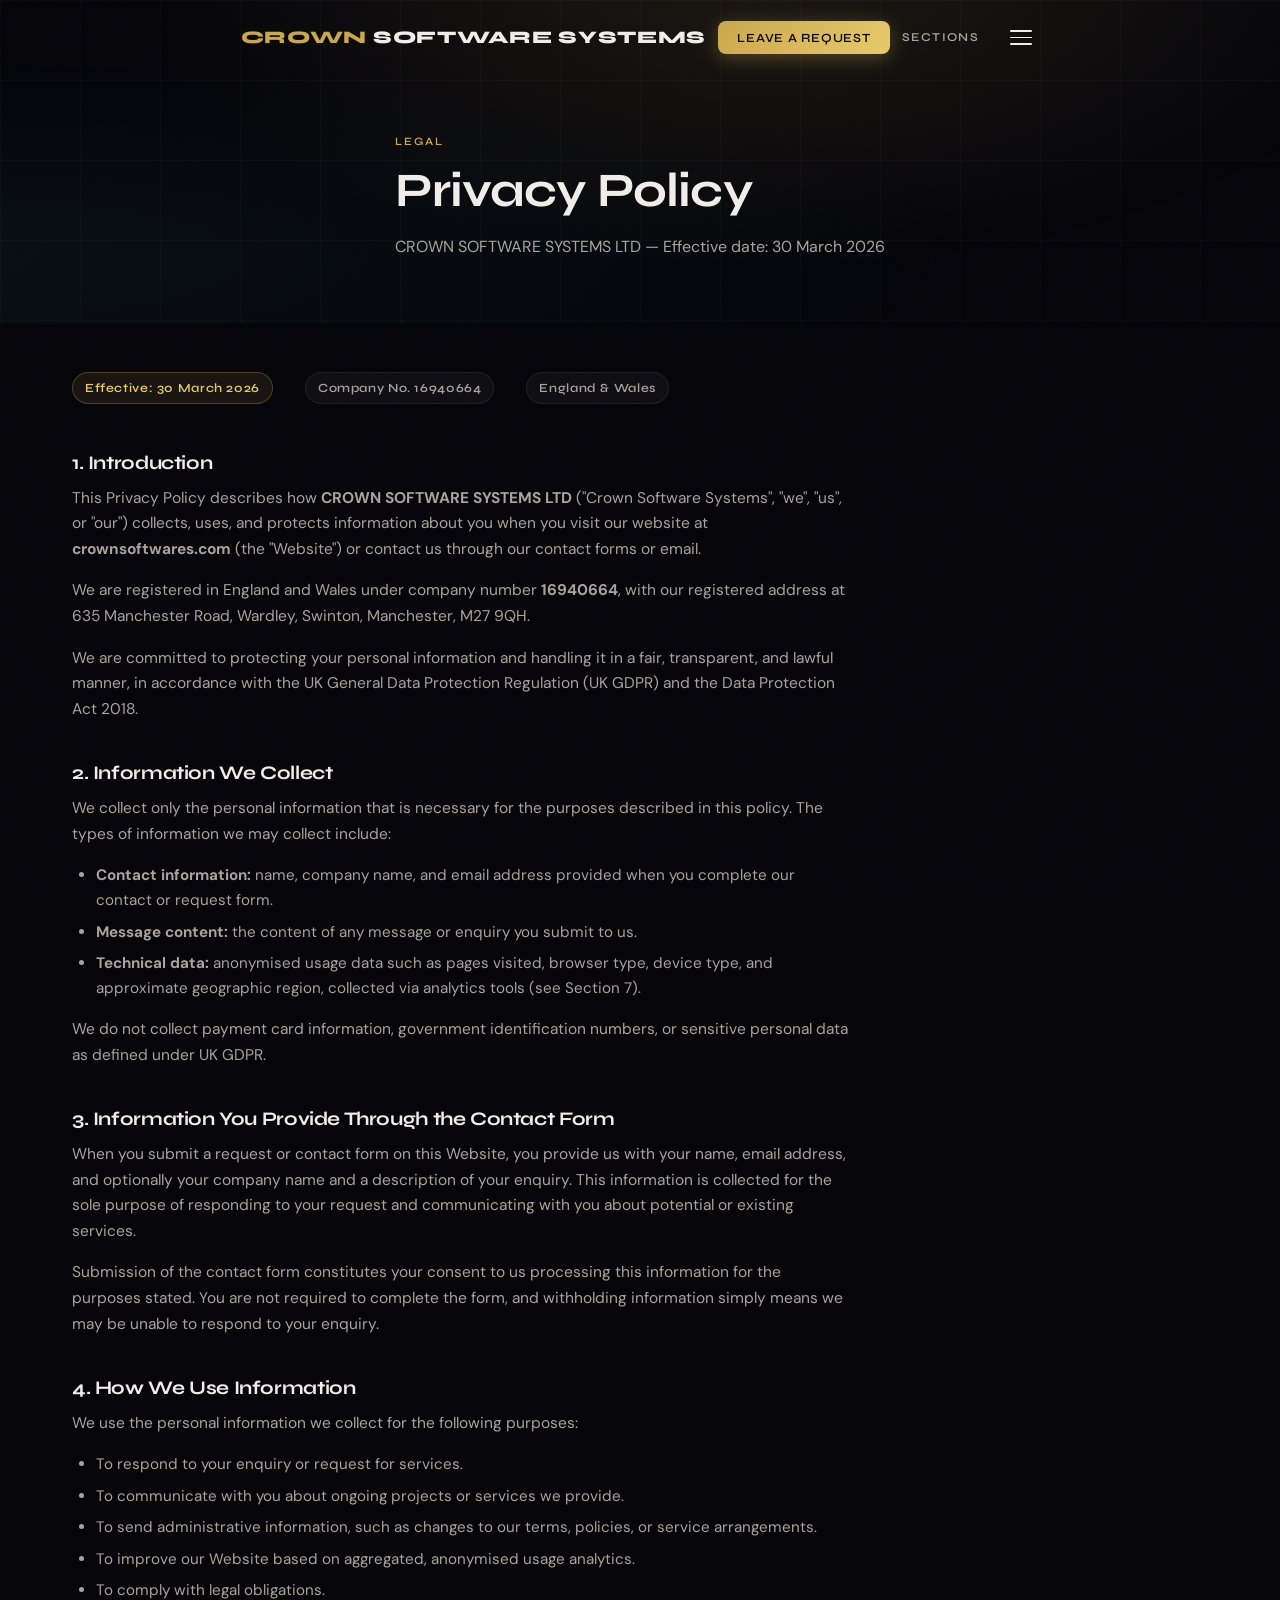
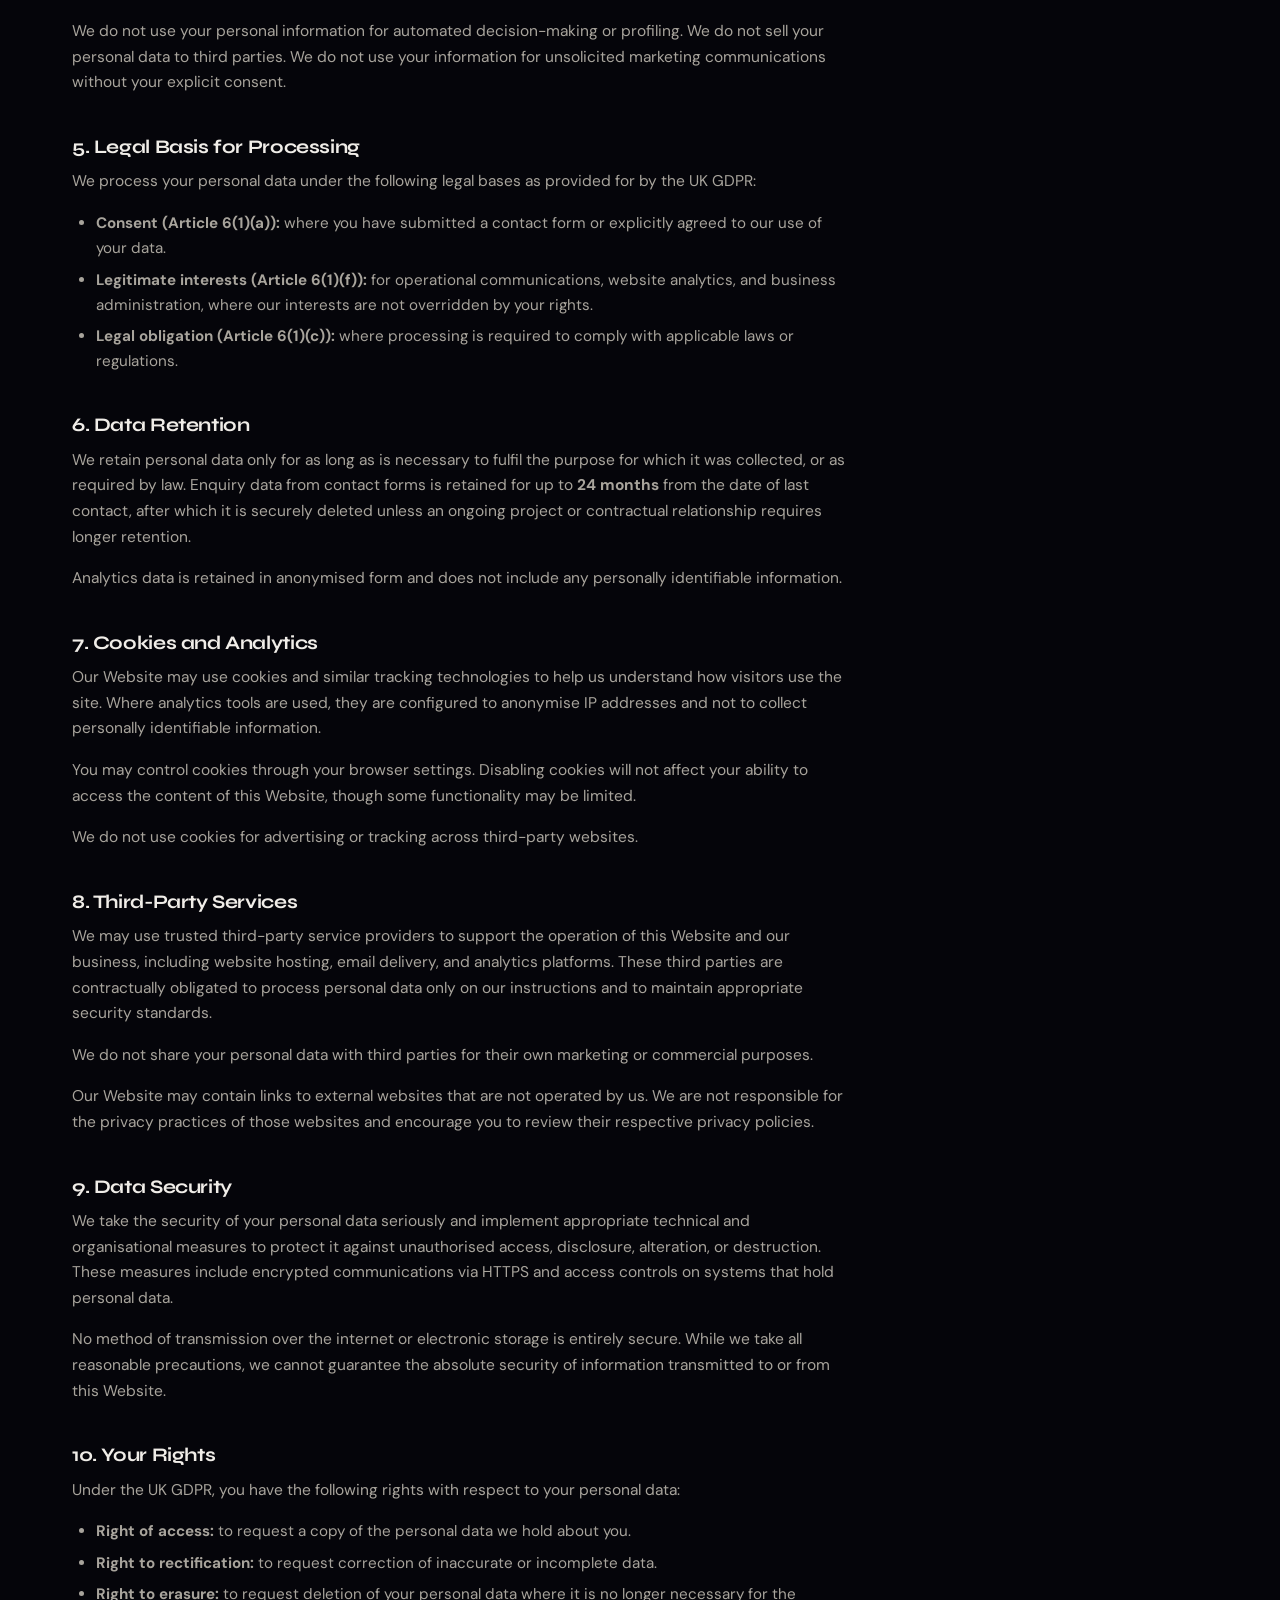
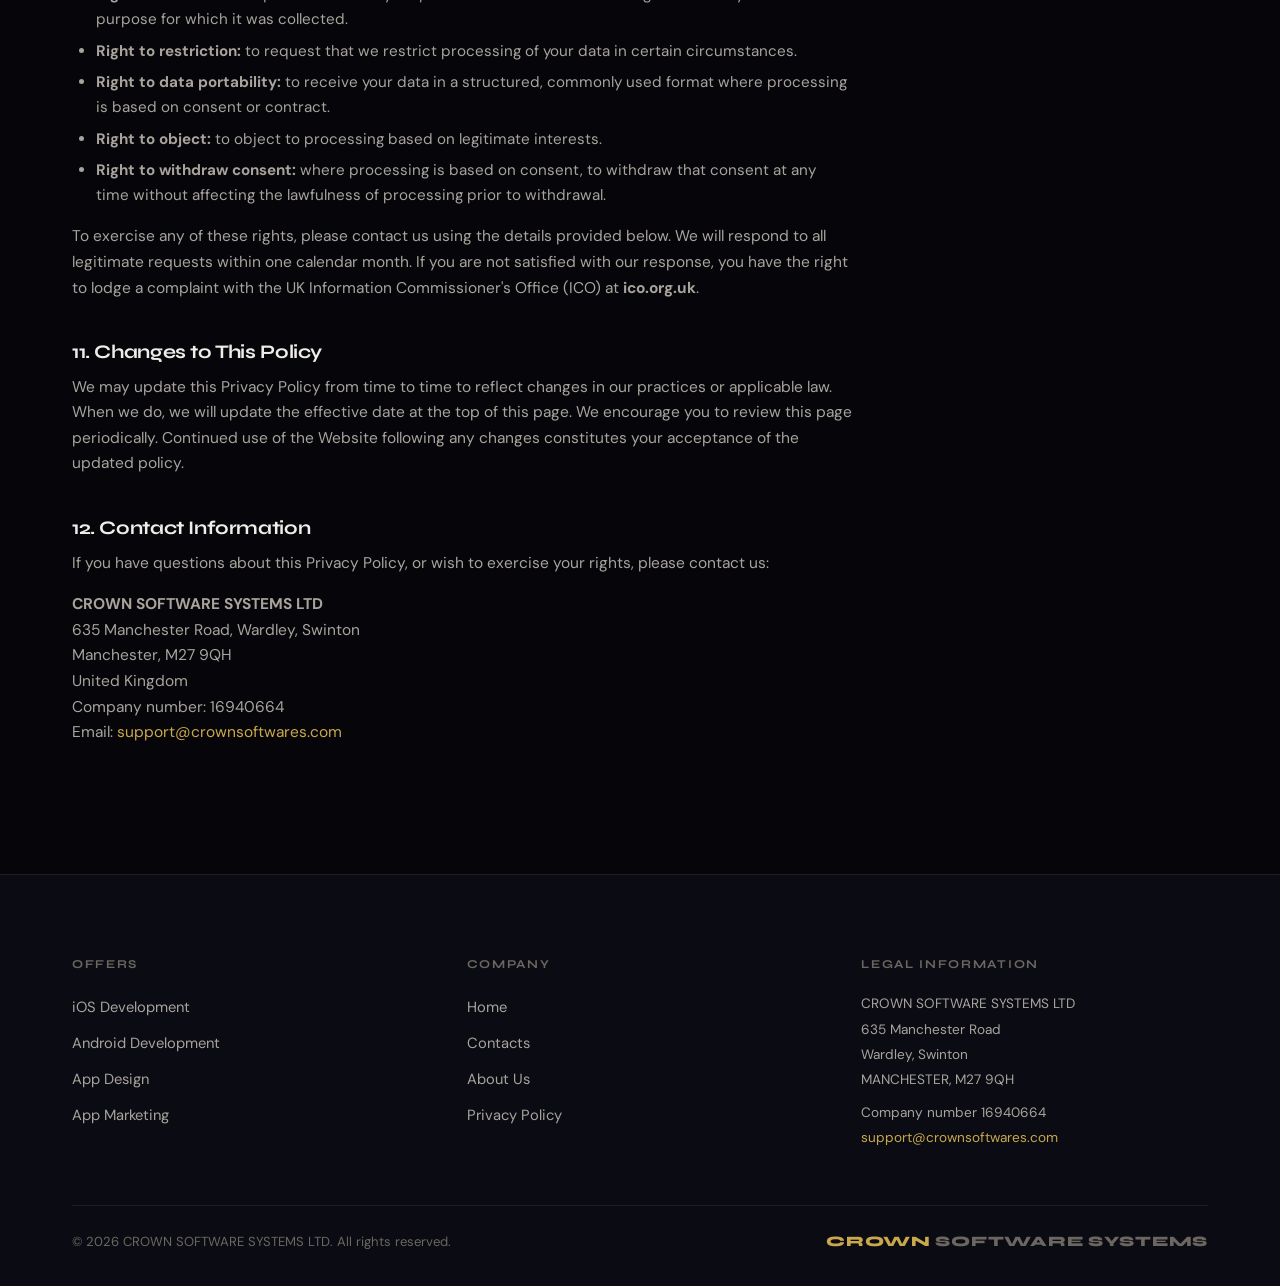
<file: policy/index.html>
<!DOCTYPE html>
<html lang="en">
<head>
  <meta charset="UTF-8"/>
  <meta name="viewport" content="width=device-width, initial-scale=1.0"/>
  <title>Privacy Policy — Crown Software Systems</title>
  <meta name="description" content="Privacy Policy for Crown Software Systems LTD. Effective 30 March 2026. How we collect, use, and protect your personal information."/>
  <meta property="og:title" content="Privacy Policy — Crown Software Systems"/>
  <meta property="og:type" content="website"/>
  <link rel="icon" href="../assets/images/logo.svg" type="image/svg+xml"/>
  <link rel="stylesheet" href="../assets/css/main.css"/>
  <link rel="stylesheet" href="../assets/css/animations.css"/>
  <style>
    .policy-body { max-width: 780px; }
    .policy-body h3 { font-size: 1.2rem; margin-top: 2.5rem; margin-bottom: 0.75rem; color: var(--text); }
    .policy-body p { margin-bottom: 1rem; font-size: 0.97rem; }
    .policy-body ul { margin: 0.5rem 0 1rem 1.5rem; list-style: disc; }
    .policy-body ul li { color: var(--text2); font-size: 0.95rem; margin-bottom: 0.4rem; }
    .policy-body a { color: var(--gold); }
    .policy-body a:hover { color: var(--gold2); }
    .policy-meta { display: flex; gap: 2rem; flex-wrap: wrap; margin-bottom: 3rem; }
    .policy-meta .badge { font-size: 0.78rem; }
  </style>
</head>
<body>

<header class="header" role="banner">
  <div class="container">
    <div class="header__inner">
      <a href="../" class="header__logo"><span>CROWN</span> SOFTWARE SYSTEMS</a>
      <div class="header__center"><button class="btn btn-primary btn-sm" data-modal="request">Leave a Request</button></div>
      <div class="header__right">
        <span class="header__sections-label">Sections</span>
        <button class="burger" aria-label="Open navigation menu"><span class="burger__line"></span><span class="burger__line"></span><span class="burger__line"></span></button>
      </div>
    </div>
  </div>
</header>

<nav class="nav-overlay" role="navigation">
  <div class="nav-overlay__inner">
    <ul class="nav-overlay__list">
      <li class="nav-overlay__item"><a href="../" class="nav-overlay__link" data-page="home">Home</a></li>
      <li class="nav-overlay__item"><a href="../ios/" class="nav-overlay__link">iOS Development</a></li>
      <li class="nav-overlay__item"><a href="../android/" class="nav-overlay__link">Android Development</a></li>
      <li class="nav-overlay__item"><a href="../design/" class="nav-overlay__link">App Design</a></li>
      <li class="nav-overlay__item"><a href="../aso/" class="nav-overlay__link">App Marketing</a></li>
      <li class="nav-overlay__item"><a href="../about/" class="nav-overlay__link">About Us</a></li>
      <li class="nav-overlay__item"><a href="../contacts/" class="nav-overlay__link">Contacts</a></li>
    </ul>
    <div class="nav-overlay__cta"><button class="btn btn-primary btn-lg" data-modal="request">Leave a Request</button></div>
  </div>
</nav>

<section class="page-hero" style="min-height:36vh;">
  <div class="grid-bg"></div>
  <div class="container" style="position:relative;z-index:2;">
    <p class="label hero-anim-1">Legal</p>
    <h1 class="hero-anim-2" style="font-size:clamp(2rem,4vw,3rem);margin-top:0.75rem;margin-bottom:1rem;">Privacy Policy</h1>
    <p class="hero-anim-3" style="color:var(--text2);">CROWN SOFTWARE SYSTEMS LTD — Effective date: 30 March 2026</p>
  </div>
</section>

<section class="section" style="padding-top:3rem;">
  <div class="container">
    <div class="policy-body reveal">
      <div class="policy-meta">
        <span class="badge badge-gold">Effective: 30 March 2026</span>
        <span class="badge">Company No. 16940664</span>
        <span class="badge">England &amp; Wales</span>
      </div>

      <h3>1. Introduction</h3>
      <p>This Privacy Policy describes how <strong>CROWN SOFTWARE SYSTEMS LTD</strong> ("Crown Software Systems", "we", "us", or "our") collects, uses, and protects information about you when you visit our website at <strong>crownsoftwares.com</strong> (the "Website") or contact us through our contact forms or email.</p>
      <p>We are registered in England and Wales under company number <strong>16940664</strong>, with our registered address at 635 Manchester Road, Wardley, Swinton, Manchester, M27 9QH.</p>
      <p>We are committed to protecting your personal information and handling it in a fair, transparent, and lawful manner, in accordance with the UK General Data Protection Regulation (UK GDPR) and the Data Protection Act 2018.</p>

      <h3>2. Information We Collect</h3>
      <p>We collect only the personal information that is necessary for the purposes described in this policy. The types of information we may collect include:</p>
      <ul>
        <li><strong>Contact information:</strong> name, company name, and email address provided when you complete our contact or request form.</li>
        <li><strong>Message content:</strong> the content of any message or enquiry you submit to us.</li>
        <li><strong>Technical data:</strong> anonymised usage data such as pages visited, browser type, device type, and approximate geographic region, collected via analytics tools (see Section 7).</li>
      </ul>
      <p>We do not collect payment card information, government identification numbers, or sensitive personal data as defined under UK GDPR.</p>

      <h3>3. Information You Provide Through the Contact Form</h3>
      <p>When you submit a request or contact form on this Website, you provide us with your name, email address, and optionally your company name and a description of your enquiry. This information is collected for the sole purpose of responding to your request and communicating with you about potential or existing services.</p>
      <p>Submission of the contact form constitutes your consent to us processing this information for the purposes stated. You are not required to complete the form, and withholding information simply means we may be unable to respond to your enquiry.</p>

      <h3>4. How We Use Information</h3>
      <p>We use the personal information we collect for the following purposes:</p>
      <ul>
        <li>To respond to your enquiry or request for services.</li>
        <li>To communicate with you about ongoing projects or services we provide.</li>
        <li>To send administrative information, such as changes to our terms, policies, or service arrangements.</li>
        <li>To improve our Website based on aggregated, anonymised usage analytics.</li>
        <li>To comply with legal obligations.</li>
      </ul>
      <p>We do not use your personal information for automated decision-making or profiling. We do not sell your personal data to third parties. We do not use your information for unsolicited marketing communications without your explicit consent.</p>

      <h3>5. Legal Basis for Processing</h3>
      <p>We process your personal data under the following legal bases as provided for by the UK GDPR:</p>
      <ul>
        <li><strong>Consent (Article 6(1)(a)):</strong> where you have submitted a contact form or explicitly agreed to our use of your data.</li>
        <li><strong>Legitimate interests (Article 6(1)(f)):</strong> for operational communications, website analytics, and business administration, where our interests are not overridden by your rights.</li>
        <li><strong>Legal obligation (Article 6(1)(c)):</strong> where processing is required to comply with applicable laws or regulations.</li>
      </ul>

      <h3>6. Data Retention</h3>
      <p>We retain personal data only for as long as is necessary to fulfil the purpose for which it was collected, or as required by law. Enquiry data from contact forms is retained for up to <strong>24 months</strong> from the date of last contact, after which it is securely deleted unless an ongoing project or contractual relationship requires longer retention.</p>
      <p>Analytics data is retained in anonymised form and does not include any personally identifiable information.</p>

      <h3>7. Cookies and Analytics</h3>
      <p>Our Website may use cookies and similar tracking technologies to help us understand how visitors use the site. Where analytics tools are used, they are configured to anonymise IP addresses and not to collect personally identifiable information.</p>
      <p>You may control cookies through your browser settings. Disabling cookies will not affect your ability to access the content of this Website, though some functionality may be limited.</p>
      <p>We do not use cookies for advertising or tracking across third-party websites.</p>

      <h3>8. Third-Party Services</h3>
      <p>We may use trusted third-party service providers to support the operation of this Website and our business, including website hosting, email delivery, and analytics platforms. These third parties are contractually obligated to process personal data only on our instructions and to maintain appropriate security standards.</p>
      <p>We do not share your personal data with third parties for their own marketing or commercial purposes.</p>
      <p>Our Website may contain links to external websites that are not operated by us. We are not responsible for the privacy practices of those websites and encourage you to review their respective privacy policies.</p>

      <h3>9. Data Security</h3>
      <p>We take the security of your personal data seriously and implement appropriate technical and organisational measures to protect it against unauthorised access, disclosure, alteration, or destruction. These measures include encrypted communications via HTTPS and access controls on systems that hold personal data.</p>
      <p>No method of transmission over the internet or electronic storage is entirely secure. While we take all reasonable precautions, we cannot guarantee the absolute security of information transmitted to or from this Website.</p>

      <h3>10. Your Rights</h3>
      <p>Under the UK GDPR, you have the following rights with respect to your personal data:</p>
      <ul>
        <li><strong>Right of access:</strong> to request a copy of the personal data we hold about you.</li>
        <li><strong>Right to rectification:</strong> to request correction of inaccurate or incomplete data.</li>
        <li><strong>Right to erasure:</strong> to request deletion of your personal data where it is no longer necessary for the purpose for which it was collected.</li>
        <li><strong>Right to restriction:</strong> to request that we restrict processing of your data in certain circumstances.</li>
        <li><strong>Right to data portability:</strong> to receive your data in a structured, commonly used format where processing is based on consent or contract.</li>
        <li><strong>Right to object:</strong> to object to processing based on legitimate interests.</li>
        <li><strong>Right to withdraw consent:</strong> where processing is based on consent, to withdraw that consent at any time without affecting the lawfulness of processing prior to withdrawal.</li>
      </ul>
      <p>To exercise any of these rights, please contact us using the details provided below. We will respond to all legitimate requests within one calendar month. If you are not satisfied with our response, you have the right to lodge a complaint with the UK Information Commissioner's Office (ICO) at <strong>ico.org.uk</strong>.</p>

      <h3>11. Changes to This Policy</h3>
      <p>We may update this Privacy Policy from time to time to reflect changes in our practices or applicable law. When we do, we will update the effective date at the top of this page. We encourage you to review this page periodically. Continued use of the Website following any changes constitutes your acceptance of the updated policy.</p>

      <h3>12. Contact Information</h3>
      <p>If you have questions about this Privacy Policy, or wish to exercise your rights, please contact us:</p>
      <p>
        <strong>CROWN SOFTWARE SYSTEMS LTD</strong><br/>
        635 Manchester Road, Wardley, Swinton<br/>
        Manchester, M27 9QH<br/>
        United Kingdom<br/>
        Company number: 16940664<br/>
        Email: <a href="mailto:support@crownsoftwares.com">support@crownsoftwares.com</a>
      </p>
    </div>
  </div>
</section>

<footer class="footer" role="contentinfo">
  <div class="container">
    <div class="footer__grid">
      <div><p class="footer__col-title">Offers</p><ul class="footer__links"><li><a href="../ios/" class="footer__link">iOS Development</a></li><li><a href="../android/" class="footer__link">Android Development</a></li><li><a href="../design/" class="footer__link">App Design</a></li><li><a href="../aso/" class="footer__link">App Marketing</a></li></ul></div>
      <div><p class="footer__col-title">Company</p><ul class="footer__links"><li><a href="../" class="footer__link">Home</a></li><li><a href="../contacts/" class="footer__link">Contacts</a></li><li><a href="../about/" class="footer__link">About Us</a></li><li><a href="../policy/" class="footer__link">Privacy Policy</a></li></ul></div>
      <div><p class="footer__col-title">Legal Information</p><div class="footer__legal"><p>CROWN SOFTWARE SYSTEMS LTD</p><p>635 Manchester Road</p><p>Wardley, Swinton</p><p>MANCHESTER, M27 9QH</p><p style="margin-top:0.5rem;">Company number 16940664</p><p><a href="mailto:support@crownsoftwares.com">support@crownsoftwares.com</a></p></div></div>
    </div>
    <div class="footer__bottom"><p class="footer__copy">© 2026 CROWN SOFTWARE SYSTEMS LTD. All rights reserved.</p><span class="footer__logo-text"><span>CROWN</span> SOFTWARE SYSTEMS</span></div>
  </div>
</footer>

<div class="modal-overlay" role="dialog" aria-modal="true" aria-labelledby="modal-title">
  <div class="modal">
    <button class="modal__close" aria-label="Close modal">✕</button>
    <p class="label">Get in Touch</p>
    <h3 id="modal-title">Leave a Request</h3>
    <div class="modal-form-body">
      <form class="modal-form" novalidate style="margin-top:1.5rem;">
        <div class="form-group"><label class="form-label" for="modal-name">Name</label><input class="form-input" type="text" id="modal-name" name="name" placeholder="Your full name"/></div>
        <div class="form-group"><label class="form-label" for="modal-company">Company</label><input class="form-input" type="text" id="modal-company" name="company" placeholder="Company name (optional)"/></div>
        <div class="form-group"><label class="form-label" for="modal-email">Email</label><input class="form-input" type="email" id="modal-email" name="email" placeholder="your@email.com"/></div>
        <div class="form-group"><label class="form-label" for="modal-comment">Comment</label><textarea class="form-input" id="modal-comment" name="comment" placeholder="Tell us about your project…"></textarea></div>
        <button type="submit" class="btn btn-primary modal-submit" style="width:100%;justify-content:center;">Send Request</button>
        <p class="form-consent">By clicking "Send Request", you agree to the processing of personal data in accordance with the <a href="../policy/">Privacy Policy</a>.</p>
      </form>
    </div>
    <div class="modal__success"><div class="success-icon">✦</div><h4>Request Received</h4><p style="color:var(--text2);font-size:0.92rem;margin-top:0.5rem;">Thank you. We will be in touch within one business day.</p></div>
  </div>
</div>
<script src="../assets/js/main.js"></script>
<script src="../assets/js/modal.js"></script>
</body>
</html>
</file>
<file: assets/css/main.css>
/* ============================================================
   CROWN SOFTWARE SYSTEMS — Main Stylesheet
   ============================================================ */

@import url('https://fonts.googleapis.com/css2?family=Syne:wght@400;500;600;700;800&family=DM+Sans:ital,opsz,wght@0,9..40,300;0,9..40,400;0,9..40,500;1,9..40,300&display=swap');

/* ── Variables ─────────────────────────────────────────────── */
:root {
  --bg:        #05050a;
  --bg2:       #0b0b14;
  --bg3:       #10101e;
  --surface:   rgba(255,255,255,0.04);
  --border:    rgba(255,255,255,0.08);
  --border2:   rgba(255,255,255,0.14);

  --gold:      #c9a84c;
  --gold2:     #e8c96b;
  --gold-glow: rgba(201,168,76,0.18);
  --cyan:      #4ecdc4;
  --cyan-glow: rgba(78,205,196,0.15);

  --text:      #f0ede8;
  --text2:     #a8a49c;
  --text3:     #6b6760;

  --ff-display: 'Syne', sans-serif;
  --ff-body:    'DM Sans', sans-serif;

  --r:  8px;
  --r2: 16px;
  --r3: 24px;

  --shadow: 0 8px 40px rgba(0,0,0,0.6);
  --shadow2: 0 2px 12px rgba(0,0,0,0.4);
  --glow-gold: 0 0 40px rgba(201,168,76,0.3);

  --transition: 0.35s cubic-bezier(0.4,0,0.2,1);
  --transition-fast: 0.18s cubic-bezier(0.4,0,0.2,1);

  --max-w: 1200px;
  --header-h: 76px;
}

/* ── Reset ─────────────────────────────────────────────────── */
*, *::before, *::after { box-sizing: border-box; margin: 0; padding: 0; }
html { scroll-behavior: smooth; font-size: 16px; }
body {
  font-family: var(--ff-body);
  background: var(--bg);
  color: var(--text);
  line-height: 1.65;
  overflow-x: hidden;
  -webkit-font-smoothing: antialiased;
}
img, svg { display: block; max-width: 100%; }
a { color: inherit; text-decoration: none; }
ul, ol { list-style: none; }
button { border: none; background: none; cursor: pointer; font-family: inherit; }
input, textarea { font-family: inherit; }

/* ── Typography ────────────────────────────────────────────── */
h1,h2,h3,h4,h5 { font-family: var(--ff-display); font-weight: 700; line-height: 1.12; letter-spacing: -0.02em; }
h1 { font-size: clamp(2.8rem, 7vw, 5.5rem); }
h2 { font-size: clamp(2rem, 4.5vw, 3.5rem); }
h3 { font-size: clamp(1.3rem, 2.5vw, 1.8rem); }
h4 { font-size: 1.15rem; font-weight: 600; }
p  { font-size: 1rem; color: var(--text2); }

.label {
  font-family: var(--ff-display);
  font-size: 0.7rem;
  font-weight: 600;
  letter-spacing: 0.18em;
  text-transform: uppercase;
  color: var(--gold);
}
.text-gradient {
  background: linear-gradient(120deg, var(--gold2) 0%, var(--cyan) 100%);
  -webkit-background-clip: text;
  -webkit-text-fill-color: transparent;
  background-clip: text;
}

/* ── Layout ────────────────────────────────────────────────── */
.container {
  max-width: var(--max-w);
  margin: 0 auto;
  padding: 0 2rem;
}
.section {
  padding: 7rem 0;
  position: relative;
}
.section-sm { padding: 4rem 0; }

/* ── Header ────────────────────────────────────────────────── */
.header {
  position: fixed;
  top: 0; left: 0; right: 0;
  z-index: 1000;
  height: var(--header-h);
  display: flex;
  align-items: center;
  transition: background var(--transition), backdrop-filter var(--transition), border-bottom var(--transition);
  border-bottom: 1px solid transparent;
}
.header.scrolled {
  background: rgba(5,5,10,0.85);
  backdrop-filter: blur(20px) saturate(1.5);
  border-bottom-color: var(--border);
}
.header__inner {
  display: flex;
  align-items: center;
  justify-content: space-between;
  width: 100%;
}
.header__logo {
  font-family: var(--ff-display);
  font-size: 1.1rem;
  font-weight: 800;
  letter-spacing: 0.04em;
  color: var(--text);
  transition: color var(--transition-fast);
  white-space: nowrap;
}
.header__logo span { color: var(--gold); }
.header__logo:hover { color: var(--gold2); }

.header__center { display: flex; align-items: center; gap: 1rem; }

.header__right {
  display: flex;
  align-items: center;
  gap: 1.5rem;
}
.header__sections-label {
  font-family: var(--ff-display);
  font-size: 0.75rem;
  font-weight: 600;
  letter-spacing: 0.12em;
  text-transform: uppercase;
  color: var(--text2);
  transition: color var(--transition-fast);
}
.header__sections-label:hover { color: var(--text); }

/* Burger */
.burger {
  width: 36px; height: 36px;
  display: flex; flex-direction: column;
  justify-content: center; align-items: center;
  gap: 5px; cursor: pointer;
  position: relative; z-index: 1100;
}
.burger__line {
  width: 22px; height: 1.5px;
  background: var(--text);
  border-radius: 2px;
  transition: transform 0.35s cubic-bezier(0.4,0,0.2,1), opacity 0.25s, width 0.25s;
  transform-origin: center;
}
.burger.open .burger__line:nth-child(1) { transform: translateY(6.5px) rotate(45deg); }
.burger.open .burger__line:nth-child(2) { opacity: 0; width: 0; }
.burger.open .burger__line:nth-child(3) { transform: translateY(-6.5px) rotate(-45deg); }

/* ── Buttons ────────────────────────────────────────────────── */
.btn {
  display: inline-flex; align-items: center; justify-content: center;
  gap: 0.5rem;
  padding: 0.75rem 1.75rem;
  border-radius: var(--r);
  font-family: var(--ff-display);
  font-size: 0.85rem;
  font-weight: 600;
  letter-spacing: 0.06em;
  text-transform: uppercase;
  transition: all var(--transition);
  white-space: nowrap;
  position: relative;
  overflow: hidden;
}
.btn::after {
  content: '';
  position: absolute; inset: 0;
  background: linear-gradient(120deg, transparent 30%, rgba(255,255,255,0.08) 50%, transparent 70%);
  transform: translateX(-100%);
  transition: transform 0.5s;
}
.btn:hover::after { transform: translateX(100%); }

.btn-primary {
  background: linear-gradient(135deg, var(--gold) 0%, var(--gold2) 100%);
  color: #0a0a0f;
  box-shadow: 0 4px 20px rgba(201,168,76,0.35);
}
.btn-primary:hover {
  transform: translateY(-2px);
  box-shadow: 0 8px 32px rgba(201,168,76,0.55);
}

.btn-outline {
  background: transparent;
  color: var(--text);
  border: 1px solid var(--border2);
}
.btn-outline:hover {
  background: var(--surface);
  border-color: var(--gold);
  color: var(--gold2);
  transform: translateY(-2px);
}

.btn-ghost {
  background: var(--surface);
  color: var(--text2);
  border: 1px solid var(--border);
}
.btn-ghost:hover { background: rgba(255,255,255,0.07); color: var(--text); border-color: var(--border2); }

.btn-lg { padding: 1rem 2.25rem; font-size: 0.9rem; border-radius: var(--r2); }
.btn-sm { padding: 0.55rem 1.2rem; font-size: 0.78rem; }

/* ── Nav Overlay ────────────────────────────────────────────── */
.nav-overlay {
  position: fixed; inset: 0; z-index: 1050;
  background: rgba(5,5,10,0.97);
  backdrop-filter: blur(24px);
  display: flex; align-items: center; justify-content: center;
  opacity: 0; pointer-events: none;
  transition: opacity 0.4s cubic-bezier(0.4,0,0.2,1);
}
.nav-overlay.open { opacity: 1; pointer-events: all; }
.nav-overlay__inner { text-align: center; }
.nav-overlay__list { display: flex; flex-direction: column; gap: 0.25rem; margin-bottom: 2.5rem; }
.nav-overlay__item { overflow: hidden; }
.nav-overlay__link {
  display: block;
  font-family: var(--ff-display);
  font-size: clamp(2rem, 6vw, 4rem);
  font-weight: 700;
  letter-spacing: -0.02em;
  color: var(--text);
  padding: 0.15rem 0;
  transition: color var(--transition-fast);
  transform: translateY(100%);
  opacity: 0;
  transition: transform 0.5s cubic-bezier(0.4,0,0.2,1), opacity 0.5s, color 0.2s;
}
.nav-overlay.open .nav-overlay__link {
  transform: translateY(0); opacity: 1;
}
.nav-overlay__link:hover { color: var(--gold2); }
.nav-overlay__link.active { color: var(--gold); }

.nav-overlay__cta { opacity: 0; transform: translateY(20px); transition: all 0.5s 0.5s; }
.nav-overlay.open .nav-overlay__cta { opacity: 1; transform: translateY(0); }

/* ── Cards ─────────────────────────────────────────────────── */
.card {
  background: var(--surface);
  border: 1px solid var(--border);
  border-radius: var(--r3);
  padding: 2rem;
  transition: all var(--transition);
  position: relative;
  overflow: hidden;
}
.card::before {
  content: '';
  position: absolute; inset: 0;
  background: radial-gradient(circle at 60% 0%, var(--gold-glow), transparent 60%);
  opacity: 0;
  transition: opacity var(--transition);
}
.card:hover { border-color: rgba(201,168,76,0.3); transform: translateY(-6px); box-shadow: 0 20px 60px rgba(0,0,0,0.5), 0 0 40px rgba(201,168,76,0.08); }
.card:hover::before { opacity: 1; }

.card__icon {
  width: 52px; height: 52px;
  background: linear-gradient(135deg, var(--gold-glow), var(--cyan-glow));
  border: 1px solid var(--border2);
  border-radius: var(--r2);
  display: flex; align-items: center; justify-content: center;
  margin-bottom: 1.5rem;
  font-size: 1.4rem;
  transition: transform var(--transition);
}
.card:hover .card__icon { transform: scale(1.1) rotate(-3deg); }
.card h3, .card h4 { margin-bottom: 0.6rem; }
.card p { font-size: 0.92rem; }

/* ── Section Head ───────────────────────────────────────────── */
.section-head { margin-bottom: 4rem; }
.section-head .label { margin-bottom: 1rem; }
.section-head h2 { margin-bottom: 1rem; }
.section-head p { max-width: 540px; font-size: 1.05rem; }
.section-head.center { text-align: center; }
.section-head.center p { margin: 0 auto; }

/* ── Grid ───────────────────────────────────────────────────── */
.grid-2 { display: grid; grid-template-columns: repeat(2, 1fr); gap: 1.5rem; }
.grid-3 { display: grid; grid-template-columns: repeat(3, 1fr); gap: 1.5rem; }
.grid-4 { display: grid; grid-template-columns: repeat(4, 1fr); gap: 1.5rem; }
.grid-auto { display: grid; grid-template-columns: repeat(auto-fit, minmax(260px, 1fr)); gap: 1.5rem; }

/* ── Divider ────────────────────────────────────────────────── */
.divider {
  height: 1px;
  background: linear-gradient(90deg, transparent, var(--border2), transparent);
  margin: 0;
}

/* ── CTA Block ──────────────────────────────────────────────── */
.cta-block {
  background: linear-gradient(135deg, rgba(201,168,76,0.06) 0%, rgba(78,205,196,0.04) 100%);
  border: 1px solid var(--border);
  border-radius: var(--r3);
  padding: 4rem;
  text-align: center;
  position: relative;
  overflow: hidden;
}
.cta-block::before {
  content: '';
  position: absolute;
  top: -50%; left: 50%; transform: translateX(-50%);
  width: 600px; height: 600px;
  background: radial-gradient(ellipse, rgba(201,168,76,0.06), transparent 70%);
  pointer-events: none;
}
.cta-block h2 { margin-bottom: 1rem; }
.cta-block p { margin-bottom: 2rem; font-size: 1.1rem; max-width: 520px; margin-left: auto; margin-right: auto; }
.cta-block .btn-group { display: flex; justify-content: center; gap: 1rem; flex-wrap: wrap; }

/* ── Badge / Tag ────────────────────────────────────────────── */
.badge {
  display: inline-flex; align-items: center; gap: 0.4rem;
  padding: 0.3rem 0.75rem;
  background: var(--surface);
  border: 1px solid var(--border);
  border-radius: 100px;
  font-size: 0.78rem;
  font-family: var(--ff-display);
  font-weight: 600;
  color: var(--text2);
  letter-spacing: 0.05em;
}
.badge-gold { background: rgba(201,168,76,0.1); border-color: rgba(201,168,76,0.3); color: var(--gold2); }

/* ── Stat items ─────────────────────────────────────────────── */
.stat { text-align: center; }
.stat__num {
  font-family: var(--ff-display);
  font-size: clamp(2.2rem, 5vw, 3.5rem);
  font-weight: 800;
  letter-spacing: -0.03em;
  background: linear-gradient(135deg, var(--gold2), var(--cyan));
  -webkit-background-clip: text; -webkit-text-fill-color: transparent; background-clip: text;
}
.stat__label { font-size: 0.85rem; color: var(--text3); font-family: var(--ff-display); text-transform: uppercase; letter-spacing: 0.1em; margin-top: 0.25rem; }

/* ── Process Steps ──────────────────────────────────────────── */
.steps { display: flex; flex-direction: column; gap: 0; }
.step {
  display: grid;
  grid-template-columns: 80px 1fr;
  gap: 2rem;
  padding: 2rem 0;
  border-bottom: 1px solid var(--border);
  position: relative;
}
.step:last-child { border-bottom: none; }
.step__num {
  font-family: var(--ff-display);
  font-size: 0.75rem;
  font-weight: 700;
  letter-spacing: 0.12em;
  color: var(--gold);
  padding-top: 0.2rem;
}
.step__content h4 { margin-bottom: 0.4rem; }

/* ── Feature list ───────────────────────────────────────────── */
.feature-list { display: flex; flex-direction: column; gap: 1rem; }
.feature-item {
  display: flex; align-items: flex-start; gap: 1rem;
  padding: 1.25rem 1.5rem;
  background: var(--surface);
  border: 1px solid var(--border);
  border-radius: var(--r2);
  transition: all var(--transition);
}
.feature-item:hover { border-color: var(--border2); background: rgba(255,255,255,0.06); }
.feature-item__icon { font-size: 1.3rem; flex-shrink: 0; margin-top: 0.1rem; }
.feature-item h4 { margin-bottom: 0.25rem; font-size: 1rem; }
.feature-item p { font-size: 0.88rem; }

/* ── Page hero (inner pages) ────────────────────────────────── */
.page-hero {
  min-height: 52vh;
  display: flex; align-items: flex-end;
  padding-top: calc(var(--header-h) + 3rem);
  padding-bottom: 4rem;
  position: relative;
  overflow: hidden;
}
.page-hero::before {
  content: '';
  position: absolute; top: 0; left: 0; right: 0; bottom: 0;
  background: radial-gradient(ellipse at 60% -10%, rgba(201,168,76,0.12), transparent 60%),
              radial-gradient(ellipse at -10% 80%, rgba(78,205,196,0.06), transparent 55%);
  pointer-events: none;
}

/* ── Footer ─────────────────────────────────────────────────── */
.footer {
  background: var(--bg2);
  border-top: 1px solid var(--border);
  padding: 5rem 0 2rem;
}
.footer__grid {
  display: grid;
  grid-template-columns: repeat(3, 1fr);
  gap: 3rem;
  margin-bottom: 3.5rem;
}
.footer__col-title {
  font-family: var(--ff-display);
  font-size: 0.75rem;
  font-weight: 700;
  letter-spacing: 0.14em;
  text-transform: uppercase;
  color: var(--text3);
  margin-bottom: 1.25rem;
}
.footer__links { display: flex; flex-direction: column; gap: 0.6rem; }
.footer__link {
  color: var(--text2);
  font-size: 0.92rem;
  transition: color var(--transition-fast);
}
.footer__link:hover { color: var(--gold2); }
.footer__legal { display: flex; flex-direction: column; gap: 0.3rem; }
.footer__legal p { font-size: 0.85rem; line-height: 1.5; }
.footer__legal a { color: var(--gold); }
.footer__legal a:hover { color: var(--gold2); }
.footer__bottom {
  border-top: 1px solid var(--border);
  padding-top: 1.5rem;
  display: flex; align-items: center; justify-content: space-between;
  flex-wrap: wrap; gap: 1rem;
}
.footer__copy { font-size: 0.82rem; color: var(--text3); }
.footer__logo-text {
  font-family: var(--ff-display);
  font-size: 0.9rem;
  font-weight: 800;
  letter-spacing: 0.05em;
  color: var(--text3);
}
.footer__logo-text span { color: var(--gold); }

/* ── Modal ──────────────────────────────────────────────────── */
.modal-overlay {
  position: fixed; inset: 0; z-index: 2000;
  background: rgba(5,5,10,0.88);
  backdrop-filter: blur(12px);
  display: flex; align-items: center; justify-content: center;
  padding: 1.5rem;
  opacity: 0; pointer-events: none;
  transition: opacity 0.35s cubic-bezier(0.4,0,0.2,1);
}
.modal-overlay.open { opacity: 1; pointer-events: all; }

.modal {
  background: var(--bg3);
  border: 1px solid var(--border2);
  border-radius: var(--r3);
  padding: 3rem;
  max-width: 520px;
  width: 100%;
  position: relative;
  transform: scale(0.94) translateY(20px);
  transition: transform 0.4s cubic-bezier(0.34,1.56,0.64,1), opacity 0.35s;
  opacity: 0;
  box-shadow: 0 40px 100px rgba(0,0,0,0.7), 0 0 60px rgba(201,168,76,0.06);
}
.modal-overlay.open .modal { transform: scale(1) translateY(0); opacity: 1; }

.modal__close {
  position: absolute; top: 1.25rem; right: 1.25rem;
  width: 36px; height: 36px;
  background: var(--surface); border: 1px solid var(--border); border-radius: 50%;
  display: flex; align-items: center; justify-content: center;
  cursor: pointer; color: var(--text2);
  transition: all var(--transition-fast);
  font-size: 1rem;
}
.modal__close:hover { background: rgba(255,255,255,0.1); color: var(--text); border-color: var(--border2); }

.modal h3 { margin-bottom: 0.5rem; }
.modal .label { margin-bottom: 1.5rem; }

.form-group { margin-bottom: 1.25rem; }
.form-label {
  display: block;
  font-size: 0.8rem;
  font-family: var(--ff-display);
  font-weight: 600;
  letter-spacing: 0.08em;
  text-transform: uppercase;
  color: var(--text3);
  margin-bottom: 0.45rem;
}
.form-input {
  width: 100%;
  background: var(--surface);
  border: 1px solid var(--border);
  border-radius: var(--r);
  padding: 0.8rem 1.1rem;
  color: var(--text);
  font-size: 0.95rem;
  transition: border-color var(--transition-fast), box-shadow var(--transition-fast);
  outline: none;
}
.form-input:focus {
  border-color: var(--gold);
  box-shadow: 0 0 0 3px rgba(201,168,76,0.12);
}
.form-input::placeholder { color: var(--text3); }
textarea.form-input { min-height: 90px; resize: vertical; }
.form-input.error { border-color: #e55; }

.form-consent {
  font-size: 0.78rem;
  color: var(--text3);
  margin-top: 1rem;
  line-height: 1.6;
}
.form-consent a { color: var(--gold); text-decoration: underline; text-underline-offset: 2px; }
.form-consent a:hover { color: var(--gold2); }

.modal__success {
  text-align: center; padding: 2rem 0;
  display: none;
}
.modal__success .success-icon { font-size: 3rem; margin-bottom: 1rem; }
.modal__success h4 { margin-bottom: 0.5rem; }

/* ── Helpers ────────────────────────────────────────────────── */
.flex { display: flex; }
.flex-col { flex-direction: column; }
.items-center { align-items: center; }
.justify-between { justify-content: space-between; }
.gap-1 { gap: 0.5rem; }
.gap-2 { gap: 1rem; }
.gap-3 { gap: 1.5rem; }
.mt-1 { margin-top: 0.5rem; }
.mt-2 { margin-top: 1rem; }
.mt-3 { margin-top: 1.5rem; }
.mb-2 { margin-bottom: 1rem; }
.mb-4 { margin-bottom: 2rem; }
.text-center { text-align: center; }
.text-gold { color: var(--gold2); }
.text-muted { color: var(--text2); }

/* ── Noise texture overlay ───────────────────────────────────── */
body::before {
  content: '';
  position: fixed; inset: 0; z-index: -1;
  background-image: url("data:image/svg+xml,%3Csvg viewBox='0 0 200 200' xmlns='http://www.w3.org/2000/svg'%3E%3Cfilter id='n'%3E%3CfeTurbulence type='fractalNoise' baseFrequency='0.9' numOctaves='4' stitchTiles='stitch'/%3E%3C/filter%3E%3Crect width='100%25' height='100%25' filter='url(%23n)' opacity='0.03'/%3E%3C/svg%3E");
  background-size: 200px;
  pointer-events: none;
  opacity: 0.4;
}

/* ── Contact cards ──────────────────────────────────────────── */
.contact-card {
  padding: 2rem;
  background: var(--surface);
  border: 1px solid var(--border);
  border-radius: var(--r3);
  display: flex; gap: 1.5rem; align-items: flex-start;
  transition: all var(--transition);
}
.contact-card:hover { border-color: var(--border2); transform: translateY(-3px); }
.contact-card__icon { font-size: 1.6rem; flex-shrink: 0; }
.contact-card h4 { margin-bottom: 0.3rem; }
.contact-card p, .contact-card a { font-size: 0.92rem; }
.contact-card a { color: var(--gold); }
.contact-card a:hover { color: var(--gold2); }

/* ── Responsive ──────────────────────────────────────────────── */
@media (max-width: 900px) {
  .grid-4 { grid-template-columns: repeat(2, 1fr); }
  .grid-3 { grid-template-columns: repeat(2, 1fr); }
  .footer__grid { grid-template-columns: 1fr 1fr; }
  .footer__grid > *:last-child { grid-column: 1 / -1; }
}
@media (max-width: 640px) {
  :root { --header-h: 64px; }
  .container { padding: 0 1.25rem; }
  .section { padding: 4.5rem 0; }
  .grid-2, .grid-3, .grid-4 { grid-template-columns: 1fr; }
  .footer__grid { grid-template-columns: 1fr; }
  .footer__grid > *:last-child { grid-column: auto; }
  .cta-block { padding: 2.5rem 1.5rem; }
  .modal { padding: 2rem 1.5rem; }
  .step { grid-template-columns: 50px 1fr; gap: 1rem; }
  .page-hero { min-height: 44vh; }
  .header__sections-label { display: none; }
}

@media (max-width: 1200px) {
  .header__center {
    display: none;
  }

  .header__sections-label {
    display: none;
  }
}

.header__inner {
  min-width: 0;
  gap: 12px;
}

.header__logo {
  min-width: 0;
  overflow: hidden;
  text-overflow: ellipsis;
}
</file>
<file: assets/css/animations.css>
/* ============================================================
   CROWN SOFTWARE SYSTEMS — Animations Stylesheet
   ============================================================ */

/* ── Reveal on Scroll ───────────────────────────────────────── */
.reveal {
  opacity: 0;
  transform: translateY(36px);
  transition: opacity 0.75s cubic-bezier(0.4,0,0.2,1),
              transform 0.75s cubic-bezier(0.4,0,0.2,1);
}
.reveal.in-view { opacity: 1; transform: translateY(0); }

.reveal-left {
  opacity: 0; transform: translateX(-40px);
  transition: opacity 0.7s cubic-bezier(0.4,0,0.2,1), transform 0.7s cubic-bezier(0.4,0,0.2,1);
}
.reveal-left.in-view { opacity: 1; transform: translateX(0); }

.reveal-right {
  opacity: 0; transform: translateX(40px);
  transition: opacity 0.7s cubic-bezier(0.4,0,0.2,1), transform 0.7s cubic-bezier(0.4,0,0.2,1);
}
.reveal-right.in-view { opacity: 1; transform: translateX(0); }

.reveal-scale {
  opacity: 0; transform: scale(0.9);
  transition: opacity 0.65s cubic-bezier(0.4,0,0.2,1), transform 0.65s cubic-bezier(0.34,1.26,0.64,1);
}
.reveal-scale.in-view { opacity: 1; transform: scale(1); }

/* Stagger delays */
.delay-1 { transition-delay: 0.08s !important; }
.delay-2 { transition-delay: 0.16s !important; }
.delay-3 { transition-delay: 0.24s !important; }
.delay-4 { transition-delay: 0.32s !important; }
.delay-5 { transition-delay: 0.40s !important; }
.delay-6 { transition-delay: 0.48s !important; }

/* ── Hero Entrance ──────────────────────────────────────────── */
@keyframes fadeUp {
  from { opacity: 0; transform: translateY(30px); }
  to   { opacity: 1; transform: translateY(0); }
}
@keyframes fadeIn {
  from { opacity: 0; }
  to   { opacity: 1; }
}
@keyframes scaleIn {
  from { opacity: 0; transform: scale(0.88); }
  to   { opacity: 1; transform: scale(1); }
}
@keyframes slideRight {
  from { opacity: 0; transform: translateX(-24px); }
  to   { opacity: 1; transform: translateX(0); }
}

.hero-anim-1 { animation: fadeUp 0.9s cubic-bezier(0.4,0,0.2,1) 0.1s both; }
.hero-anim-2 { animation: fadeUp 0.9s cubic-bezier(0.4,0,0.2,1) 0.25s both; }
.hero-anim-3 { animation: fadeUp 0.9s cubic-bezier(0.4,0,0.2,1) 0.4s both; }
.hero-anim-4 { animation: fadeUp 0.9s cubic-bezier(0.4,0,0.2,1) 0.55s both; }
.hero-anim-5 { animation: fadeIn 1.2s cubic-bezier(0.4,0,0.2,1) 0.7s both; }

/* ── Floating Blobs ─────────────────────────────────────────── */
@keyframes blobFloat {
  0%,100% { transform: translate(0,0) scale(1); }
  33%      { transform: translate(30px,-20px) scale(1.04); }
  66%      { transform: translate(-20px,15px) scale(0.97); }
}
@keyframes blobFloat2 {
  0%,100% { transform: translate(0,0) scale(1); }
  40%      { transform: translate(-25px,18px) scale(1.06); }
  70%      { transform: translate(15px,-25px) scale(0.96); }
}
@keyframes blobFloat3 {
  0%,100% { transform: translate(0,0) scale(1); }
  50%      { transform: translate(20px,30px) scale(1.03); }
}

.blob {
  position: absolute;
  border-radius: 50%;
  filter: blur(70px);
  pointer-events: none;
  will-change: transform;
}
.blob-1 {
  width: 600px; height: 600px;
  background: radial-gradient(ellipse, rgba(201,168,76,0.18), transparent 70%);
  animation: blobFloat 12s ease-in-out infinite;
}
.blob-2 {
  width: 500px; height: 500px;
  background: radial-gradient(ellipse, rgba(78,205,196,0.12), transparent 70%);
  animation: blobFloat2 15s ease-in-out infinite;
}
.blob-3 {
  width: 400px; height: 400px;
  background: radial-gradient(ellipse, rgba(180,120,255,0.08), transparent 70%);
  animation: blobFloat3 18s ease-in-out infinite;
}

/* ── Grain pulse ────────────────────────────────────────────── */
@keyframes grainPulse {
  0%,100% { opacity: 0.35; }
  50% { opacity: 0.5; }
}

/* ── Counter animation ──────────────────────────────────────── */
.counter { display: inline-block; }

/* ── Glow line ──────────────────────────────────────────────── */
@keyframes glowLine {
  0%   { transform: scaleX(0); opacity: 0; }
  50%  { opacity: 1; }
  100% { transform: scaleX(1); opacity: 1; }
}
.glow-line {
  height: 2px;
  background: linear-gradient(90deg, var(--gold), var(--cyan));
  transform-origin: left;
  transform: scaleX(0);
  border-radius: 2px;
  box-shadow: 0 0 12px rgba(201,168,76,0.5);
  transition: transform 1s cubic-bezier(0.4,0,0.2,1);
}
.glow-line.in-view { transform: scaleX(1); }

/* ── Typing cursor ──────────────────────────────────────────── */
@keyframes blink { 0%,100%{opacity:1} 50%{opacity:0} }
.cursor { display: inline-block; width: 3px; height: 1em; background: var(--gold); animation: blink 1s step-end infinite; vertical-align: middle; margin-left: 2px; border-radius: 1px; }

/* ── Shimmer on cards ────────────────────────────────────────── */
@keyframes shimmer {
  from { transform: translateX(-100%) skewX(-15deg); }
  to   { transform: translateX(200%) skewX(-15deg); }
}

/* ── Rotating gradient border ────────────────────────────────── */
@keyframes rotateGrad {
  from { --angle: 0deg; }
  to   { --angle: 360deg; }
}

/* ── Page transition ─────────────────────────────────────────── */
.page-transition-out { animation: fadeIn 0.3s reverse both; }

/* ── Hover lift ──────────────────────────────────────────────── */
.hover-lift { transition: transform var(--transition); }
.hover-lift:hover { transform: translateY(-4px); }

/* ── Subtle grid lines (bg decoration) ──────────────────────── */
.grid-bg {
  position: absolute; inset: 0; pointer-events: none;
  background-image:
    linear-gradient(rgba(255,255,255,0.025) 1px, transparent 1px),
    linear-gradient(90deg, rgba(255,255,255,0.025) 1px, transparent 1px);
  background-size: 80px 80px;
}

/* ── Pulsing dot ─────────────────────────────────────────────── */
@keyframes pulseDot {
  0%,100% { box-shadow: 0 0 0 0 rgba(201,168,76,0.4); }
  50%      { box-shadow: 0 0 0 8px rgba(201,168,76,0); }
}
.dot-live {
  width: 8px; height: 8px;
  background: var(--gold);
  border-radius: 50%;
  display: inline-block;
  animation: pulseDot 2s ease infinite;
}

/* ── Hero particle canvas ────────────────────────────────────── */
#hero-canvas {
  position: absolute; inset: 0;
  pointer-events: none;
  opacity: 0.5;
}

/* ── Tech badge row animation ────────────────────────────────── */
@keyframes scrollBadge {
  from { transform: translateX(0); }
  to   { transform: translateX(-50%); }
}
.badge-track-inner {
  display: flex; gap: 1rem; width: max-content;
  animation: scrollBadge 22s linear infinite;
}
.badge-track { overflow: hidden; }
.badge-track:hover .badge-track-inner { animation-play-state: paused; }
</file>
